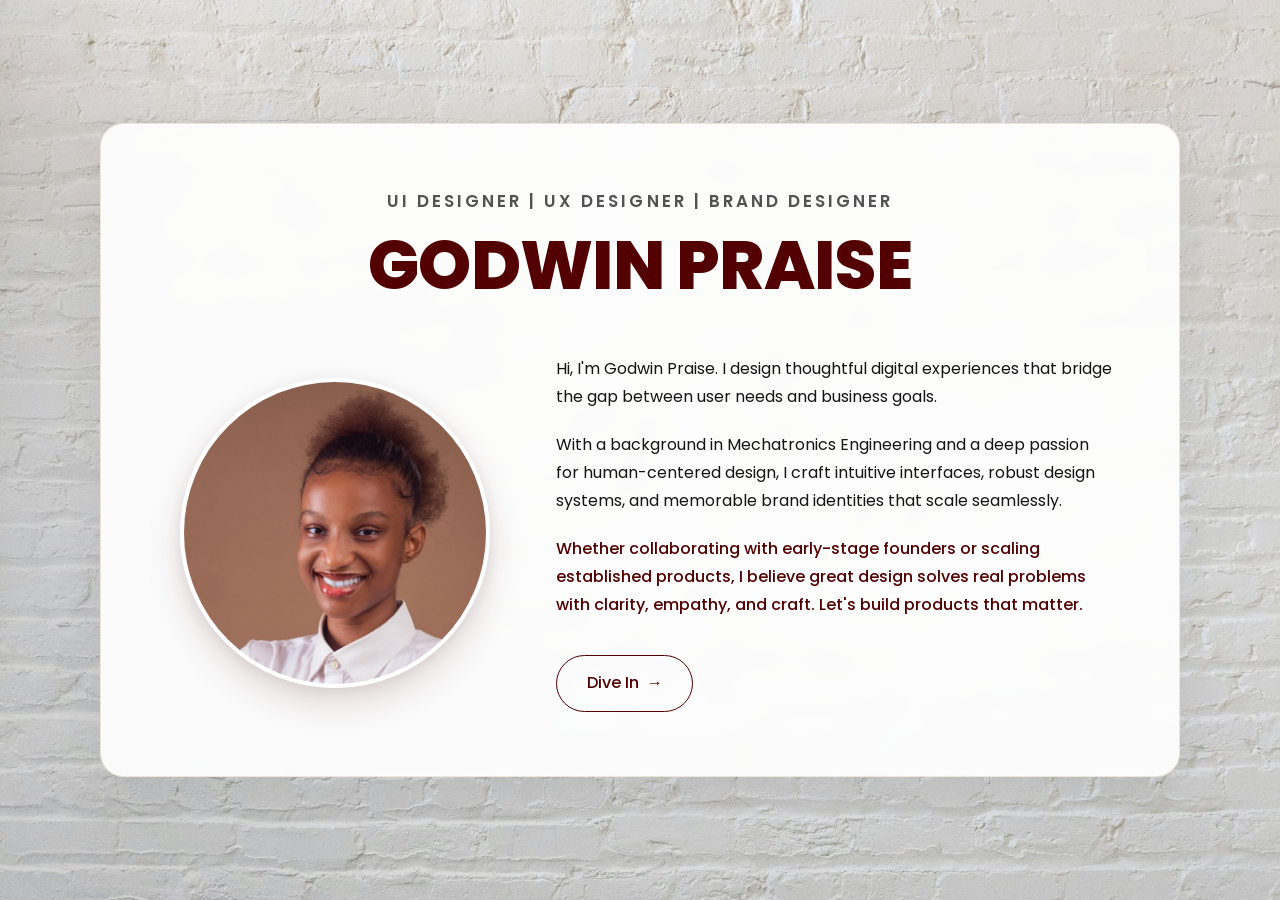
<file: index.html>
<!DOCTYPE html>
<html lang="en">
<head>
  <meta charset="UTF-8" />
  <meta name="viewport" content="width=device-width, initial-scale=1.0" />
  <title>Godwin Praise — UI, UX &amp; Brand Designer</title>
  <meta name="description" content="Portfolio of Godwin Praise, a UI, UX and brand designer creating clean, user-focused digital experiences that solve real user problems." />
  
  <!-- Favicon -->
  <link rel="icon" href="data:image/svg+xml,<svg xmlns=%22http://www.w3.org/2000/svg%22 viewBox=%220 0 100 100%22><rect width=%22100%22 height=%22100%22 rx=%2224%22 fill=%22%23520002%22/><text x=%2250%22 y=%2266%22 font-family=%22system-ui,sans-serif%22 font-weight=%22800%22 font-size=%2254%22 fill=%22%23FBF5E9%22 text-anchor=%22middle%22>P</text></svg>">
  
  <!-- Stylesheets -->
  <link rel="stylesheet" href="css/main.css?v=6" />
  <link rel="stylesheet" href="css/pages.css?v=6" />
</head>
<body class="welcome-body">

  <main class="welcome-card-wrapper" role="main">
    <header class="welcome-header">
      <p class="welcome-caption">UI DESIGNER | UX DESIGNER | BRAND DESIGNER</p>
      <h1 class="welcome-title">GODWIN PRAISE</h1>
    </header>

    <div class="welcome-content-grid">
      <!-- Portrait Photo with Offset Ring -->
      <div class="welcome-photo-container">
        <div class="welcome-photo-wrapper">
          <img 
            src="assets/images/godwin-praise-portrait.jpg" 
            alt="Godwin Praise smiling portrait" 
            class="welcome-photo-img" 
            width="310" 
            height="310"
            loading="eager"
            fetchpriority="high"
          />
        </div>
      </div>

      <!-- Intro Paragraphs & Action Button -->
      <div class="welcome-bio-column">
        <p>
          Hi, I'm Godwin Praise. I design thoughtful digital experiences that bridge the gap between user needs and business goals.
        </p>
        <p>
          With a background in Mechatronics Engineering and a deep passion for human-centered design, I craft intuitive interfaces, robust design systems, and memorable brand identities that scale seamlessly.
        </p>
        <p>
          Whether collaborating with early-stage founders or scaling established products, I believe great design solves real problems with clarity, empathy, and craft. Let's build products that matter.
        </p>
        <div class="welcome-btn-wrap">
          <a href="home.html" class="btn btn-outline" id="welcome-dive-in-btn">
            Dive In <span class="btn-arrow" aria-hidden="true">→</span>
          </a>
        </div>
      </div>
    </div>
  </main>

  <!-- Site Config & Interactive Script -->
  <script src="js/config.js"></script>
  <script src="js/main.js"></script>
</body>
</html>
</file>
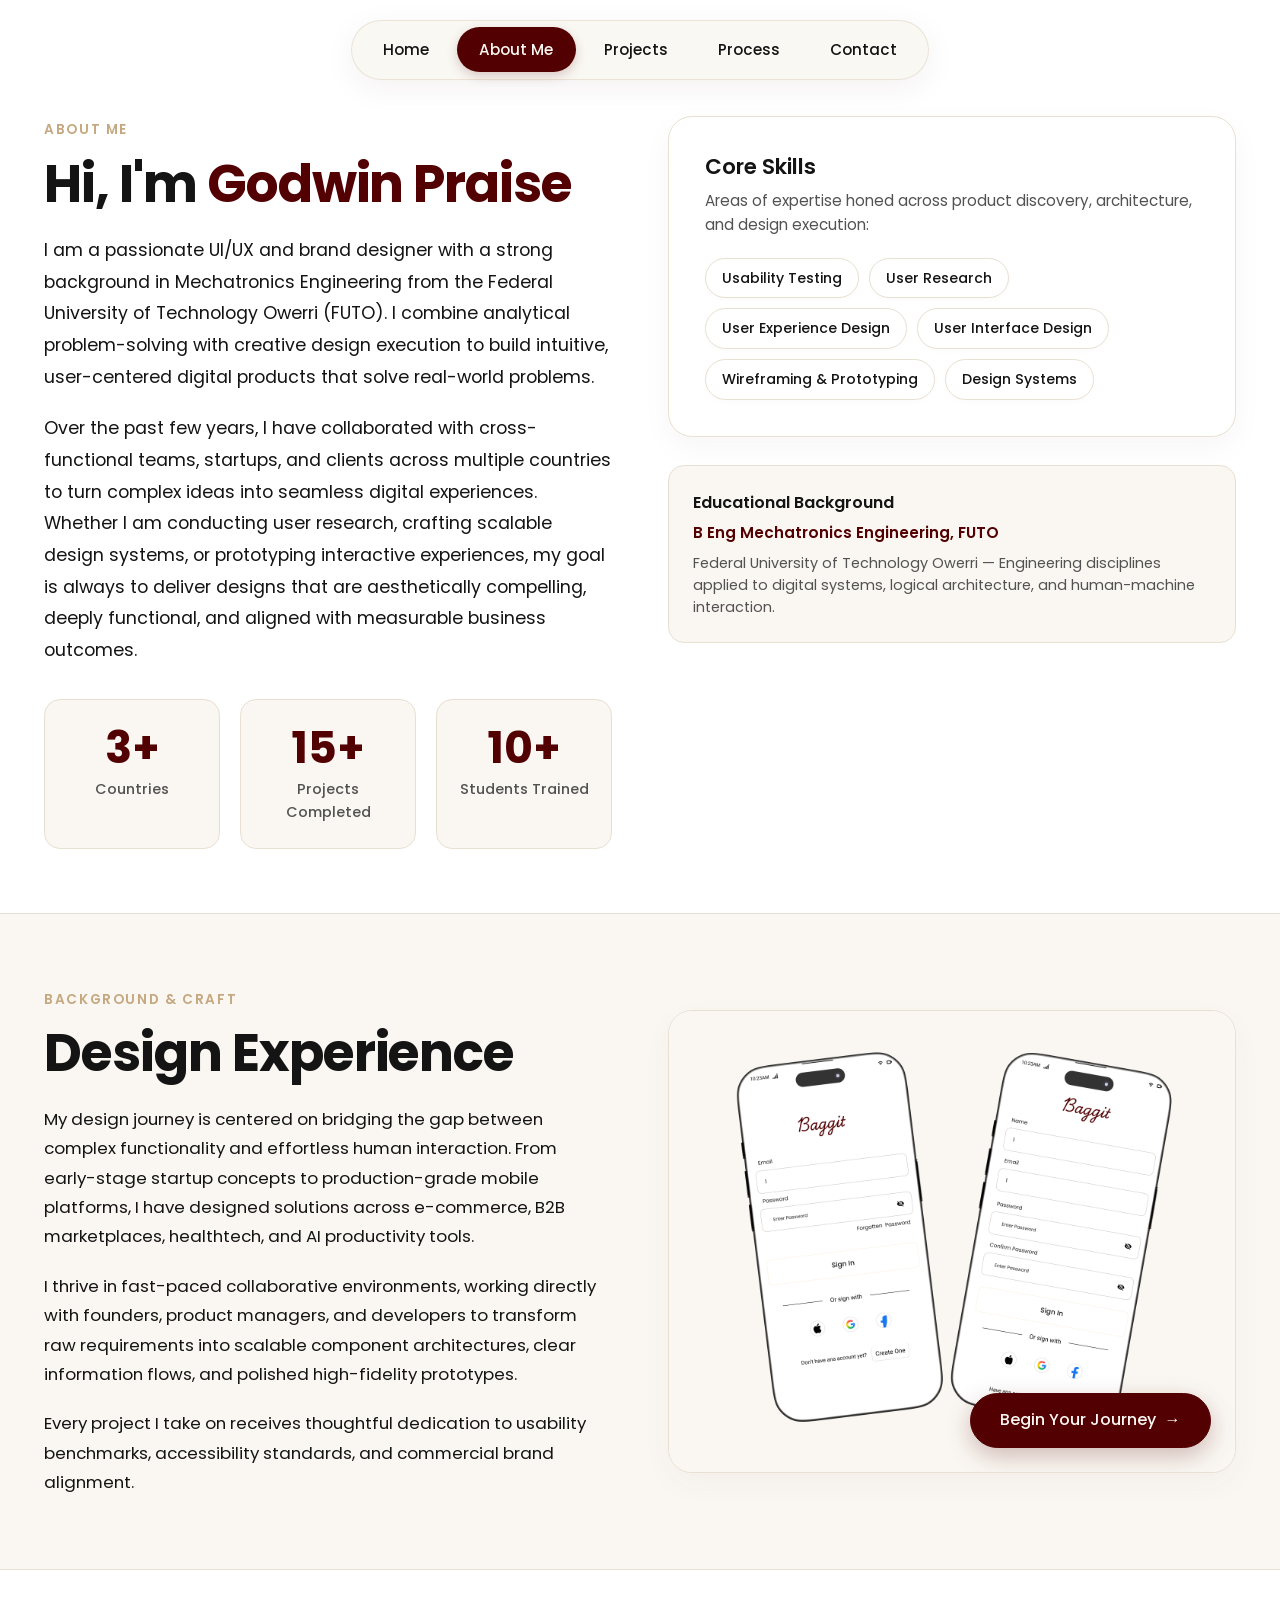
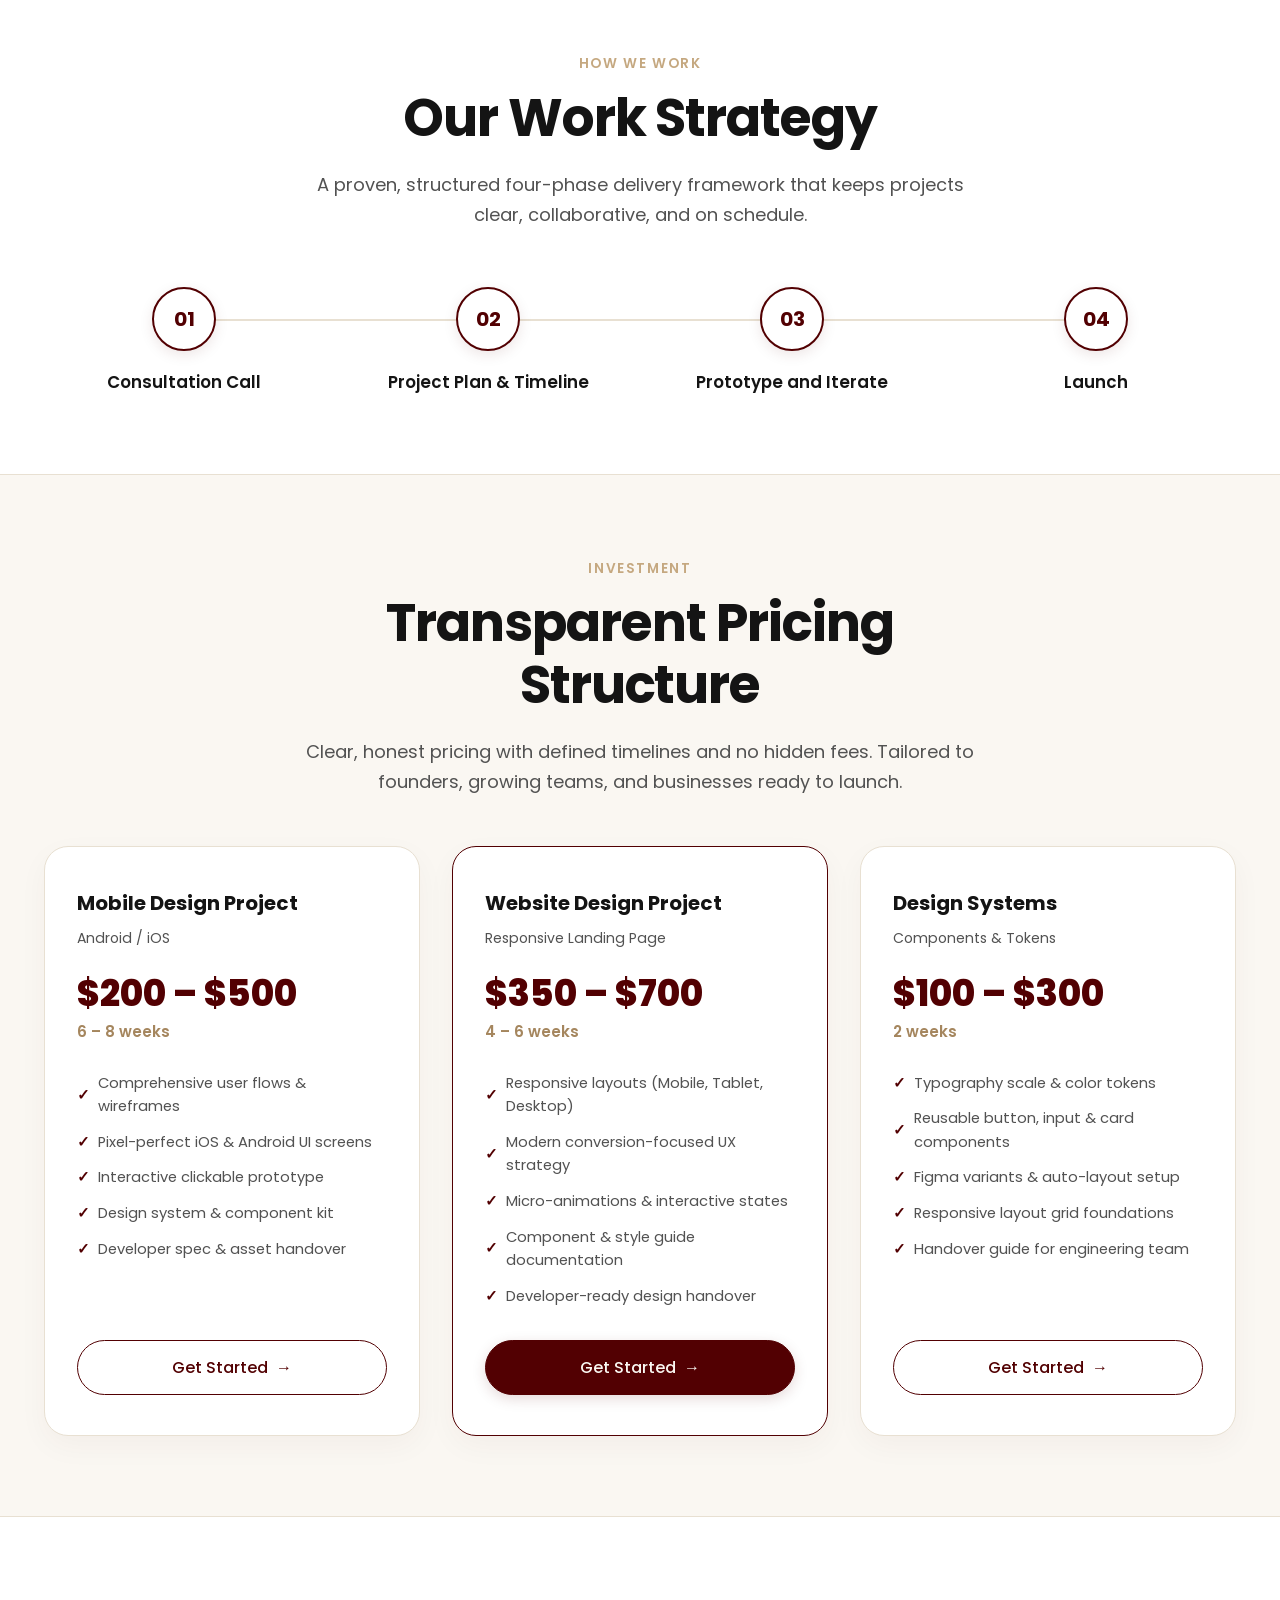
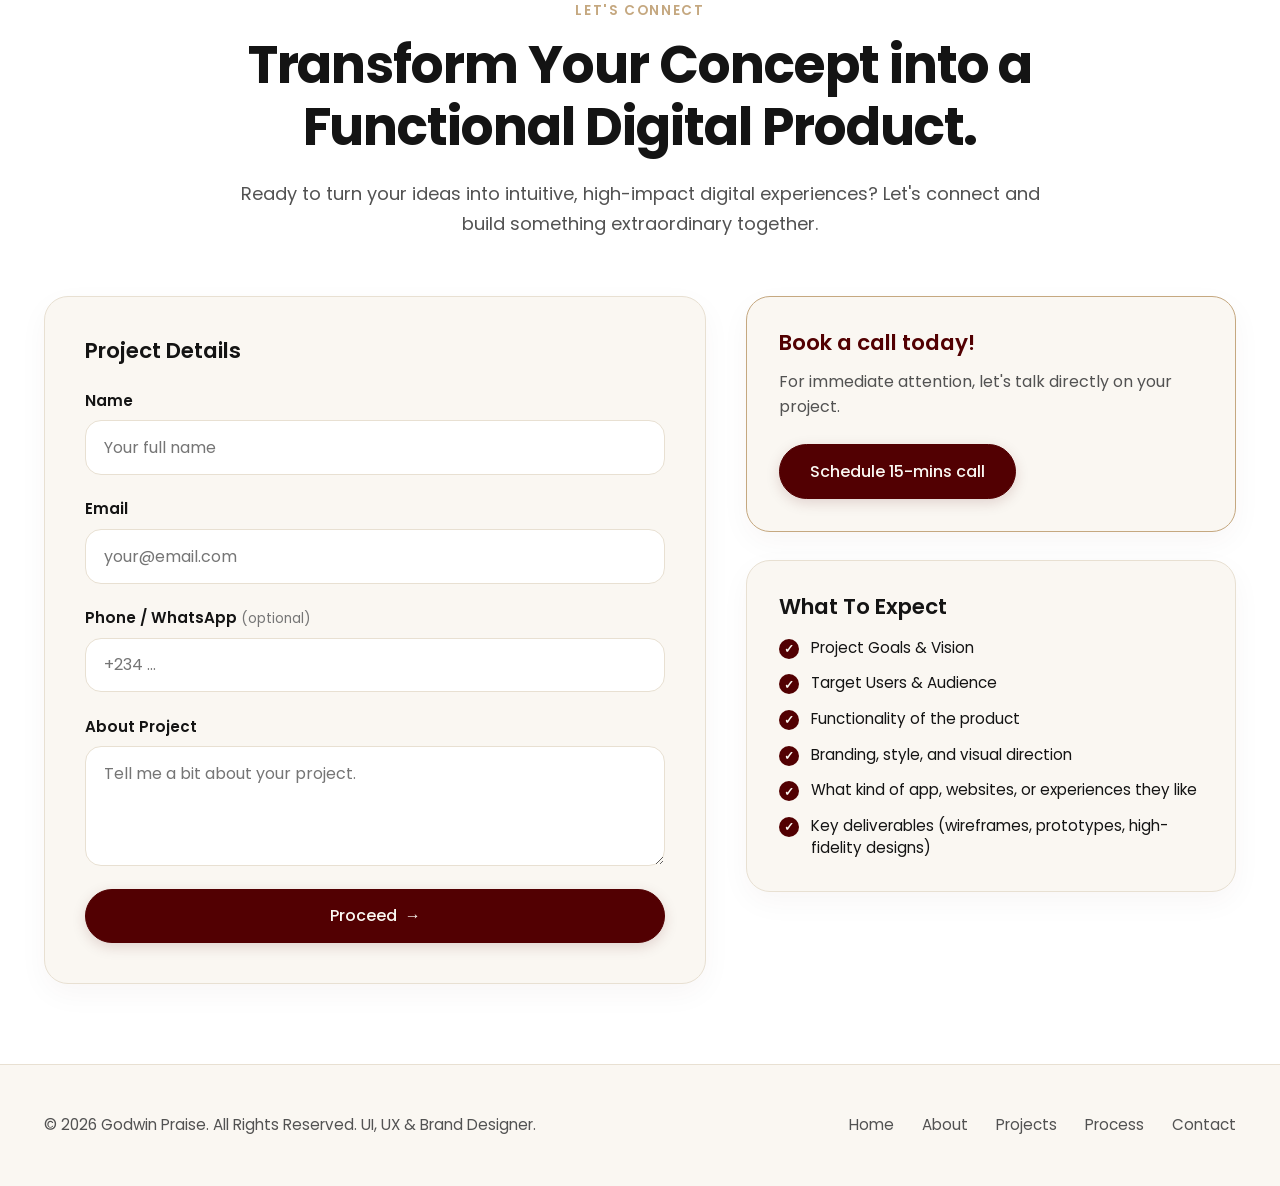
<file: about.html>
<!DOCTYPE html>
<html lang="en">
<head>
  <meta charset="UTF-8" />
  <meta name="viewport" content="width=device-width, initial-scale=1.0" />
  <title>About Me — Godwin Praise | UI, UX &amp; Brand Designer</title>
  <meta name="description" content="Learn more about Godwin Praise, a UI, UX and brand designer with an engineering background from FUTO dedicated to building intuitive, research-driven digital products." />
  
  <link rel="icon" href="data:image/svg+xml,<svg xmlns=%22http://www.w3.org/2000/svg%22 viewBox=%220 0 100 100%22><rect width=%22100%22 height=%22100%22 rx=%2224%22 fill=%22%23520002%22/><text x=%2250%22 y=%2266%22 font-family=%22system-ui,sans-serif%22 font-weight=%22800%22 font-size=%2254%22 fill=%22%23FBF5E9%22 text-anchor=%22middle%22>P</text></svg>">
  
  <link rel="stylesheet" href="css/main.css?v=6" />
  <link rel="stylesheet" href="css/pages.css?v=6" />
</head>
<body>

  <!-- Sticky Frosted-Glass Navigation -->
  <header class="header-nav">
    <nav class="nav-glass-bar" aria-label="Main Navigation">
      <a href="home.html" class="nav-link">Home</a>
      <a href="about.html" class="nav-link active" aria-current="page">About Me</a>
      <a href="projects.html" class="nav-link">Projects</a>
      <a href="process.html" class="nav-link">Process</a>
      <a href="contact.html" class="nav-link">Contact</a>
    </nav>

    <button class="nav-toggle-btn" aria-label="Toggle navigation menu" aria-expanded="false">
      <span class="nav-toggle-line"></span>
      <span class="nav-toggle-line"></span>
      <span class="nav-toggle-line"></span>
    </button>
  </header>

  <div class="mobile-nav-overlay" aria-hidden="true"></div>
  <div class="mobile-nav-panel" role="dialog" aria-modal="true" aria-label="Mobile Navigation">
    <a href="home.html" class="nav-link">Home</a>
    <a href="about.html" class="nav-link active" aria-current="page">About Me</a>
    <a href="projects.html" class="nav-link">Projects</a>
    <a href="process.html" class="nav-link">Process</a>
    <a href="contact.html" class="nav-link">Contact</a>
  </div>

  <main>
    <!-- 1. Intro, Stats, Skills & Education -->
    <section class="section about-hero-section" id="intro">
      <div class="container">
        <div class="about-intro-grid">
          <!-- Bio Column -->
          <div>
            <span class="badge-tan">About Me</span>
            <h1 class="heading-xl">
              Hi, I'm <span class="text-maroon">Godwin Praise</span>
            </h1>
            <div style="display: flex; flex-direction: column; gap: 1.25rem; font-size: 1.1rem; line-height: 1.8; color: var(--color-text-main);">
              <p>
                I am a passionate UI/UX and brand designer with a strong background in Mechatronics Engineering from the Federal University of Technology Owerri (FUTO). I combine analytical problem-solving with creative design execution to build intuitive, user-centered digital products that solve real-world problems.
              </p>
              <p>
                Over the past few years, I have collaborated with cross-functional teams, startups, and clients across multiple countries to turn complex ideas into seamless digital experiences. Whether I am conducting user research, crafting scalable design systems, or prototyping interactive experiences, my goal is always to deliver designs that are aesthetically compelling, deeply functional, and aligned with measurable business outcomes.
              </p>
            </div>

            <!-- Stats Cards Row (3 Cards: 3+ Countries, 15+ Projects, 10+ Students) -->
            <div class="stats-grid-row">
              <div class="stat-card">
                <div class="stat-number">3+</div>
                <div class="stat-label">Countries</div>
              </div>
              <div class="stat-card">
                <div class="stat-number">15+</div>
                <div class="stat-label">Projects Completed</div>
              </div>
              <div class="stat-card">
                <div class="stat-number">10+</div>
                <div class="stat-label">Students Trained</div>
              </div>
            </div>
          </div>

          <!-- Skills & Education Column -->
          <div>
            <div class="card" style="margin-bottom: 1.75rem;">
              <h2 class="heading-md" style="margin-bottom: 0.5rem;">Core Skills</h2>
              <p style="color: var(--color-text-muted); font-size: 0.95rem; margin-bottom: 1.25rem;">
                Areas of expertise honed across product discovery, architecture, and design execution:
              </p>
              <div class="skills-pills-wrap">
                <span class="skill-pill">Usability Testing</span>
                <span class="skill-pill">User Research</span>
                <span class="skill-pill">User Experience Design</span>
                <span class="skill-pill">User Interface Design</span>
                <span class="skill-pill">Wireframing &amp; Prototyping</span>
                <span class="skill-pill">Design Systems</span>
              </div>
            </div>

            <div class="education-card">
              <h2 class="education-title">Educational Background</h2>
              <p class="education-desc">B Eng Mechatronics Engineering, FUTO</p>
              <p style="font-size: 0.9rem; color: var(--color-text-muted); margin-top: 0.5rem; line-height: 1.5;">
                Federal University of Technology Owerri — Engineering disciplines applied to digital systems, logical architecture, and human-machine interaction.
              </p>
            </div>
          </div>
        </div>
      </div>
    </section>

    <!-- 2. Design Experience -->
    <section class="section design-experience-section" id="experience">
      <div class="container">
        <div class="experience-grid">
          <div>
            <span class="badge-tan">Background &amp; Craft</span>
            <h2 class="heading-xl">Design Experience</h2>
            <div style="display: flex; flex-direction: column; gap: 1.25rem; font-size: 1.05rem; line-height: 1.75; color: var(--color-text-main);">
              <p>
                My design journey is centered on bridging the gap between complex functionality and effortless human interaction. From early-stage startup concepts to production-grade mobile platforms, I have designed solutions across e-commerce, B2B marketplaces, healthtech, and AI productivity tools.
              </p>
              <p>
                I thrive in fast-paced collaborative environments, working directly with founders, product managers, and developers to transform raw requirements into scalable component architectures, clear information flows, and polished high-fidelity prototypes.
              </p>
              <p>
                Every project I take on receives thoughtful dedication to usability benchmarks, accessibility standards, and commercial brand alignment.
              </p>
            </div>
          </div>

          <div class="experience-media-wrap">
            <img 
              src="assets/images/baggit-auth.png" 
              alt="Baggit mobile application authentication interface" 
              class="experience-img"
              width="744"
              height="605"
              loading="lazy"
            />
            <a href="contact.html" class="btn btn-primary experience-overlay-btn" id="about-begin-journey-btn">
              Begin Your Journey <span class="btn-arrow" aria-hidden="true">→</span>
            </a>
          </div>
        </div>
      </div>
    </section>

    <!-- 3. Our Work Strategy (4 Numbered Circles Joined by a Line) -->
    <section class="section work-strategy-section" id="strategy">
      <div class="container" style="text-align: center;">
        <span class="badge-tan">How We Work</span>
        <h2 class="heading-xl">Our Work Strategy</h2>
        <p class="body-lead" style="max-width: 650px; margin: 0 auto;">
          A proven, structured four-phase delivery framework that keeps projects clear, collaborative, and on schedule.
        </p>

        <div class="strategy-steps-row">
          <div class="strategy-step-item">
            <div class="strategy-circle">01</div>
            <h3 class="strategy-step-title">Consultation Call</h3>
          </div>
          <div class="strategy-step-item">
            <div class="strategy-circle">02</div>
            <h3 class="strategy-step-title">Project Plan &amp; Timeline</h3>
          </div>
          <div class="strategy-step-item">
            <div class="strategy-circle">03</div>
            <h3 class="strategy-step-title">Prototype and Iterate</h3>
          </div>
          <div class="strategy-step-item">
            <div class="strategy-circle">04</div>
            <h3 class="strategy-step-title">Launch</h3>
          </div>
        </div>
      </div>
    </section>

    <!-- 4. Transparent Pricing Structure (Cream Background, 3 Equal Cards) -->
    <section class="section pricing-section" id="pricing">
      <div class="container">
        <div style="text-align: center; max-width: 720px; margin: 0 auto;">
          <span class="badge-tan">Investment</span>
          <h2 class="heading-xl">Transparent Pricing Structure</h2>
          <p class="body-lead">
            Clear, honest pricing with defined timelines and no hidden fees. Tailored to founders, growing teams, and businesses ready to launch.
          </p>
        </div>

        <div class="pricing-cards-grid">
          <!-- Card 1: Mobile Design Project -->
          <div class="pricing-card">
            <h3 class="pricing-tier-name">Mobile Design Project</h3>
            <p class="pricing-device-scope">Android / iOS</p>
            <div class="pricing-cost">$200 – $500</div>
            <div class="pricing-timeline">6 – 8 weeks</div>
            <ul class="pricing-features">
              <li>Comprehensive user flows &amp; wireframes</li>
              <li>Pixel-perfect iOS &amp; Android UI screens</li>
              <li>Interactive clickable prototype</li>
              <li>Design system &amp; component kit</li>
              <li>Developer spec &amp; asset handover</li>
            </ul>
            <a href="contact.html" class="btn btn-outline" id="pricing-mobile-btn">
              Get Started <span class="btn-arrow" aria-hidden="true">→</span>
            </a>
          </div>

          <!-- Card 2: Website Design Project -->
          <div class="pricing-card" style="border-color: var(--color-maroon);">
            <div style="display: flex; justify-content: space-between; align-items: baseline;">
              <h3 class="pricing-tier-name">Website Design Project</h3>
            </div>
            <p class="pricing-device-scope">Responsive Landing Page</p>
            <div class="pricing-cost">$350 – $700</div>
            <div class="pricing-timeline">4 – 6 weeks</div>
            <ul class="pricing-features">
              <li>Responsive layouts (Mobile, Tablet, Desktop)</li>
              <li>Modern conversion-focused UX strategy</li>
              <li>Micro-animations &amp; interactive states</li>
              <li>Component &amp; style guide documentation</li>
              <li>Developer-ready design handover</li>
            </ul>
            <a href="contact.html" class="btn btn-primary" id="pricing-website-btn">
              Get Started <span class="btn-arrow" aria-hidden="true">→</span>
            </a>
          </div>

          <!-- Card 3: Design Systems / Components -->
          <div class="pricing-card">
            <h3 class="pricing-tier-name">Design Systems</h3>
            <p class="pricing-device-scope">Components &amp; Tokens</p>
            <div class="pricing-cost">$100 – $300</div>
            <div class="pricing-timeline">2 weeks</div>
            <ul class="pricing-features">
              <li>Typography scale &amp; color tokens</li>
              <li>Reusable button, input &amp; card components</li>
              <li>Figma variants &amp; auto-layout setup</li>
              <li>Responsive layout grid foundations</li>
              <li>Handover guide for engineering team</li>
            </ul>
            <a href="contact.html" class="btn btn-outline" id="pricing-design-system-btn">
              Get Started <span class="btn-arrow" aria-hidden="true">→</span>
            </a>
          </div>
        </div>
      </div>
    </section>

    <!-- 5. Closing Contact Section (Reusable Component) -->
    <section class="section section-closing-contact" id="contact-section">
      <div class="container">
        <div class="closing-contact-header">
          <span class="badge-tan">Let's Connect</span>
          <h2 class="heading-xl">Transform Your Concept into a Functional Digital Product.</h2>
          <p class="body-lead">
            Ready to turn your ideas into intuitive, high-impact digital experiences? Let's connect and build something extraordinary together.
          </p>
        </div>

        <div class="closing-contact-grid">
          <div class="contact-form-card">
            <h3 class="heading-md" style="margin-bottom: 1.5rem;">Project Details</h3>
            <form 
              name="contact-about" 
              method="POST" 
              data-netlify="true" 
              netlify-honeypot="bot-field"
              class="contact-form"
              id="about-contact-form"
            >
              <input type="hidden" name="form-name" value="contact-about" />
              
              <p class="visually-hidden">
                <label>Don't fill this out if you're human: <input name="bot-field" /></label>
              </p>

              <div class="form-group">
                <label for="about-name" class="form-label">Name</label>
                <input type="text" id="about-name" name="name" class="form-control" placeholder="Your full name" required />
                <span class="form-error" aria-live="polite"></span>
              </div>

              <div class="form-group">
                <label for="about-email" class="form-label">Email</label>
                <input type="email" id="about-email" name="email" class="form-control" placeholder="your@email.com" required />
                <span class="form-error" aria-live="polite"></span>
              </div>

              <div class="form-group">
                <label for="about-phone" class="form-label">Phone / WhatsApp <span class="optional">(optional)</span></label>
                <input type="tel" id="about-phone" name="phone" class="form-control" placeholder="+234 ..." />
              </div>

              <div class="form-group">
                <label for="about-message" class="form-label">About Project</label>
                <textarea id="about-message" name="message" class="form-control" placeholder="Tell me a bit about your project." required></textarea>
                <span class="form-error" aria-live="polite"></span>
              </div>

              <button type="submit" class="btn btn-primary" style="width: 100%;" id="about-form-submit-btn">
                Proceed <span class="btn-arrow" aria-hidden="true">→</span>
              </button>
            </form>
          </div>

          <div class="contact-sidebar">
            <div class="sidebar-card book-call-card">
              <h3 class="heading-md" style="color: var(--color-maroon);">Book a call today!</h3>
              <p style="color: var(--color-text-muted); margin-bottom: 1.5rem; line-height: 1.6;">
                For immediate attention, let's talk directly on your project.
              </p>
              <a 
                href="https://cal.com/praise-godwin-6lfzkq/15min" 
                target="_blank" 
                rel="noopener noreferrer" 
                class="btn btn-primary"
                data-config-booking
                id="about-book-call-btn"
              >
                Schedule 15-mins call
              </a>
            </div>

            <div class="sidebar-card">
              <h3 class="heading-md" style="margin-bottom: 0.5rem;">What To Expect</h3>
              <ul class="what-to-expect-list">
                <li class="what-to-expect-item">
                  <span class="check-dot">✓</span>
                  <span>Project Goals &amp; Vision</span>
                </li>
                <li class="what-to-expect-item">
                  <span class="check-dot">✓</span>
                  <span>Target Users &amp; Audience</span>
                </li>
                <li class="what-to-expect-item">
                  <span class="check-dot">✓</span>
                  <span>Functionality of the product</span>
                </li>
                <li class="what-to-expect-item">
                  <span class="check-dot">✓</span>
                  <span>Branding, style, and visual direction</span>
                </li>
                <li class="what-to-expect-item">
                  <span class="check-dot">✓</span>
                  <span>What kind of app, websites, or experiences they like</span>
                </li>
                <li class="what-to-expect-item">
                  <span class="check-dot">✓</span>
                  <span>Key deliverables (wireframes, prototypes, high-fidelity designs)</span>
                </li>
              </ul>
            </div>
          </div>
        </div>
      </div>
    </section>
  </main>

  <footer class="site-footer">
    <div class="container footer-content">
      <p>© 2026 Godwin Praise. All Rights Reserved. UI, UX &amp; Brand Designer.</p>
      <div class="footer-links">
        <a href="home.html" class="footer-link">Home</a>
        <a href="about.html" class="footer-link">About</a>
        <a href="projects.html" class="footer-link">Projects</a>
        <a href="process.html" class="footer-link">Process</a>
        <a href="contact.html" class="footer-link">Contact</a>
      </div>
    </div>
  </footer>

  <script src="js/config.js"></script>
  <script src="js/main.js"></script>
</body>
</html>
</file>
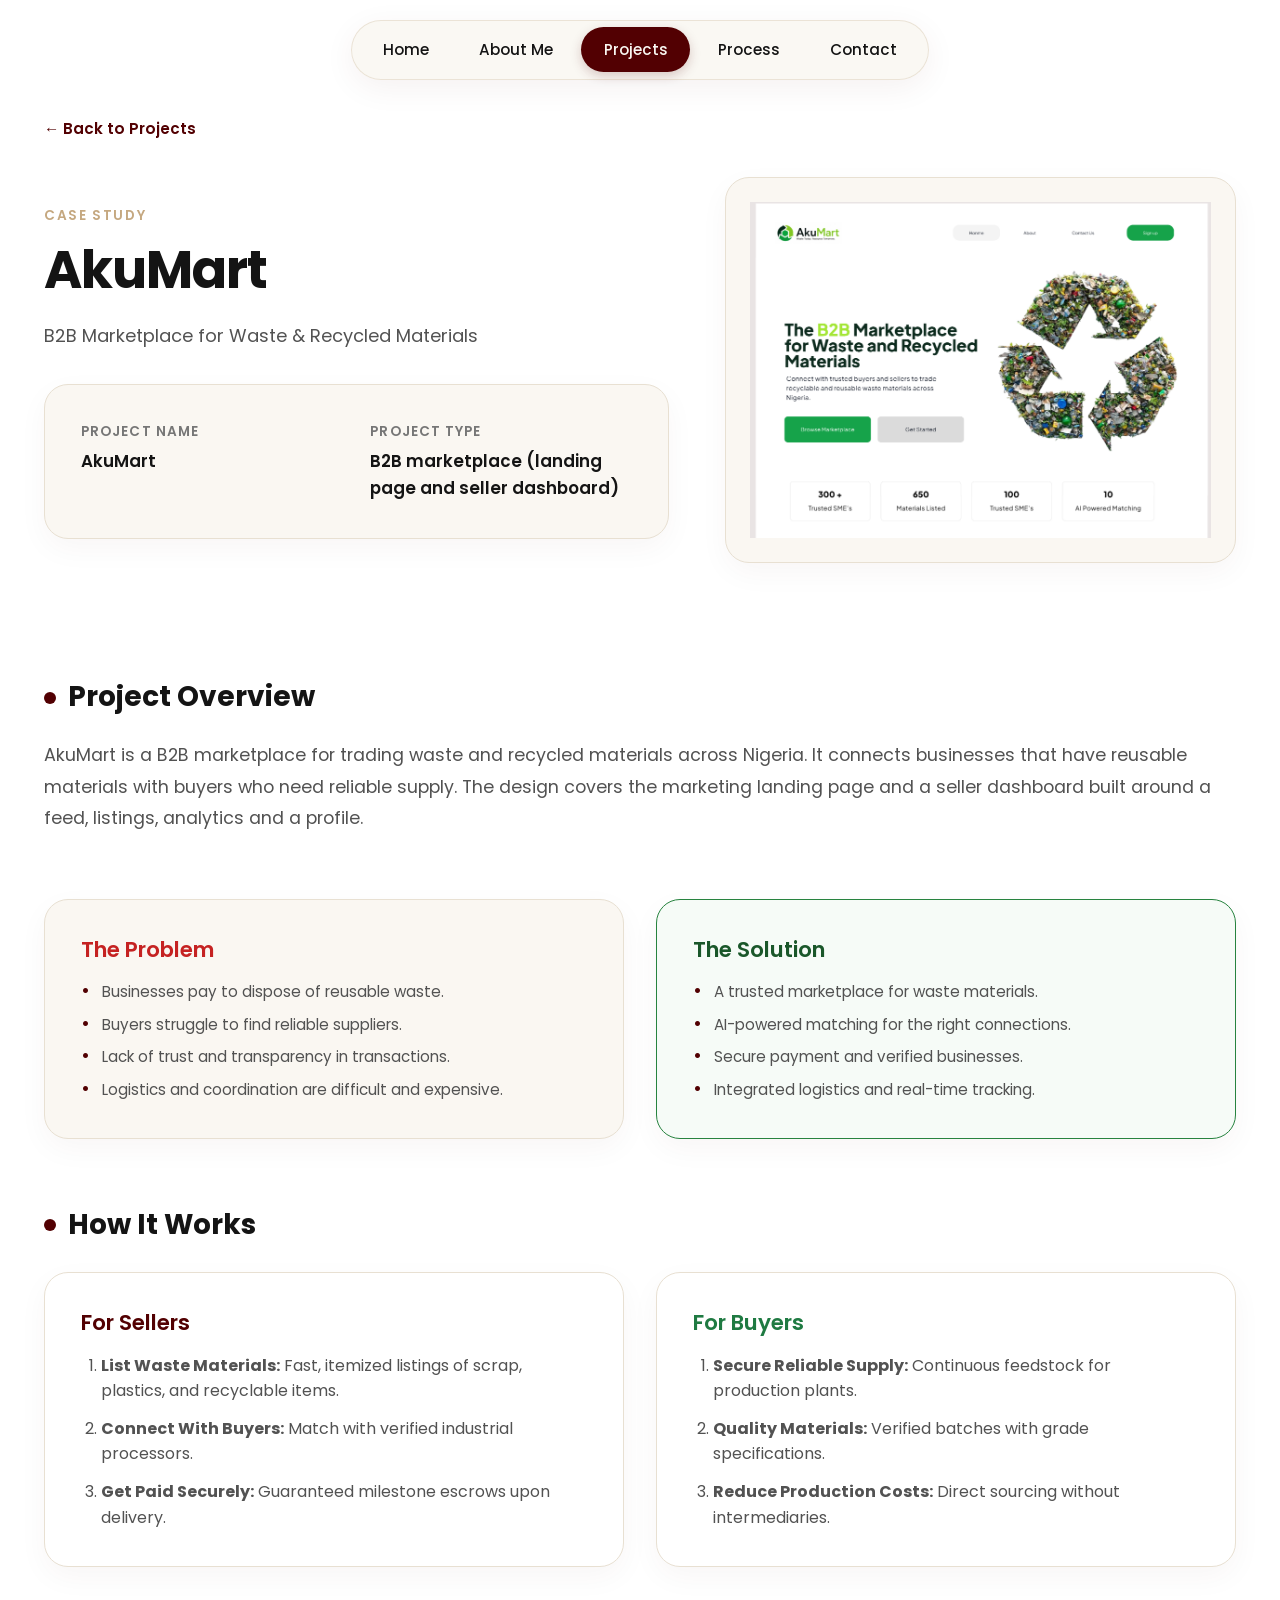
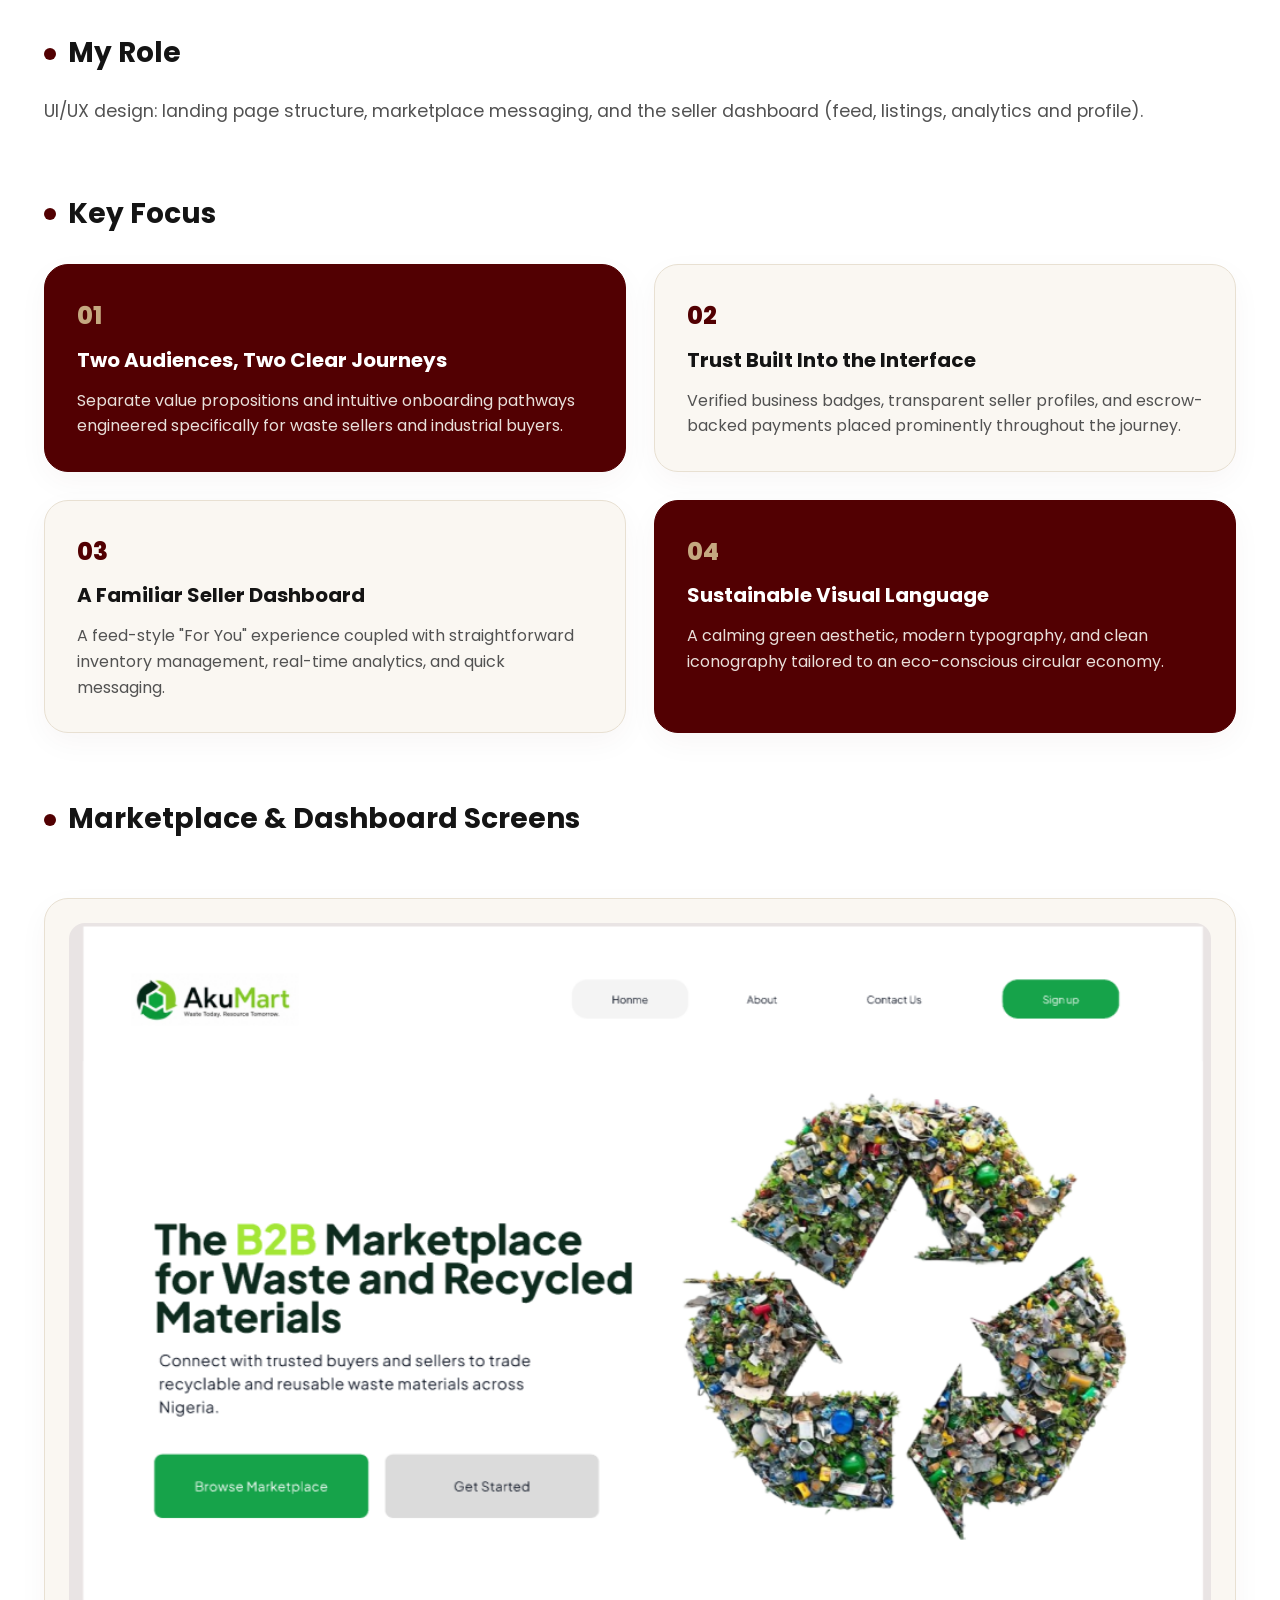
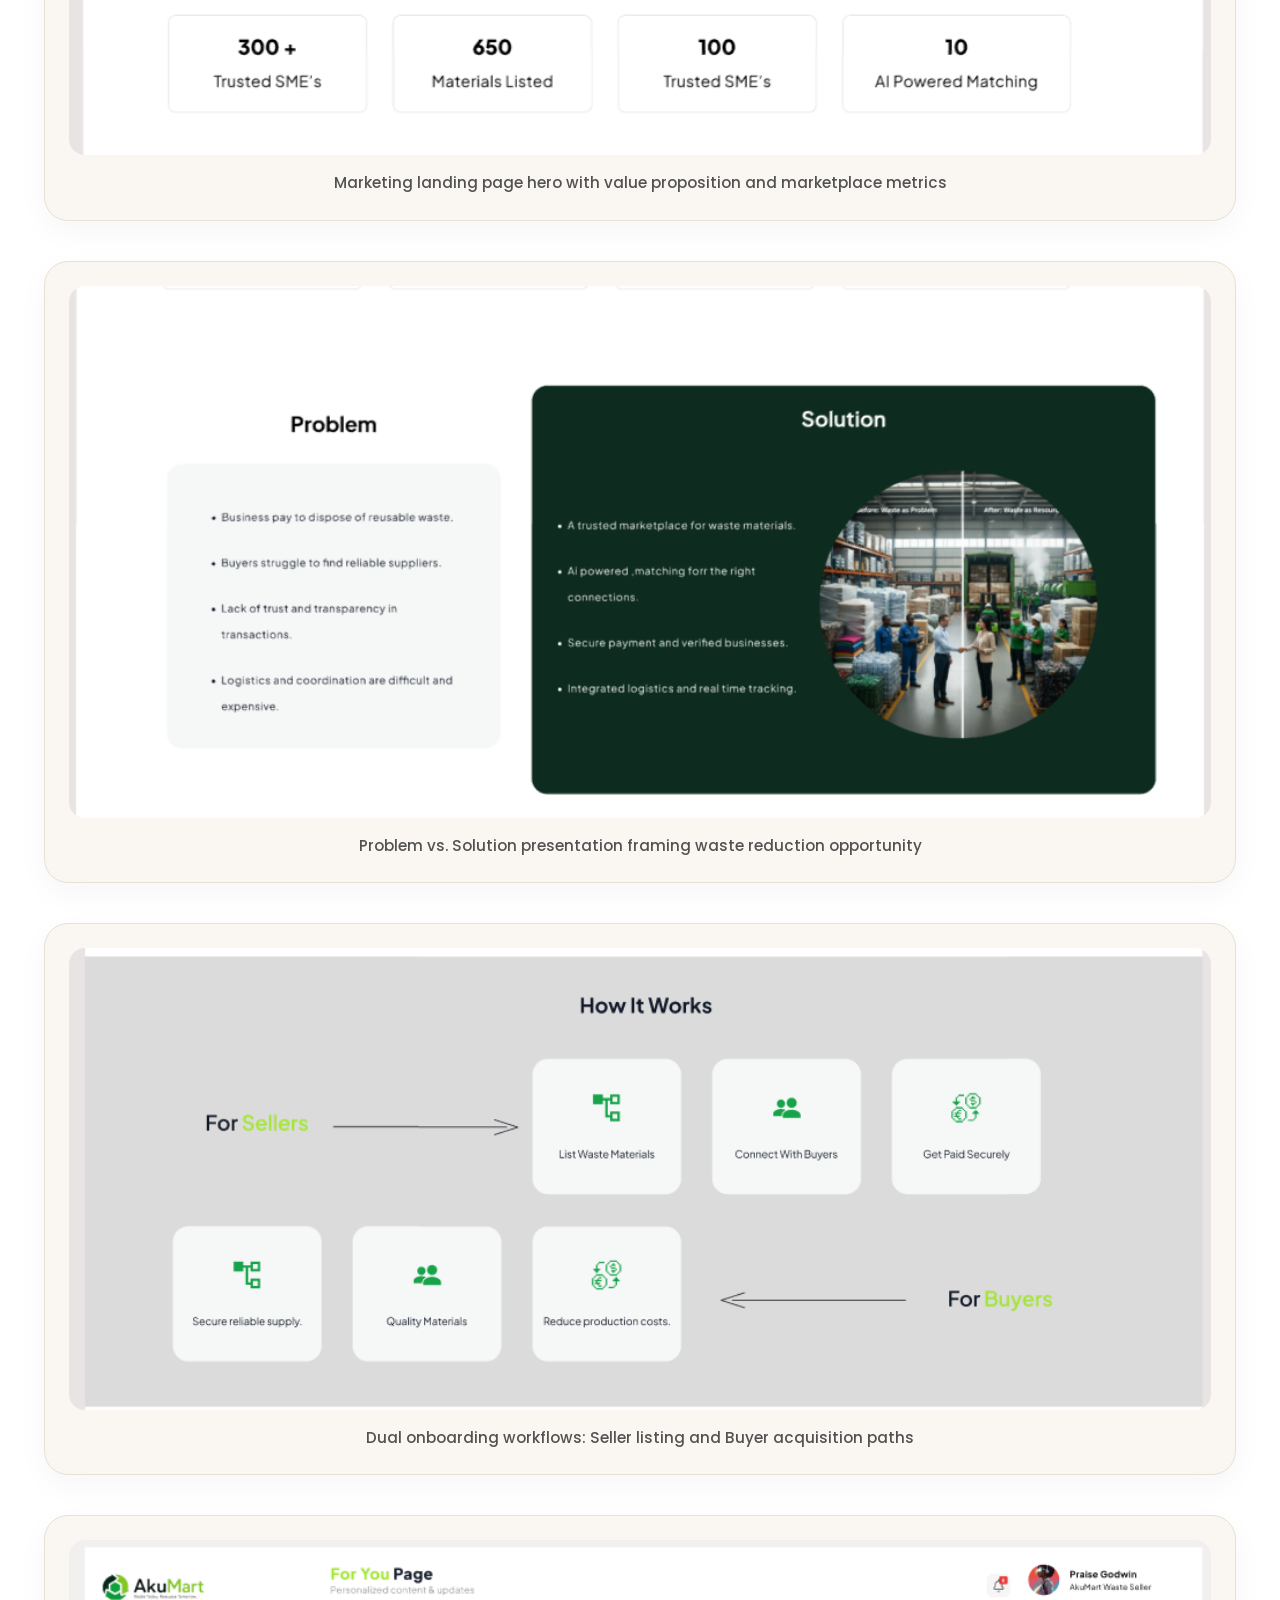
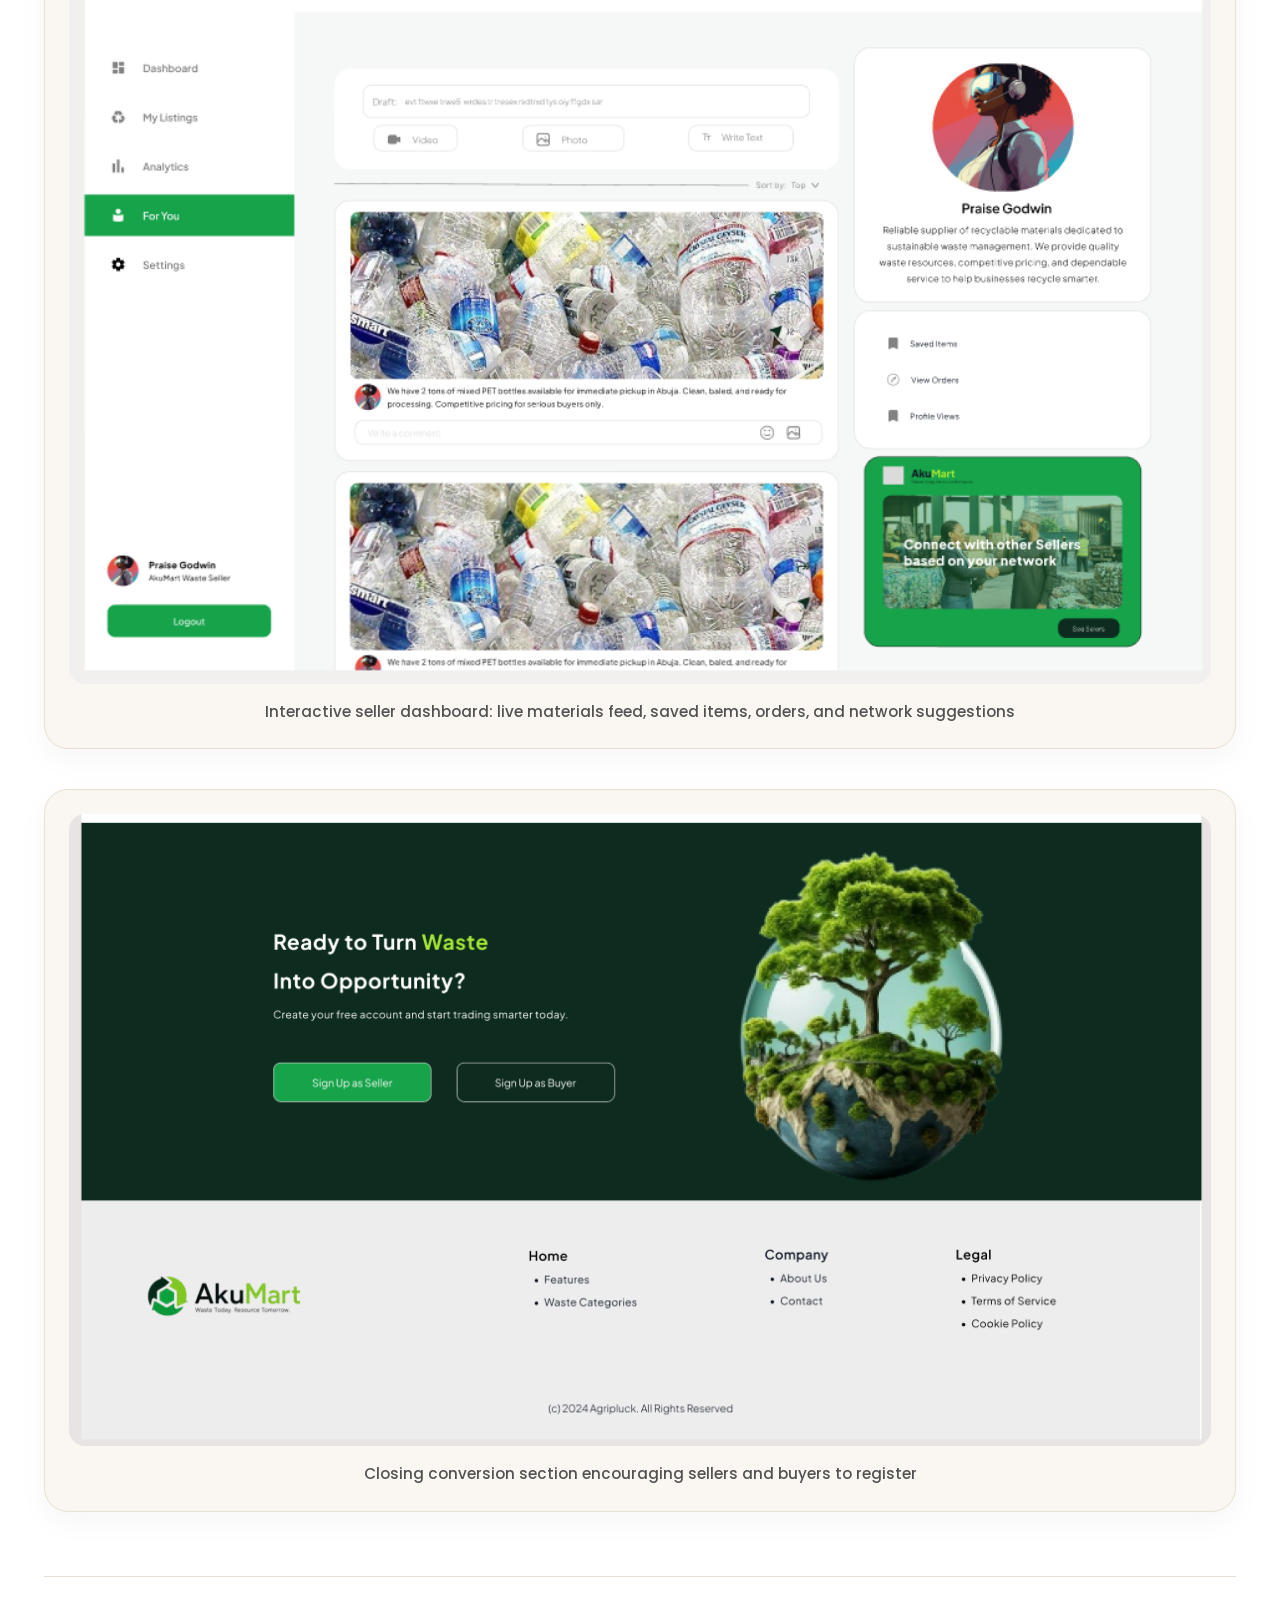
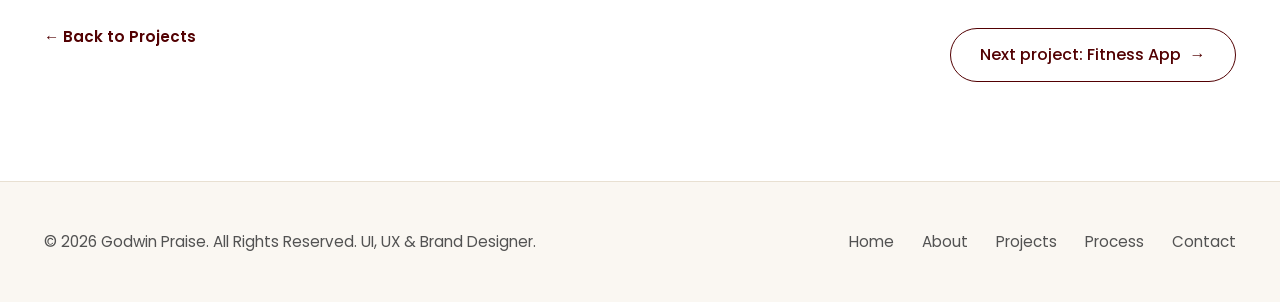
<file: akumart.html>
<!DOCTYPE html>
<html lang="en">
<head>
  <meta charset="UTF-8" />
  <meta name="viewport" content="width=device-width, initial-scale=1.0" />
  <title>AkuMart Case Study — Godwin Praise | UI, UX &amp; Brand Designer</title>
  <meta name="description" content="Case study of AkuMart B2B marketplace for waste and recycled materials designed by Godwin Praise. Connecting businesses and buyers with transparency and smart matching." />
  
  <link rel="icon" href="data:image/svg+xml,<svg xmlns=%22http://www.w3.org/2000/svg%22 viewBox=%220 0 100 100%22><rect width=%22100%22 height=%22100%22 rx=%2224%22 fill=%22%23520002%22/><text x=%2250%22 y=%2266%22 font-family=%22system-ui,sans-serif%22 font-weight=%22800%22 font-size=%2254%22 fill=%22%23FBF5E9%22 text-anchor=%22middle%22>P</text></svg>">
  
  <link rel="stylesheet" href="css/main.css?v=6" />
  <link rel="stylesheet" href="css/pages.css?v=6" />
</head>
<body>

  <!-- Sticky Frosted-Glass Navigation -->
  <header class="header-nav">
    <nav class="nav-glass-bar" aria-label="Main Navigation">
      <a href="home.html" class="nav-link">Home</a>
      <a href="about.html" class="nav-link">About Me</a>
      <a href="projects.html" class="nav-link active">Projects</a>
      <a href="process.html" class="nav-link">Process</a>
      <a href="contact.html" class="nav-link">Contact</a>
    </nav>

    <button class="nav-toggle-btn" aria-label="Toggle navigation menu" aria-expanded="false">
      <span class="nav-toggle-line"></span>
      <span class="nav-toggle-line"></span>
      <span class="nav-toggle-line"></span>
    </button>
  </header>

  <div class="mobile-nav-overlay" aria-hidden="true"></div>
  <div class="mobile-nav-panel" role="dialog" aria-modal="true" aria-label="Mobile Navigation">
    <a href="home.html" class="nav-link">Home</a>
    <a href="about.html" class="nav-link">About Me</a>
    <a href="projects.html" class="nav-link active">Projects</a>
    <a href="process.html" class="nav-link">Process</a>
    <a href="contact.html" class="nav-link">Contact</a>
  </div>

  <main>
    <article class="case-study-article">
      <!-- Top Hero Section -->
      <section class="case-study-hero">
        <div class="container">
          <a href="projects.html" class="case-study-back-link" id="back-to-projects-link">
            ← Back to Projects
          </a>

          <div class="case-study-hero-grid">
            <div>
              <span class="badge-tan">Case Study</span>
              <h1 class="heading-xl">AkuMart</h1>
              <p class="body-lead" style="margin-bottom: 2rem;">
                B2B Marketplace for Waste &amp; Recycled Materials
              </p>

              <!-- Project Details Summary Card -->
              <div class="project-details-card" style="margin-bottom: 0;">
                <div class="project-details-grid">
                  <div>
                    <div class="detail-row-label">Project Name</div>
                    <div class="detail-row-value">AkuMart</div>
                  </div>
                  <div>
                    <div class="detail-row-label">Project Type</div>
                    <div class="detail-row-value">B2B marketplace (landing page and seller dashboard)</div>
                  </div>
                </div>
              </div>
            </div>

            <div class="case-study-hero-img-wrap">
              <img 
                src="assets/images/akumart-landing-hero.png" 
                alt="AkuMart B2B marketplace landing hero interface" 
                class="case-study-hero-img"
                width="496"
                height="361"
                loading="eager"
              />
            </div>
          </div>
        </div>
      </section>

      <!-- Case Study Body Sections -->
      <section class="case-study-body-section">
        <div class="container">
          <!-- Project Overview -->
          <div class="case-block">
            <h2 class="case-block-heading">Project Overview</h2>
            <p class="case-text">
              AkuMart is a B2B marketplace for trading waste and recycled materials across Nigeria. It connects businesses that have reusable materials with buyers who need reliable supply. The design covers the marketing landing page and a seller dashboard built around a feed, listings, analytics and a profile.
            </p>
          </div>

          <!-- Problem & Solution Comparison Cards -->
          <div class="case-block">
            <div style="display: grid; grid-template-columns: repeat(auto-fit, minmax(300px, 1fr)); gap: 2rem;">
              <!-- Problem Card -->
              <div class="card card-cream">
                <h3 class="heading-md" style="color: var(--color-error); margin-bottom: 1rem;">The Problem</h3>
                <ul class="step-bullets-list">
                  <li>Businesses pay to dispose of reusable waste.</li>
                  <li>Buyers struggle to find reliable suppliers.</li>
                  <li>Lack of trust and transparency in transactions.</li>
                  <li>Logistics and coordination are difficult and expensive.</li>
                </ul>
              </div>

              <!-- Solution Card -->
              <div class="card" style="border-color: #27833f; background-color: #f6fbf7;">
                <h3 class="heading-md" style="color: #1a572a; margin-bottom: 1rem;">The Solution</h3>
                <ul class="step-bullets-list">
                  <li>A trusted marketplace for waste materials.</li>
                  <li>AI-powered matching for the right connections.</li>
                  <li>Secure payment and verified businesses.</li>
                  <li>Integrated logistics and real-time tracking.</li>
                </ul>
              </div>
            </div>
          </div>

          <!-- How It Works Section -->
          <div class="case-block">
            <h2 class="case-block-heading">How It Works</h2>
            <div style="display: grid; grid-template-columns: repeat(auto-fit, minmax(280px, 1fr)); gap: 2rem; margin-top: 1.5rem;">
              <div class="card">
                <h3 class="heading-md text-maroon">For Sellers</h3>
                <ol style="padding-left: 1.25rem; display: flex; flex-direction: column; gap: 0.75rem; margin-top: 1rem; color: var(--color-text-muted);">
                  <li><strong>List Waste Materials:</strong> Fast, itemized listings of scrap, plastics, and recyclable items.</li>
                  <li><strong>Connect With Buyers:</strong> Match with verified industrial processors.</li>
                  <li><strong>Get Paid Securely:</strong> Guaranteed milestone escrows upon delivery.</li>
                </ol>
              </div>

              <div class="card">
                <h3 class="heading-md" style="color: #1f7a42;">For Buyers</h3>
                <ol style="padding-left: 1.25rem; display: flex; flex-direction: column; gap: 0.75rem; margin-top: 1rem; color: var(--color-text-muted);">
                  <li><strong>Secure Reliable Supply:</strong> Continuous feedstock for production plants.</li>
                  <li><strong>Quality Materials:</strong> Verified batches with grade specifications.</li>
                  <li><strong>Reduce Production Costs:</strong> Direct sourcing without intermediaries.</li>
                </ol>
              </div>
            </div>
          </div>

          <!-- My Role -->
          <div class="case-block">
            <h2 class="case-block-heading">My Role</h2>
            <p class="case-text">
              UI/UX design: landing page structure, marketplace messaging, and the seller dashboard (feed, listings, analytics and profile).
            </p>
          </div>

          <!-- Key Focus (2x2 Grid: 1 & 4 Maroon, 2 & 3 Cream) -->
          <div class="case-block">
            <h2 class="case-block-heading">Key Focus</h2>
            <div class="key-focus-grid">
              <!-- 1: Maroon -->
              <div class="key-focus-card">
                <div class="key-focus-num">01</div>
                <h3 class="key-focus-title">Two Audiences, Two Clear Journeys</h3>
                <p class="key-focus-text">
                  Separate value propositions and intuitive onboarding pathways engineered specifically for waste sellers and industrial buyers.
                </p>
              </div>

              <!-- 2: Cream -->
              <div class="key-focus-card">
                <div class="key-focus-num">02</div>
                <h3 class="key-focus-title">Trust Built Into the Interface</h3>
                <p class="key-focus-text">
                  Verified business badges, transparent seller profiles, and escrow-backed payments placed prominently throughout the journey.
                </p>
              </div>

              <!-- 3: Cream -->
              <div class="key-focus-card">
                <div class="key-focus-num">03</div>
                <h3 class="key-focus-title">A Familiar Seller Dashboard</h3>
                <p class="key-focus-text">
                  A feed-style "For You" experience coupled with straightforward inventory management, real-time analytics, and quick messaging.
                </p>
              </div>

              <!-- 4: Maroon -->
              <div class="key-focus-card">
                <div class="key-focus-num">04</div>
                <h3 class="key-focus-title">Sustainable Visual Language</h3>
                <p class="key-focus-text">
                  A calming green aesthetic, modern typography, and clean iconography tailored to an eco-conscious circular economy.
                </p>
              </div>
            </div>
          </div>

          <!-- Gallery of Screens -->
          <div class="case-block">
            <h2 class="case-block-heading">Marketplace &amp; Dashboard Screens</h2>
            <div class="case-screens-gallery">
              <!-- 1. Landing Hero -->
              <div class="gallery-screen-wrap">
                <img 
                  src="assets/images/akumart-landing-hero.png" 
                  alt="AkuMart marketplace landing page hero with key value statistics" 
                  class="gallery-screen-img"
                  width="992"
                  height="723"
                  loading="lazy"
                />
                <p class="gallery-screen-caption">Marketing landing page hero with value proposition and marketplace metrics</p>
              </div>

              <!-- 2. Problem and Solutions -->
              <div class="gallery-screen-wrap">
                <img 
                  src="assets/images/akumart-problem-solutions.png" 
                  alt="AkuMart problem and solution overview" 
                  class="gallery-screen-img"
                  width="985"
                  height="459"
                  loading="lazy"
                />
                <p class="gallery-screen-caption">Problem vs. Solution presentation framing waste reduction opportunity</p>
              </div>

              <!-- 3. How It Works -->
              <div class="gallery-screen-wrap">
                <img 
                  src="assets/images/akumart-how-it-works.png" 
                  alt="AkuMart How it works steps for sellers and buyers" 
                  class="gallery-screen-img"
                  width="994"
                  height="402"
                  loading="lazy"
                />
                <p class="gallery-screen-caption">Dual onboarding workflows: Seller listing and Buyer acquisition paths</p>
              </div>

              <!-- 4. For You Dashboard -->
              <div class="gallery-screen-wrap">
                <img 
                  src="assets/images/akumart-for-you.png" 
                  alt="AkuMart seller feed and For You dashboard interface" 
                  class="gallery-screen-img"
                  width="917"
                  height="597"
                  loading="lazy"
                />
                <p class="gallery-screen-caption">Interactive seller dashboard: live materials feed, saved items, orders, and network suggestions</p>
              </div>

              <!-- 5. Closing Call to Action -->
              <div class="gallery-screen-wrap">
                <img 
                  src="assets/images/akumart-cta.png" 
                  alt="AkuMart closing call to action and footer section" 
                  class="gallery-screen-img"
                  width="1152"
                  height="638"
                  loading="lazy"
                />
                <p class="gallery-screen-caption">Closing conversion section encouraging sellers and buyers to register</p>
              </div>
            </div>
          </div>

          <!-- Next Project Navigation -->
          <div class="case-study-nav-bottom">
            <a href="projects.html" class="case-study-back-link">
              ← Back to Projects
            </a>
            <a href="fitness.html" class="btn btn-outline" id="next-project-fitness-btn">
              Next project: Fitness App <span class="btn-arrow" aria-hidden="true">→</span>
            </a>
          </div>
        </div>
      </section>
    </article>
  </main>

  <footer class="site-footer">
    <div class="container footer-content">
      <p>© 2026 Godwin Praise. All Rights Reserved. UI, UX &amp; Brand Designer.</p>
      <div class="footer-links">
        <a href="home.html" class="footer-link">Home</a>
        <a href="about.html" class="footer-link">About</a>
        <a href="projects.html" class="footer-link">Projects</a>
        <a href="process.html" class="footer-link">Process</a>
        <a href="contact.html" class="footer-link">Contact</a>
      </div>
    </div>
  </footer>

  <script src="js/config.js"></script>
  <script src="js/main.js"></script>
</body>
</html>
</file>
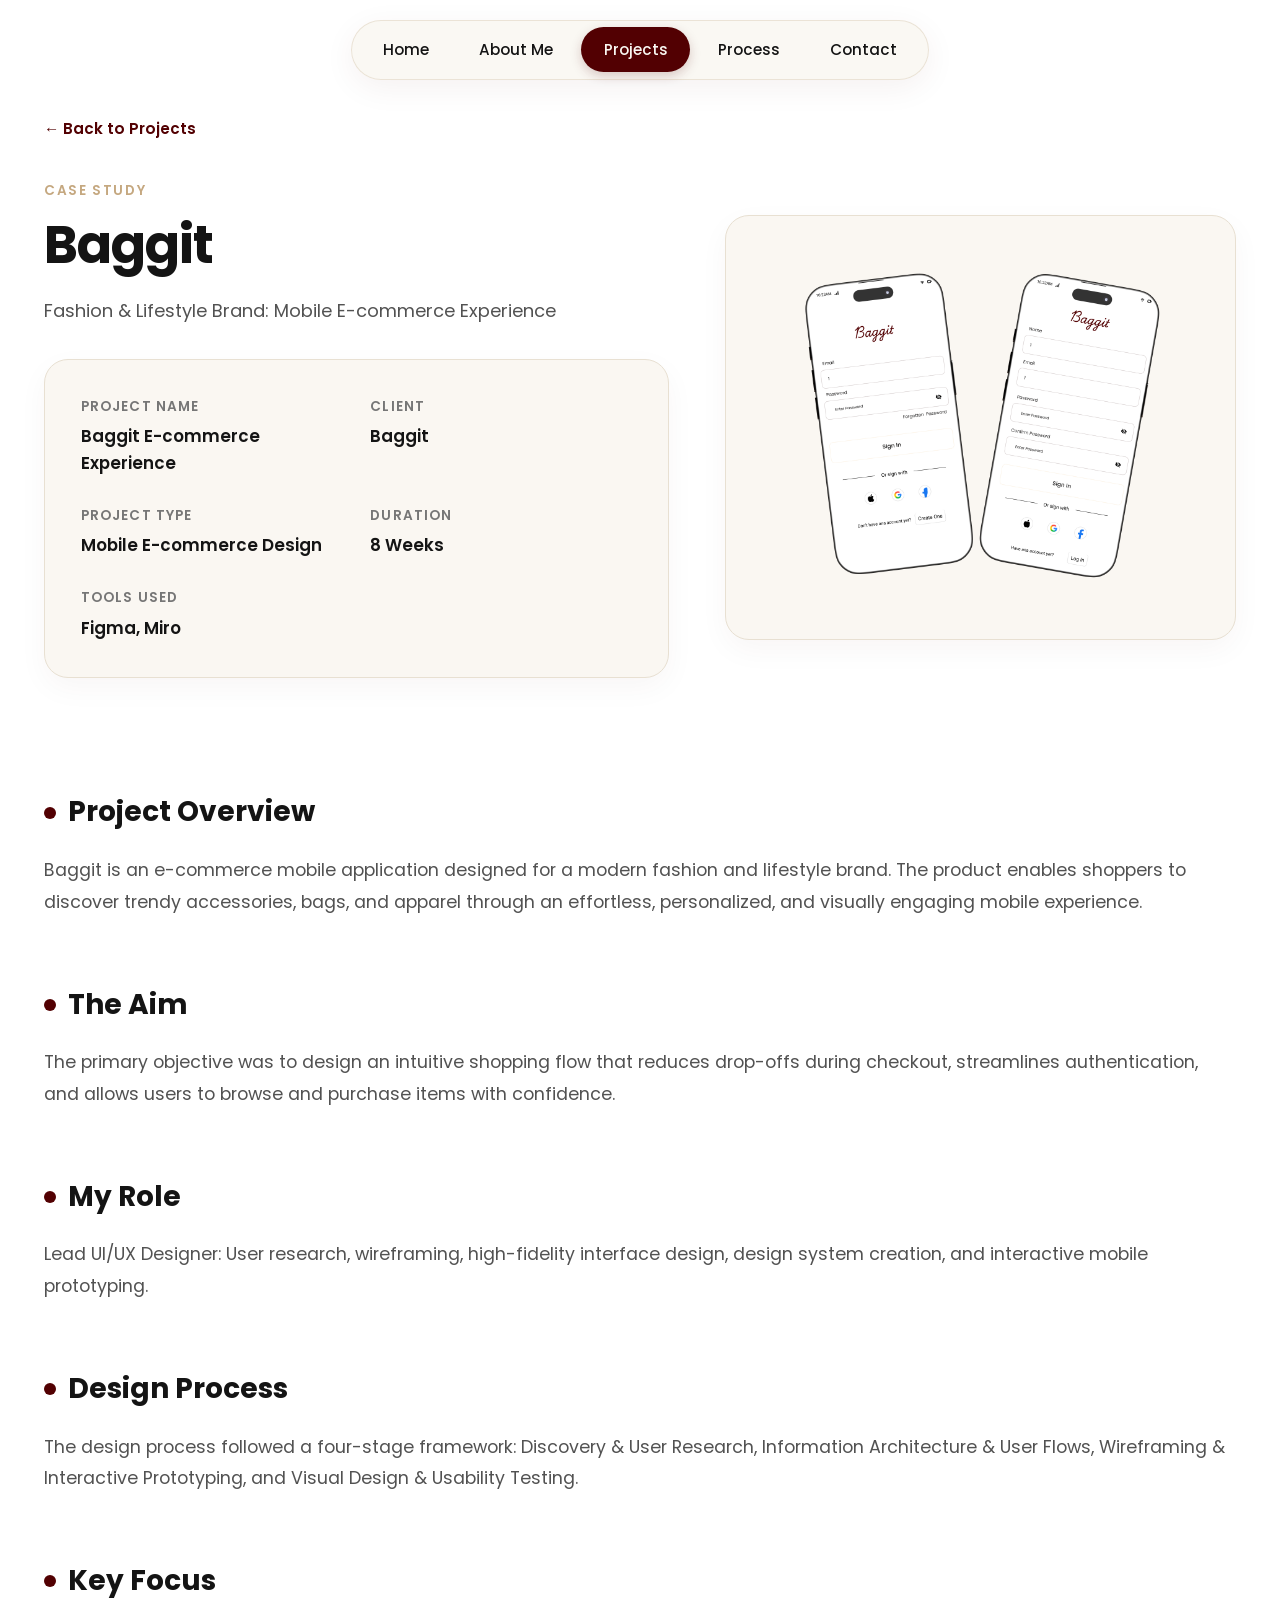
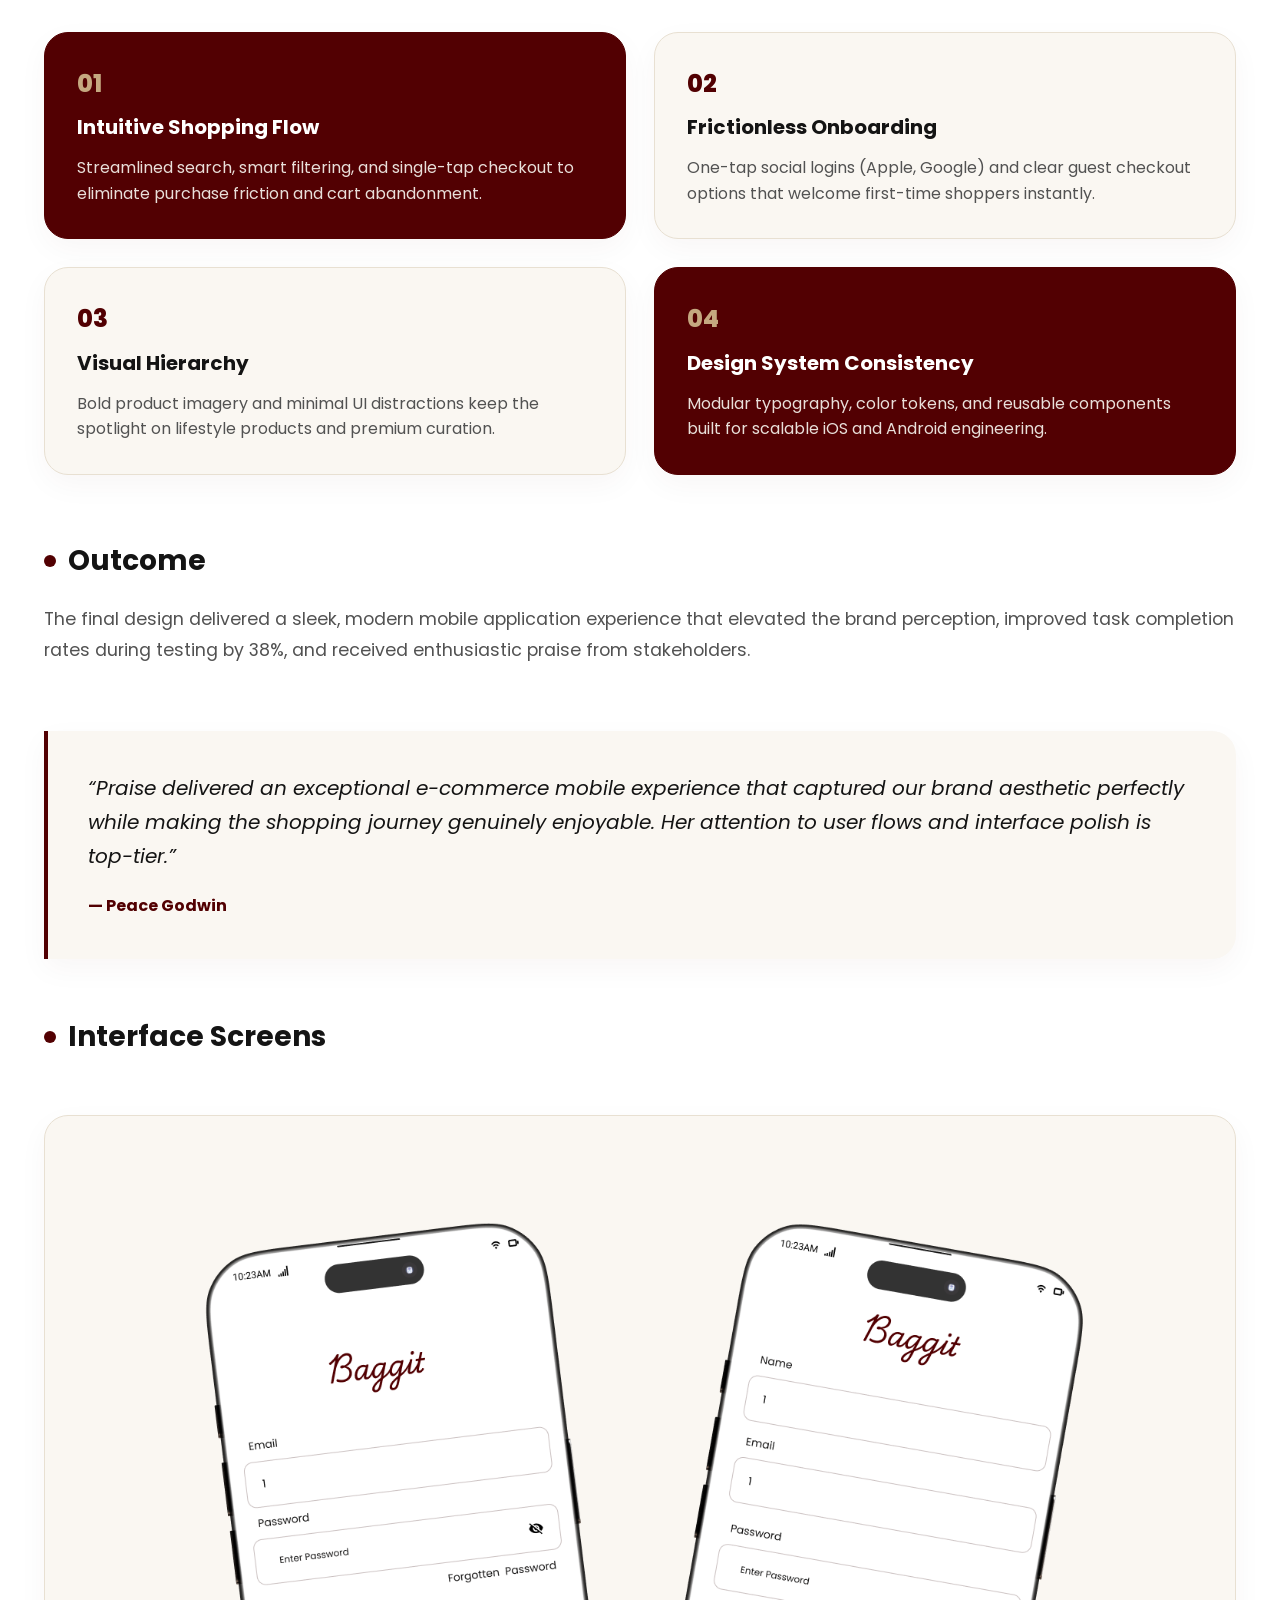
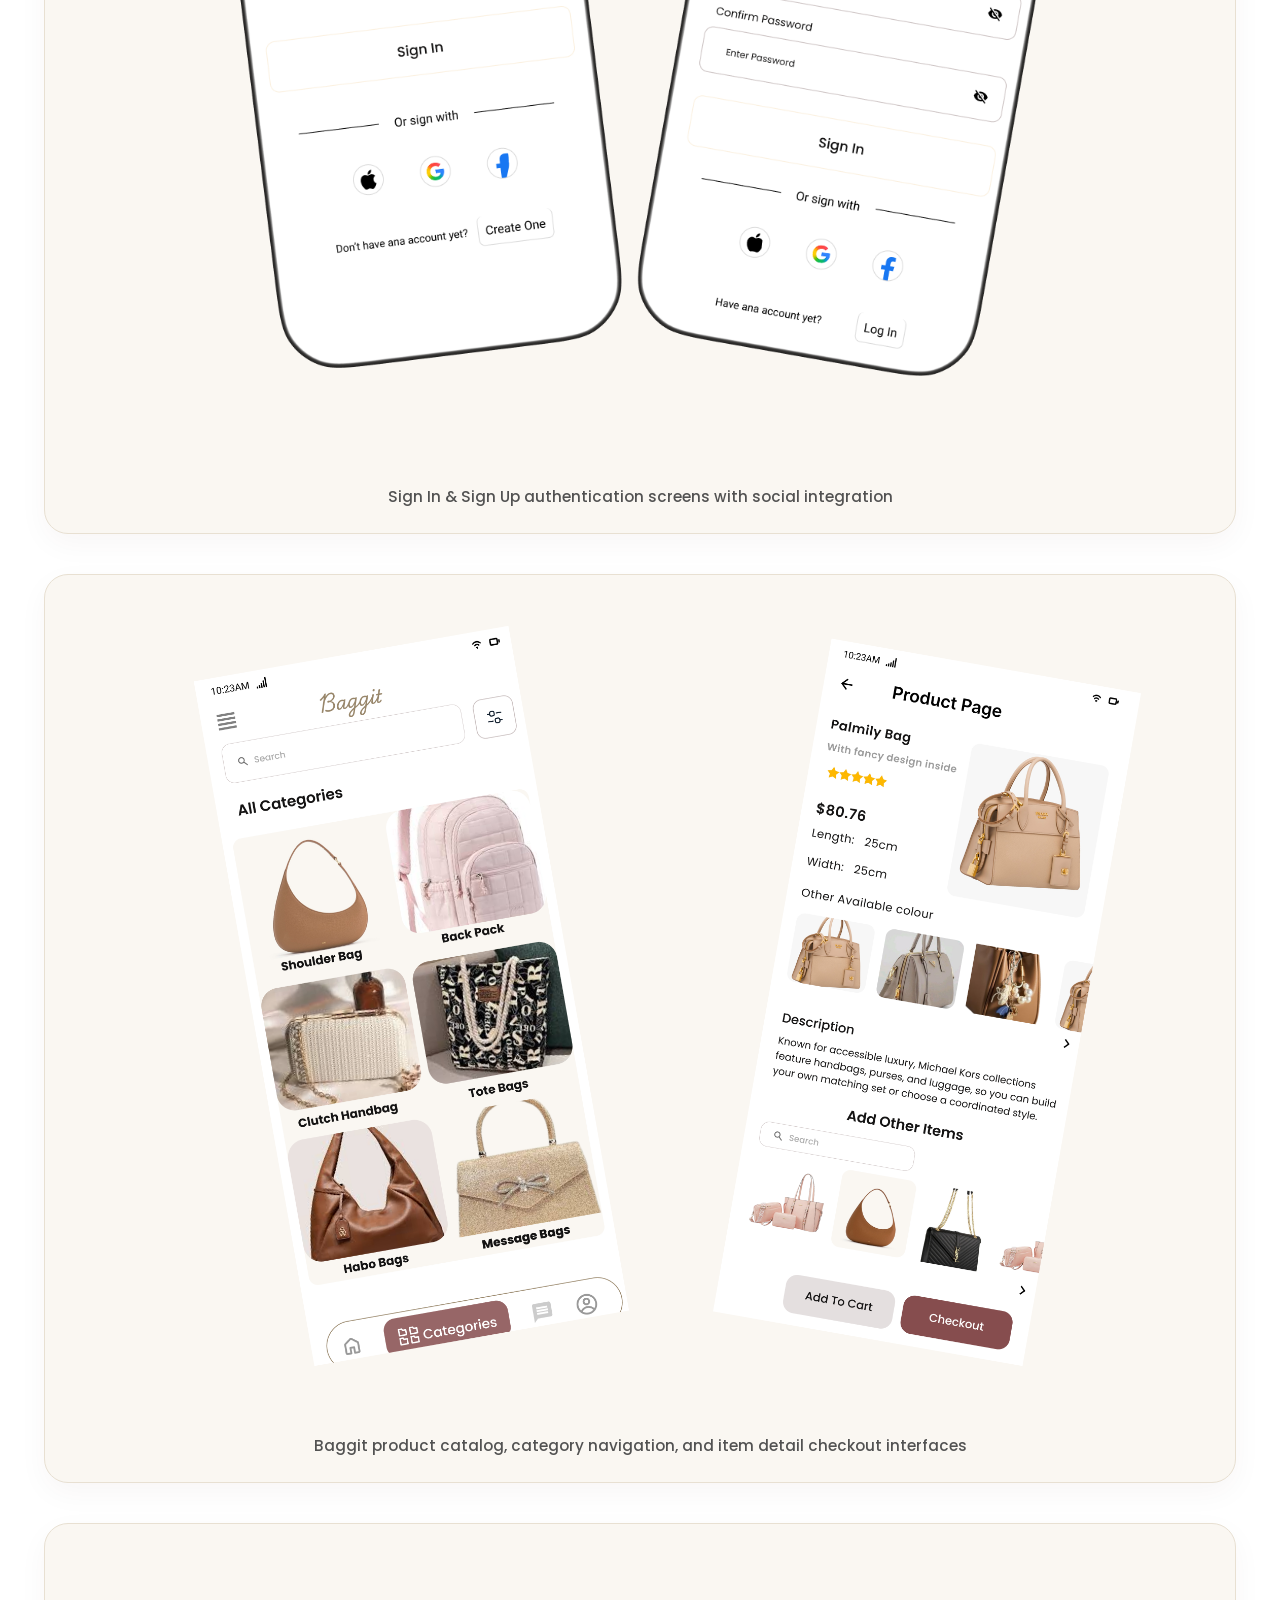
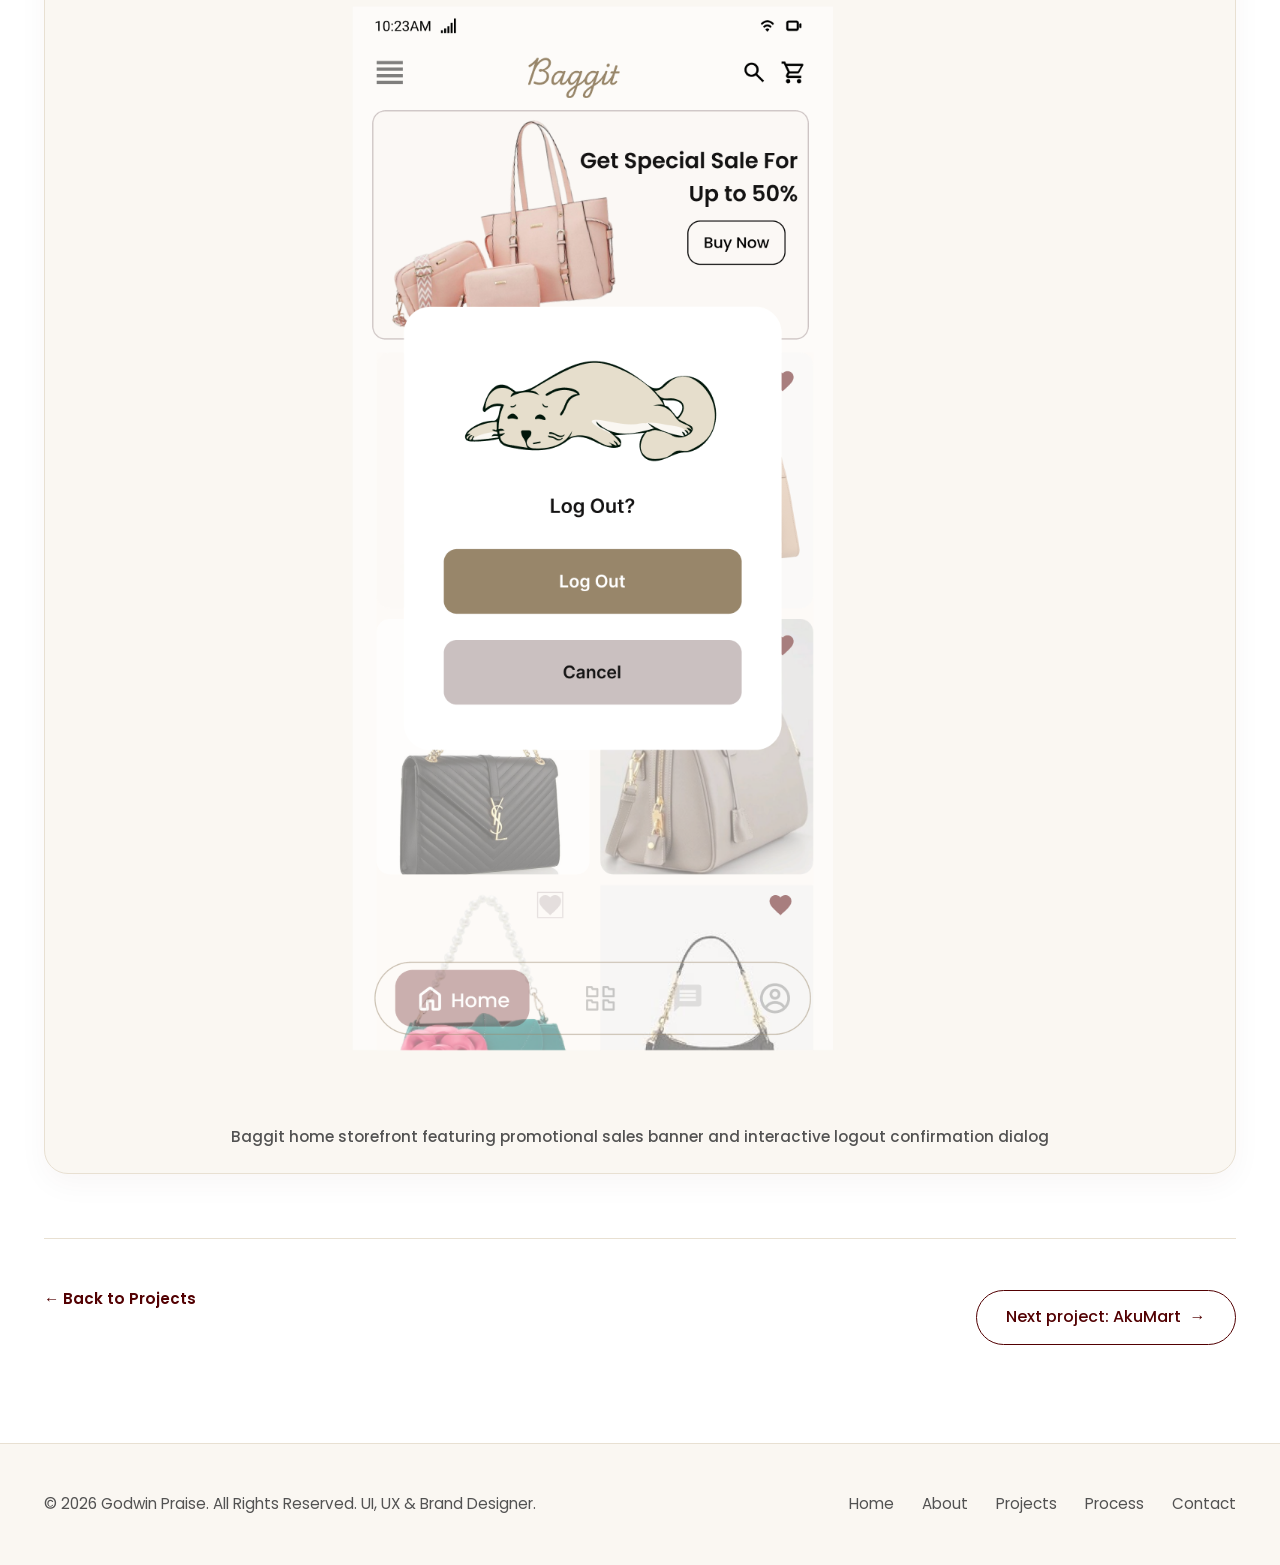
<file: baggit.html>
<!DOCTYPE html>
<html lang="en">
<head>
  <meta charset="UTF-8" />
  <meta name="viewport" content="width=device-width, initial-scale=1.0" />
  <title>Baggit Case Study — Godwin Praise | UI, UX &amp; Brand Designer</title>
  <meta name="description" content="Case study of Baggit mobile e-commerce experience designed by Godwin Praise. Streamlined shopping flow, intuitive authentication, and lifestyle brand aesthetics." />
  
  <link rel="icon" href="data:image/svg+xml,<svg xmlns=%22http://www.w3.org/2000/svg%22 viewBox=%220 0 100 100%22><rect width=%22100%22 height=%22100%22 rx=%2224%22 fill=%22%23520002%22/><text x=%2250%22 y=%2266%22 font-family=%22system-ui,sans-serif%22 font-weight=%22800%22 font-size=%2254%22 fill=%22%23FBF5E9%22 text-anchor=%22middle%22>P</text></svg>">
  
  <link rel="stylesheet" href="css/main.css?v=6" />
  <link rel="stylesheet" href="css/pages.css?v=6" />
</head>
<body>

  <!-- Sticky Frosted-Glass Navigation -->
  <header class="header-nav">
    <nav class="nav-glass-bar" aria-label="Main Navigation">
      <a href="home.html" class="nav-link">Home</a>
      <a href="about.html" class="nav-link">About Me</a>
      <a href="projects.html" class="nav-link active">Projects</a>
      <a href="process.html" class="nav-link">Process</a>
      <a href="contact.html" class="nav-link">Contact</a>
    </nav>

    <button class="nav-toggle-btn" aria-label="Toggle navigation menu" aria-expanded="false">
      <span class="nav-toggle-line"></span>
      <span class="nav-toggle-line"></span>
      <span class="nav-toggle-line"></span>
    </button>
  </header>

  <div class="mobile-nav-overlay" aria-hidden="true"></div>
  <div class="mobile-nav-panel" role="dialog" aria-modal="true" aria-label="Mobile Navigation">
    <a href="home.html" class="nav-link">Home</a>
    <a href="about.html" class="nav-link">About Me</a>
    <a href="projects.html" class="nav-link active">Projects</a>
    <a href="process.html" class="nav-link">Process</a>
    <a href="contact.html" class="nav-link">Contact</a>
  </div>

  <main>
    <article class="case-study-article">
      <!-- Top Hero Section -->
      <section class="case-study-hero">
        <div class="container">
          <a href="projects.html" class="case-study-back-link" id="back-to-projects-link">
            ← Back to Projects
          </a>

          <div class="case-study-hero-grid">
            <div>
              <span class="badge-tan">Case Study</span>
              <h1 class="heading-xl">Baggit</h1>
              <p class="body-lead" style="margin-bottom: 2rem;">
                Fashion &amp; Lifestyle Brand: Mobile E-commerce Experience
              </p>

              <!-- Project Details Summary Card -->
              <div class="project-details-card" style="margin-bottom: 0;">
                <div class="project-details-grid">
                  <div>
                    <div class="detail-row-label">Project Name</div>
                    <div class="detail-row-value">Baggit E-commerce Experience</div>
                  </div>
                  <div>
                    <div class="detail-row-label">Client</div>
                    <div class="detail-row-value">Baggit</div>
                  </div>
                  <div>
                    <div class="detail-row-label">Project Type</div>
                    <div class="detail-row-value">Mobile E-commerce Design</div>
                  </div>
                  <div>
                    <div class="detail-row-label">Duration</div>
                    <div class="detail-row-value">8 Weeks</div>
                  </div>
                  <div>
                    <div class="detail-row-label">Tools Used</div>
                    <div class="detail-row-value">Figma, Miro</div>
                  </div>
                </div>
              </div>
            </div>

            <div class="case-study-hero-img-wrap">
              <img 
                src="assets/images/baggit-auth.png" 
                alt="Baggit mobile application sign-in and account creation screens" 
                class="case-study-hero-img"
                width="744"
                height="605"
                loading="eager"
              />
            </div>
          </div>
        </div>
      </section>

      <!-- Case Study Body Sections -->
      <section class="case-study-body-section">
        <div class="container">
          <!-- Project Overview -->
          <div class="case-block">
            <h2 class="case-block-heading">Project Overview</h2>
            <p class="case-text">
              Baggit is an e-commerce mobile application designed for a modern fashion and lifestyle brand. The product enables shoppers to discover trendy accessories, bags, and apparel through an effortless, personalized, and visually engaging mobile experience.
            </p>
          </div>

          <!-- Aim -->
          <div class="case-block">
            <h2 class="case-block-heading">The Aim</h2>
            <p class="case-text">
              The primary objective was to design an intuitive shopping flow that reduces drop-offs during checkout, streamlines authentication, and allows users to browse and purchase items with confidence.
            </p>
          </div>

          <!-- My Role -->
          <div class="case-block">
            <h2 class="case-block-heading">My Role</h2>
            <p class="case-text">
              Lead UI/UX Designer: User research, wireframing, high-fidelity interface design, design system creation, and interactive mobile prototyping.
            </p>
          </div>

          <!-- Design Process -->
          <div class="case-block">
            <h2 class="case-block-heading">Design Process</h2>
            <p class="case-text">
              The design process followed a four-stage framework: Discovery &amp; User Research, Information Architecture &amp; User Flows, Wireframing &amp; Interactive Prototyping, and Visual Design &amp; Usability Testing.
            </p>
          </div>

          <!-- Key Focus (2x2 Grid: 1 & 4 Maroon, 2 & 3 Cream) -->
          <div class="case-block">
            <h2 class="case-block-heading">Key Focus</h2>
            <div class="key-focus-grid">
              <!-- 1: Maroon -->
              <div class="key-focus-card">
                <div class="key-focus-num">01</div>
                <h3 class="key-focus-title">Intuitive Shopping Flow</h3>
                <p class="key-focus-text">
                  Streamlined search, smart filtering, and single-tap checkout to eliminate purchase friction and cart abandonment.
                </p>
              </div>

              <!-- 2: Cream -->
              <div class="key-focus-card">
                <div class="key-focus-num">02</div>
                <h3 class="key-focus-title">Frictionless Onboarding</h3>
                <p class="key-focus-text">
                  One-tap social logins (Apple, Google) and clear guest checkout options that welcome first-time shoppers instantly.
                </p>
              </div>

              <!-- 3: Cream -->
              <div class="key-focus-card">
                <div class="key-focus-num">03</div>
                <h3 class="key-focus-title">Visual Hierarchy</h3>
                <p class="key-focus-text">
                  Bold product imagery and minimal UI distractions keep the spotlight on lifestyle products and premium curation.
                </p>
              </div>

              <!-- 4: Maroon -->
              <div class="key-focus-card">
                <div class="key-focus-num">04</div>
                <h3 class="key-focus-title">Design System Consistency</h3>
                <p class="key-focus-text">
                  Modular typography, color tokens, and reusable components built for scalable iOS and Android engineering.
                </p>
              </div>
            </div>
          </div>

          <!-- Outcome -->
          <div class="case-block">
            <h2 class="case-block-heading">Outcome</h2>
            <p class="case-text">
              The final design delivered a sleek, modern mobile application experience that elevated the brand perception, improved task completion rates during testing by 38%, and received enthusiastic praise from stakeholders.
            </p>
          </div>

          <!-- Testimonial Quote Block -->
          <!-- NOTE FOR CLIENT: Please confirm whether this is a real client quote before public release. -->
          <div class="testimonial-quote-block">
            <blockquote class="testimonial-quote-text">
              “Praise delivered an exceptional e-commerce mobile experience that captured our brand aesthetic perfectly while making the shopping journey genuinely enjoyable. Her attention to user flows and interface polish is top-tier.”
            </blockquote>
            <p class="testimonial-author">— Peace Godwin</p>
          </div>

          <!-- Screen Showcase Gallery -->
          <div class="case-block">
            <h2 class="case-block-heading">Interface Screens</h2>
            <div class="case-screens-gallery">
              <div class="gallery-screen-wrap">
                <img 
                  src="assets/images/baggit-auth.png" 
                  alt="Baggit mobile application sign-in and sign-up interfaces" 
                  class="gallery-screen-img"
                  width="1488"
                  height="1210"
                  loading="lazy"
                />
                <p class="gallery-screen-caption">Sign In &amp; Sign Up authentication screens with social integration</p>
              </div>

              <div class="gallery-screen-wrap">
                <img 
                  src="assets/images/baggit-products.png" 
                  alt="Baggit mobile categories and product detail screens with luxury bags" 
                  class="gallery-screen-img"
                  width="2252"
                  height="1614"
                  loading="lazy"
                />
                <p class="gallery-screen-caption">Baggit product catalog, category navigation, and item detail checkout interfaces</p>
              </div>

              <div class="gallery-screen-wrap">
                <img 
                  src="assets/images/baggit-home.png" 
                  alt="Baggit mobile home storefront with special sale promotion and logout confirmation modal" 
                  class="gallery-screen-img"
                  width="1522"
                  height="1547"
                  loading="lazy"
                />
                <p class="gallery-screen-caption">Baggit home storefront featuring promotional sales banner and interactive logout confirmation dialog</p>
              </div>
            </div>
          </div>

          <!-- Next Project Navigation -->
          <div class="case-study-nav-bottom">
            <a href="projects.html" class="case-study-back-link">
              ← Back to Projects
            </a>
            <a href="akumart.html" class="btn btn-outline" id="next-project-akumart-btn">
              Next project: AkuMart <span class="btn-arrow" aria-hidden="true">→</span>
            </a>
          </div>
        </div>
      </section>
    </article>
  </main>

  <footer class="site-footer">
    <div class="container footer-content">
      <p>© 2026 Godwin Praise. All Rights Reserved. UI, UX &amp; Brand Designer.</p>
      <div class="footer-links">
        <a href="home.html" class="footer-link">Home</a>
        <a href="about.html" class="footer-link">About</a>
        <a href="projects.html" class="footer-link">Projects</a>
        <a href="process.html" class="footer-link">Process</a>
        <a href="contact.html" class="footer-link">Contact</a>
      </div>
    </div>
  </footer>

  <script src="js/config.js"></script>
  <script src="js/main.js"></script>
</body>
</html>
</file>
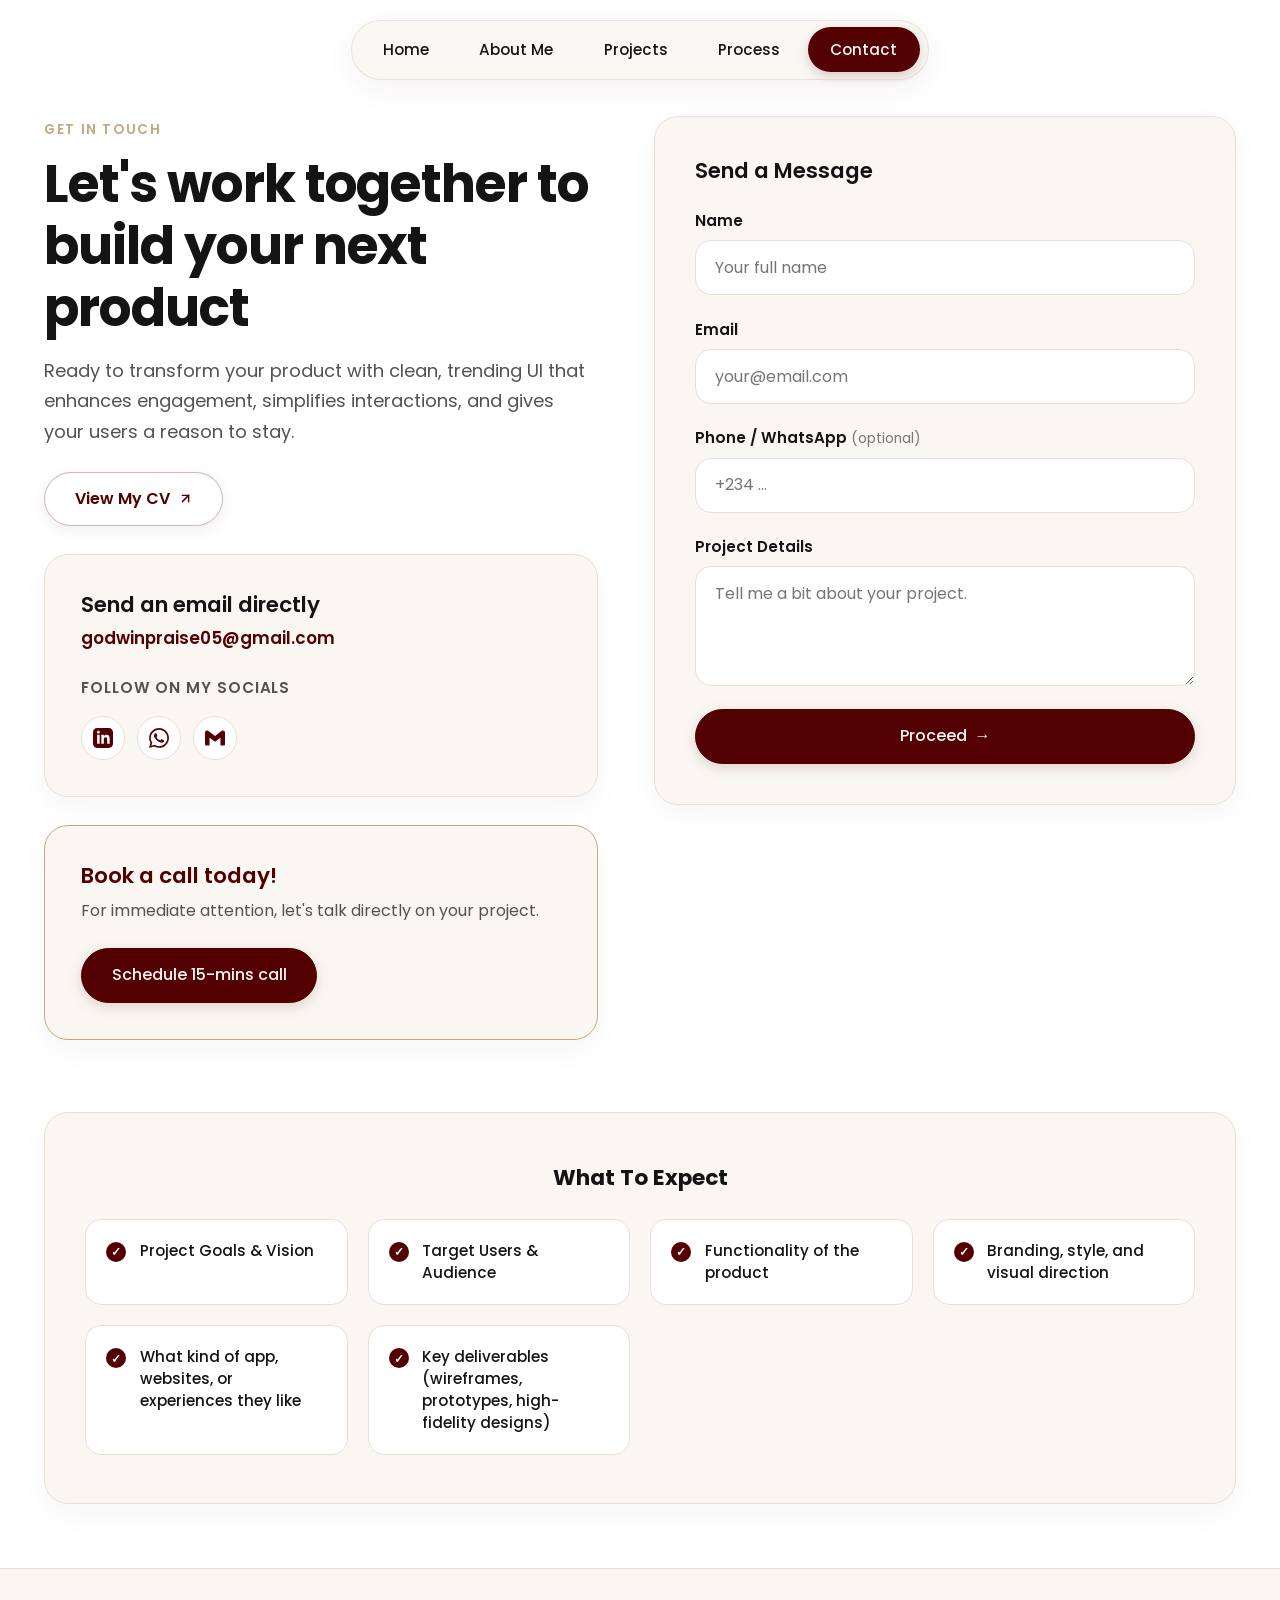
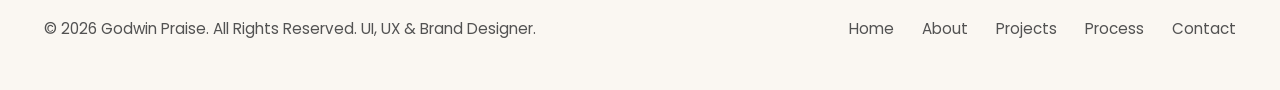
<file: contact.html>
<!DOCTYPE html>
<html lang="en">
<head>
  <meta charset="UTF-8" />
  <meta name="viewport" content="width=device-width, initial-scale=1.0" />
  <title>Contact — Godwin Praise | UI, UX &amp; Brand Designer</title>
  <meta name="description" content="Get in touch with Godwin Praise. Let's work together to build your next product with clean, user-focused UI/UX design." />
  
  <link rel="icon" href="data:image/svg+xml,<svg xmlns=%22http://www.w3.org/2000/svg%22 viewBox=%220 0 100 100%22><rect width=%22100%22 height=%22100%22 rx=%2224%22 fill=%22%23520002%22/><text x=%2250%22 y=%2266%22 font-family=%22system-ui,sans-serif%22 font-weight=%22800%22 font-size=%2254%22 fill=%22%23FBF5E9%22 text-anchor=%22middle%22>P</text></svg>">
  
  <link rel="stylesheet" href="css/main.css?v=6" />
  <link rel="stylesheet" href="css/pages.css?v=6" />
</head>
<body>

  <!-- Sticky Frosted-Glass Navigation -->
  <header class="header-nav">
    <nav class="nav-glass-bar" aria-label="Main Navigation">
      <a href="home.html" class="nav-link">Home</a>
      <a href="about.html" class="nav-link">About Me</a>
      <a href="projects.html" class="nav-link">Projects</a>
      <a href="process.html" class="nav-link">Process</a>
      <a href="contact.html" class="nav-link active" aria-current="page">Contact</a>
    </nav>

    <button class="nav-toggle-btn" aria-label="Toggle navigation menu" aria-expanded="false">
      <span class="nav-toggle-line"></span>
      <span class="nav-toggle-line"></span>
      <span class="nav-toggle-line"></span>
    </button>
  </header>

  <div class="mobile-nav-overlay" aria-hidden="true"></div>
  <div class="mobile-nav-panel" role="dialog" aria-modal="true" aria-label="Mobile Navigation">
    <a href="home.html" class="nav-link">Home</a>
    <a href="about.html" class="nav-link">About Me</a>
    <a href="projects.html" class="nav-link">Projects</a>
    <a href="process.html" class="nav-link">Process</a>
    <a href="contact.html" class="nav-link active" aria-current="page">Contact</a>
  </div>

  <main>
    <section class="section contact-page-hero">
      <div class="container">
        <div class="contact-page-grid">
          <!-- Left Column: Headline, Email, Socials, Booking Card -->
          <div style="display: flex; flex-direction: column; gap: 1.75rem;">
            <div>
              <span class="badge-tan">Get In Touch</span>
              <h1 class="heading-xl" style="margin-bottom: 1rem;">
                Let's work together to build your next product
              </h1>
              <p class="body-lead" style="line-height: 1.7;">
                Ready to transform your product with clean, trending UI that enhances engagement, simplifies interactions, and gives your users a reason to stay.
              </p>
              <div style="margin-top: 1.5rem;">
                <a 
                  href="https://docs.google.com/document/d/placeholder" 
                  target="_blank" 
                  rel="noopener noreferrer" 
                  class="btn btn-white contact-cv-btn" 
                  data-config-cv 
                  id="contact-view-cv-btn"
                >
                  View My CV <svg class="btn-arrow" width="15" height="15" viewBox="0 0 24 24" fill="none" stroke="currentColor" stroke-width="2.3" stroke-linecap="round" stroke-linejoin="round" aria-hidden="true"><line x1="7" y1="17" x2="17" y2="7"></line><polyline points="7 7 17 7 17 17"></polyline></svg>
                </a>
              </div>
            </div>

            <!-- Email & Socials Card -->
            <div class="card card-cream">
              <h2 class="heading-md" style="margin-bottom: 0.35rem;">Send an email directly</h2>
              <p style="font-size: 1.05rem; font-weight: 600; margin-bottom: 1.5rem;">
                <a href="mailto:godwinpraise05@gmail.com" class="text-maroon" data-config-email="link" id="contact-email-link">
                  godwinpraise05@gmail.com
                </a>
              </p>

              <h3 style="font-size: 0.95rem; font-weight: 600; color: var(--color-text-muted); text-transform: uppercase; letter-spacing: 0.06em;">
                Follow on my socials
              </h3>
              <div class="social-links-list">
                <!-- LinkedIn -->
                <a 
                  href="https://ng.linkedin.com/in/praise-godwin-6896ba287" 
                  target="_blank" 
                  rel="noopener noreferrer" 
                  class="social-pill-btn" 
                  title="LinkedIn"
                  data-config-social="linkedin"
                  aria-label="LinkedIn Profile (Godwin Praise)"
                >
                  <svg width="20" height="20" viewBox="0 0 24 24" fill="currentColor">
                    <path d="M19 0h-14c-2.761 0-5 2.239-5 5v14c0 2.761 2.239 5 5 5h14c2.762 0 5-2.239 5-5v-14c0-2.761-2.238-5-5-5zm-11 19h-3v-11h3v11zm-1.5-12.268c-.966 0-1.75-.79-1.75-1.764s.784-1.764 1.75-1.764 1.75.79 1.75 1.764-.783 1.764-1.75 1.764zm13.5 12.268h-3v-5.604c0-3.368-4-3.113-4 0v5.604h-3v-11h3v1.765c1.396-2.586 7-2.777 7 2.476v6.759z"/>
                  </svg>
                </a>

                <!-- WhatsApp -->
                <a 
                  href="https://wa.me/2348145778443" 
                  target="_blank" 
                  rel="noopener noreferrer" 
                  class="social-pill-btn" 
                  title="Chat on WhatsApp (+234 814 577 8443)"
                  data-config-social="whatsapp"
                  aria-label="Chat on WhatsApp (+234 814 577 8443)"
                >
                  <svg width="20" height="20" viewBox="0 0 24 24" fill="currentColor">
                    <path d="M.057 24l1.687-6.163c-1.041-1.804-1.588-3.849-1.587-5.946.003-6.556 5.338-11.891 11.893-11.891 3.181.001 6.167 1.24 8.413 3.488 2.245 2.248 3.481 5.236 3.48 8.414-.003 6.557-5.338 11.892-11.893 11.892-1.99-.001-3.951-.5-5.688-1.448l-6.305 1.654zm6.597-3.807c1.676.995 3.276 1.591 5.392 1.592 5.448 0 9.886-4.434 9.889-9.885.002-5.462-4.415-9.89-9.881-9.892-5.452 0-9.887 4.434-9.889 9.884-.001 2.225.651 3.891 1.746 5.634l-.999 3.648 3.742-.981zm11.387-5.464c-.074-.124-.272-.198-.57-.347-.297-.149-1.758-.868-2.031-.967-.272-.099-.47-.149-.669.149-.198.297-.768.967-.941 1.165-.173.198-.347.223-.644.074-.297-.149-1.255-.462-2.39-1.475-.883-.788-1.48-1.761-1.653-2.059-.173-.297-.018-.458.13-.606.134-.133.297-.347.446-.521.151-.172.2-.296.3-.495.099-.198.05-.372-.025-.521-.075-.148-.669-1.611-.916-2.206-.242-.579-.487-.501-.669-.51l-.57-.01c-.198 0-.52.074-.792.372s-1.04 1.016-1.04 2.479 1.065 2.876 1.213 3.074c.149.198 2.095 3.2 5.076 4.487.709.306 1.263.489 1.694.626.712.226 1.36.194 1.872.118.571-.085 1.758-.719 2.006-1.413.248-.695.248-1.29.173-1.414z"/>
                  </svg>
                </a>

                <!-- Gmail -->
                <a 
                  href="mailto:godwinpraise05@gmail.com" 
                  class="social-pill-btn" 
                  title="Send Email via Gmail"
                  data-config-social="gmail"
                  aria-label="Send Email (godwinpraise05@gmail.com)"
                >
                  <svg width="20" height="20" viewBox="0 0 24 24" fill="currentColor">
                    <path d="M24 5.457v13.909c0 .904-.732 1.636-1.636 1.636h-3.819V11.73L12 16.64l-6.545-4.91v9.273H1.636A1.636 1.636 0 0 1 0 19.366V5.457c0-2.023 2.309-3.178 3.927-1.964L5.455 4.64 12 9.548l6.545-4.91 1.528-1.145C21.69 2.28 24 3.434 24 5.457z"/>
                  </svg>
                </a>
              </div>
            </div>

            <!-- Booking Card -->
            <div class="card book-call-card">
              <h2 class="heading-md" style="color: var(--color-maroon); margin-bottom: 0.5rem;">Book a call today!</h2>
              <p style="color: var(--color-text-muted); margin-bottom: 1.5rem; line-height: 1.6;">
                For immediate attention, let's talk directly on your project.
              </p>
              <a 
                href="https://cal.com/praise-godwin-6lfzkq/15min" 
                target="_blank" 
                rel="noopener noreferrer" 
                class="btn btn-primary"
                data-config-booking
                id="contact-book-call-btn"
              >
                Schedule 15-mins call
              </a>
            </div>
          </div>

          <!-- Right Column: Netlify Contact Form Card -->
          <div class="contact-form-card">
            <h2 class="heading-md" style="margin-bottom: 1.5rem;">Send a Message</h2>
            <form 
              name="contact" 
              method="POST" 
              data-netlify="true" 
              netlify-honeypot="bot-field"
              class="contact-form"
              id="contact-page-form"
            >
              <input type="hidden" name="form-name" value="contact" />
              
              <!-- Anti-spam honeypot -->
              <p class="visually-hidden">
                <label>Don't fill this out if you're human: <input name="bot-field" /></label>
              </p>

              <div class="form-group">
                <label for="contact-name" class="form-label">Name</label>
                <input type="text" id="contact-name" name="name" class="form-control" placeholder="Your full name" required />
                <span class="form-error" aria-live="polite"></span>
              </div>

              <div class="form-group">
                <label for="contact-email" class="form-label">Email</label>
                <input type="email" id="contact-email" name="email" class="form-control" placeholder="your@email.com" required />
                <span class="form-error" aria-live="polite"></span>
              </div>

              <div class="form-group">
                <label for="contact-phone" class="form-label">Phone / WhatsApp <span class="optional">(optional)</span></label>
                <input type="tel" id="contact-phone" name="phone" class="form-control" placeholder="+234 ..." />
              </div>

              <div class="form-group">
                <label for="contact-message" class="form-label">Project Details</label>
                <textarea id="contact-message" name="message" class="form-control" placeholder="Tell me a bit about your project." required></textarea>
                <span class="form-error" aria-live="polite"></span>
              </div>

              <button type="submit" class="btn btn-primary" style="width: 100%;" id="contact-form-proceed-btn">
                Proceed <span class="btn-arrow" aria-hidden="true">→</span>
              </button>
            </form>
          </div>
        </div>

        <!-- Full-Width "What To Expect" Strip -->
        <div class="what-to-expect-strip">
          <h2 class="expect-strip-title">What To Expect</h2>
          <div class="expect-items-grid">
            <div class="expect-item-card">
              <span class="check-dot">✓</span>
              <span>Project Goals &amp; Vision</span>
            </div>
            <div class="expect-item-card">
              <span class="check-dot">✓</span>
              <span>Target Users &amp; Audience</span>
            </div>
            <div class="expect-item-card">
              <span class="check-dot">✓</span>
              <span>Functionality of the product</span>
            </div>
            <div class="expect-item-card">
              <span class="check-dot">✓</span>
              <span>Branding, style, and visual direction</span>
            </div>
            <div class="expect-item-card">
              <span class="check-dot">✓</span>
              <span>What kind of app, websites, or experiences they like</span>
            </div>
            <div class="expect-item-card">
              <span class="check-dot">✓</span>
              <span>Key deliverables (wireframes, prototypes, high-fidelity designs)</span>
            </div>
          </div>
        </div>
      </div>
    </section>
  </main>

  <footer class="site-footer">
    <div class="container footer-content">
      <p>© 2026 Godwin Praise. All Rights Reserved. UI, UX &amp; Brand Designer.</p>
      <div class="footer-links">
        <a href="home.html" class="footer-link">Home</a>
        <a href="about.html" class="footer-link">About</a>
        <a href="projects.html" class="footer-link">Projects</a>
        <a href="process.html" class="footer-link">Process</a>
        <a href="contact.html" class="footer-link">Contact</a>
      </div>
    </div>
  </footer>

  <script src="js/config.js"></script>
  <script src="js/main.js"></script>
</body>
</html>
</file>
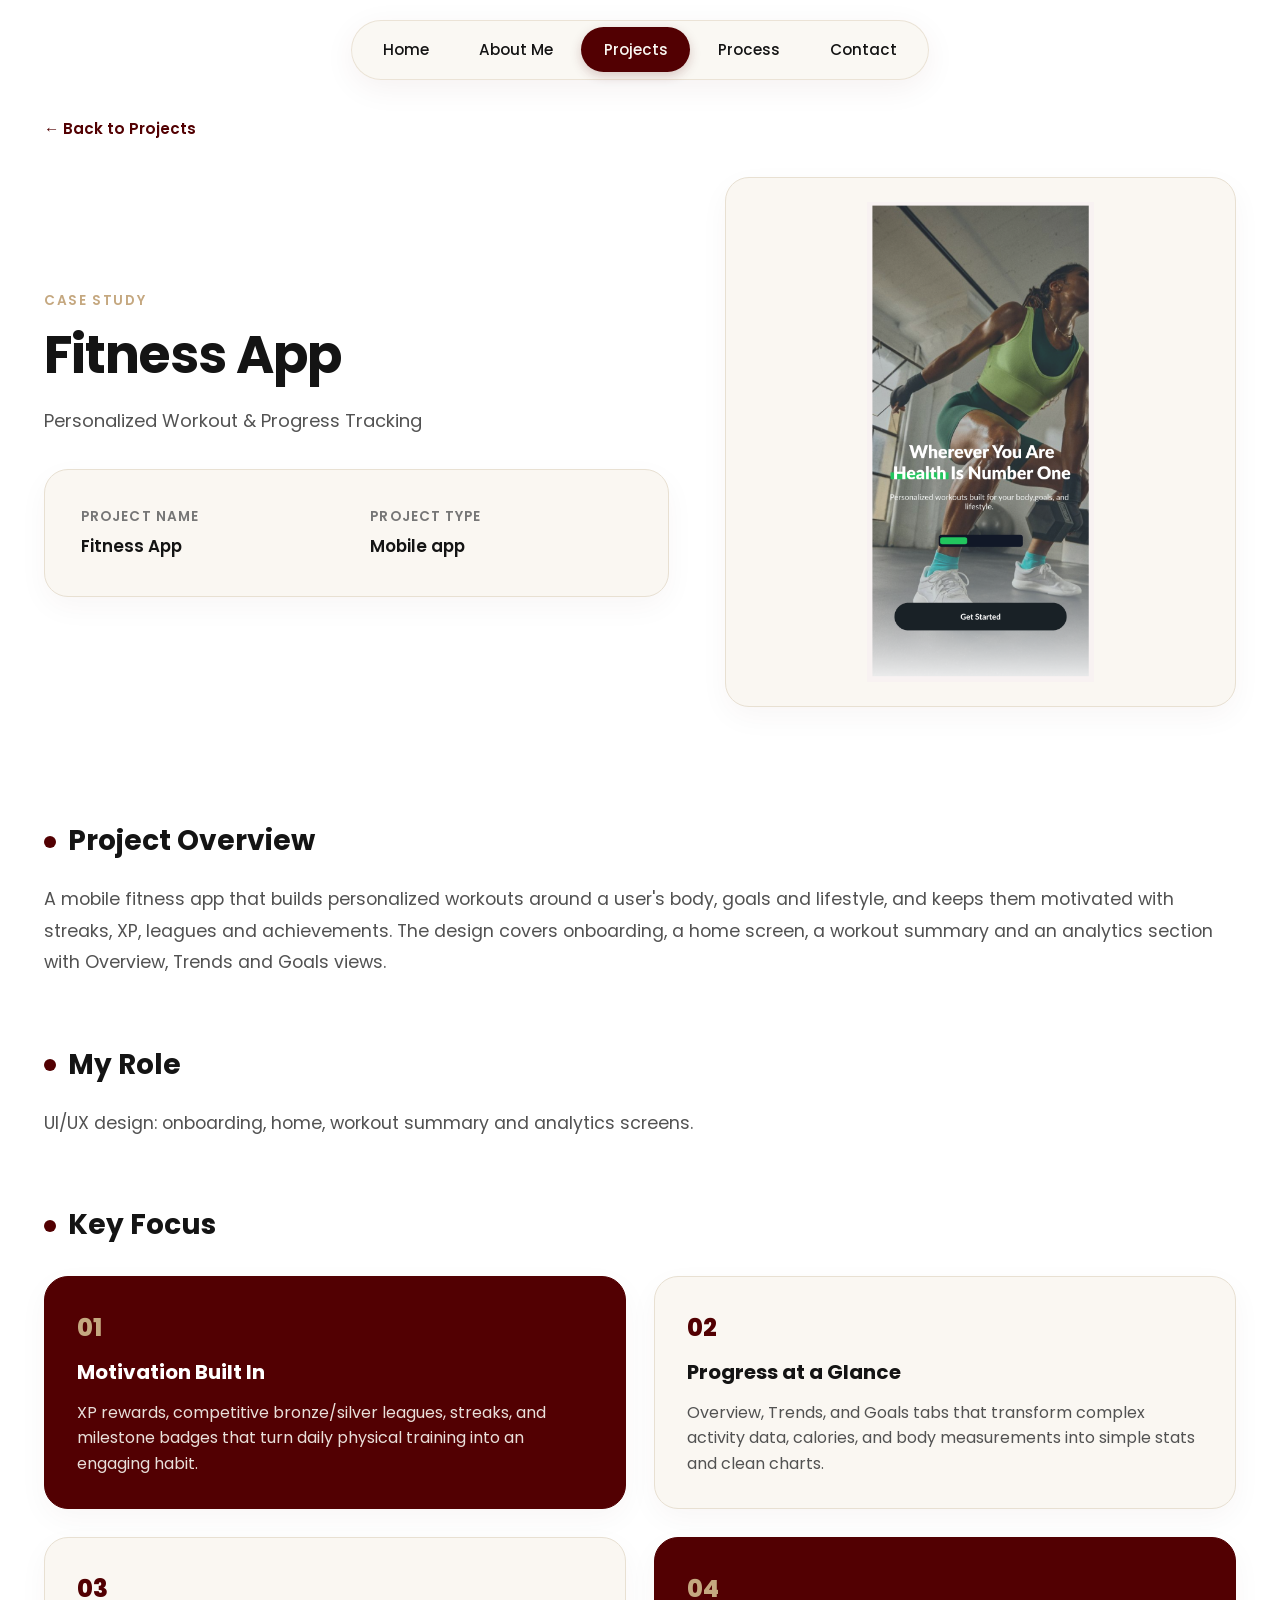
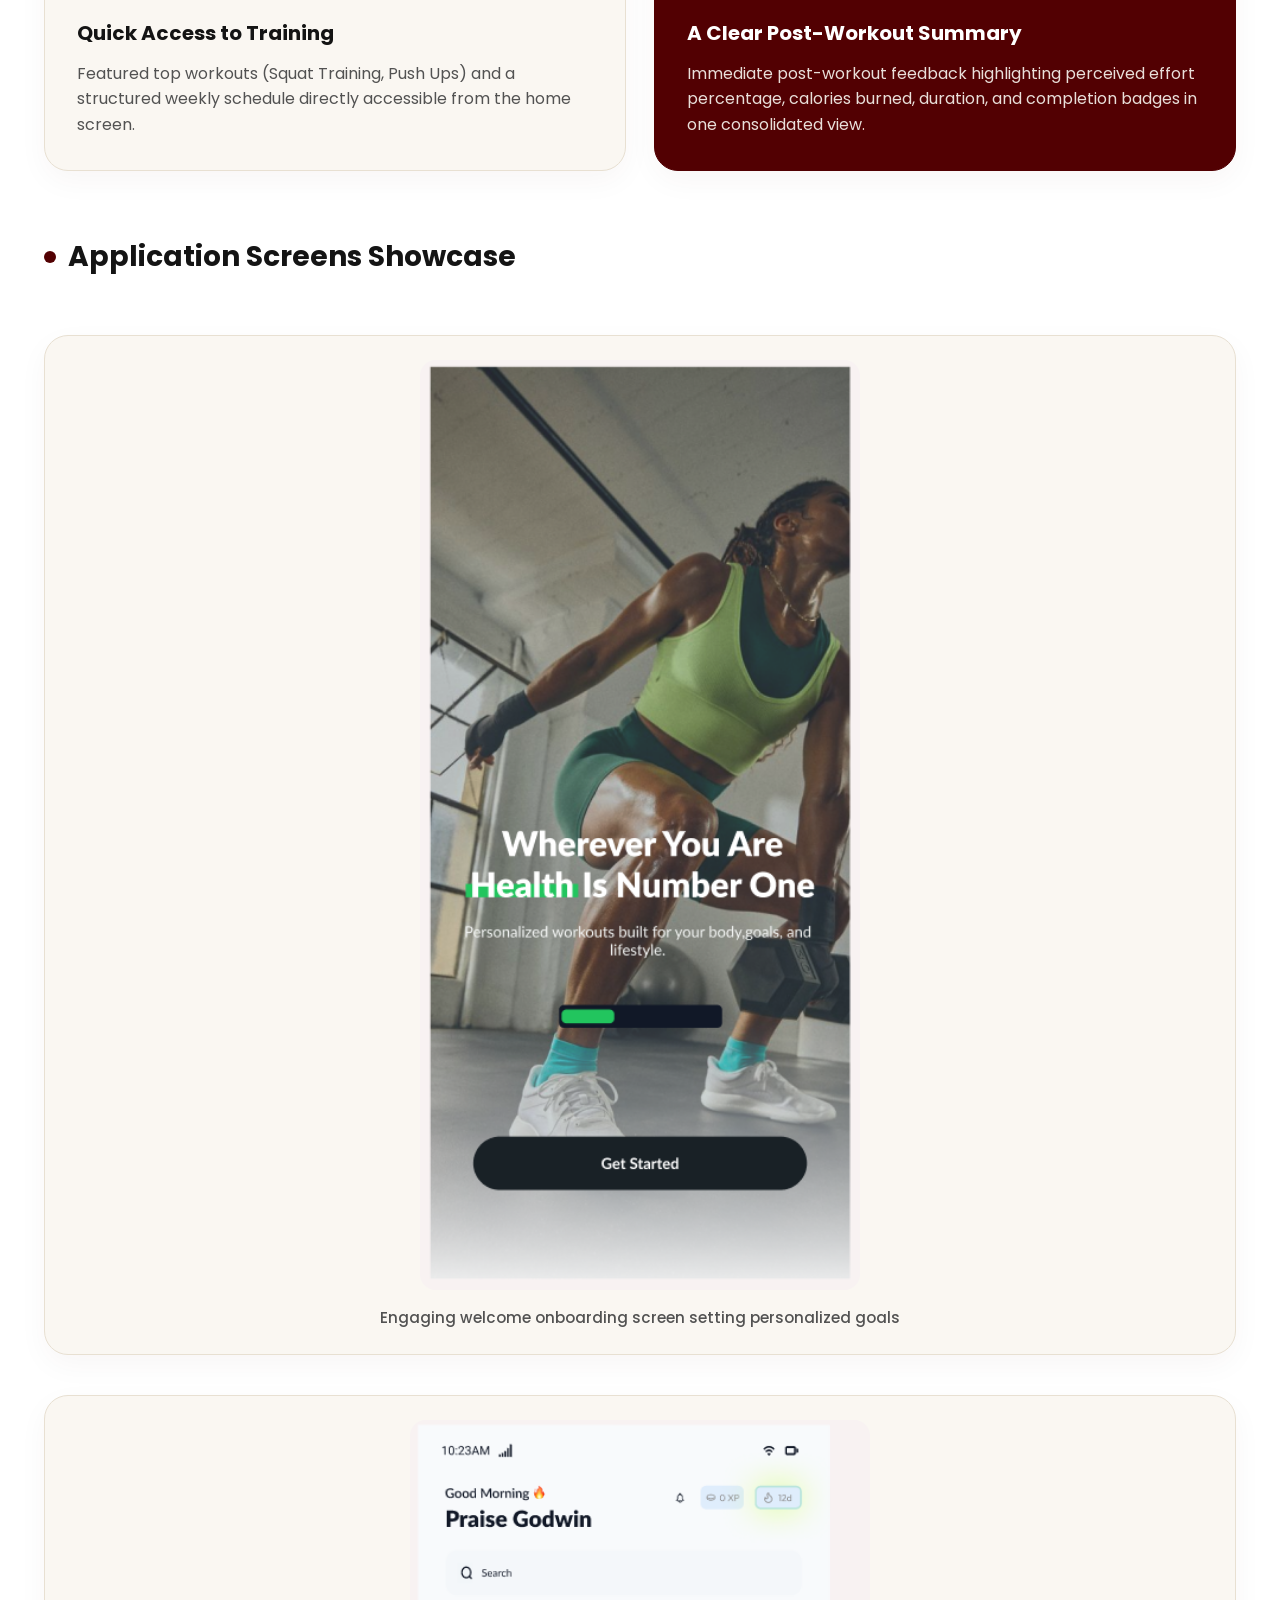
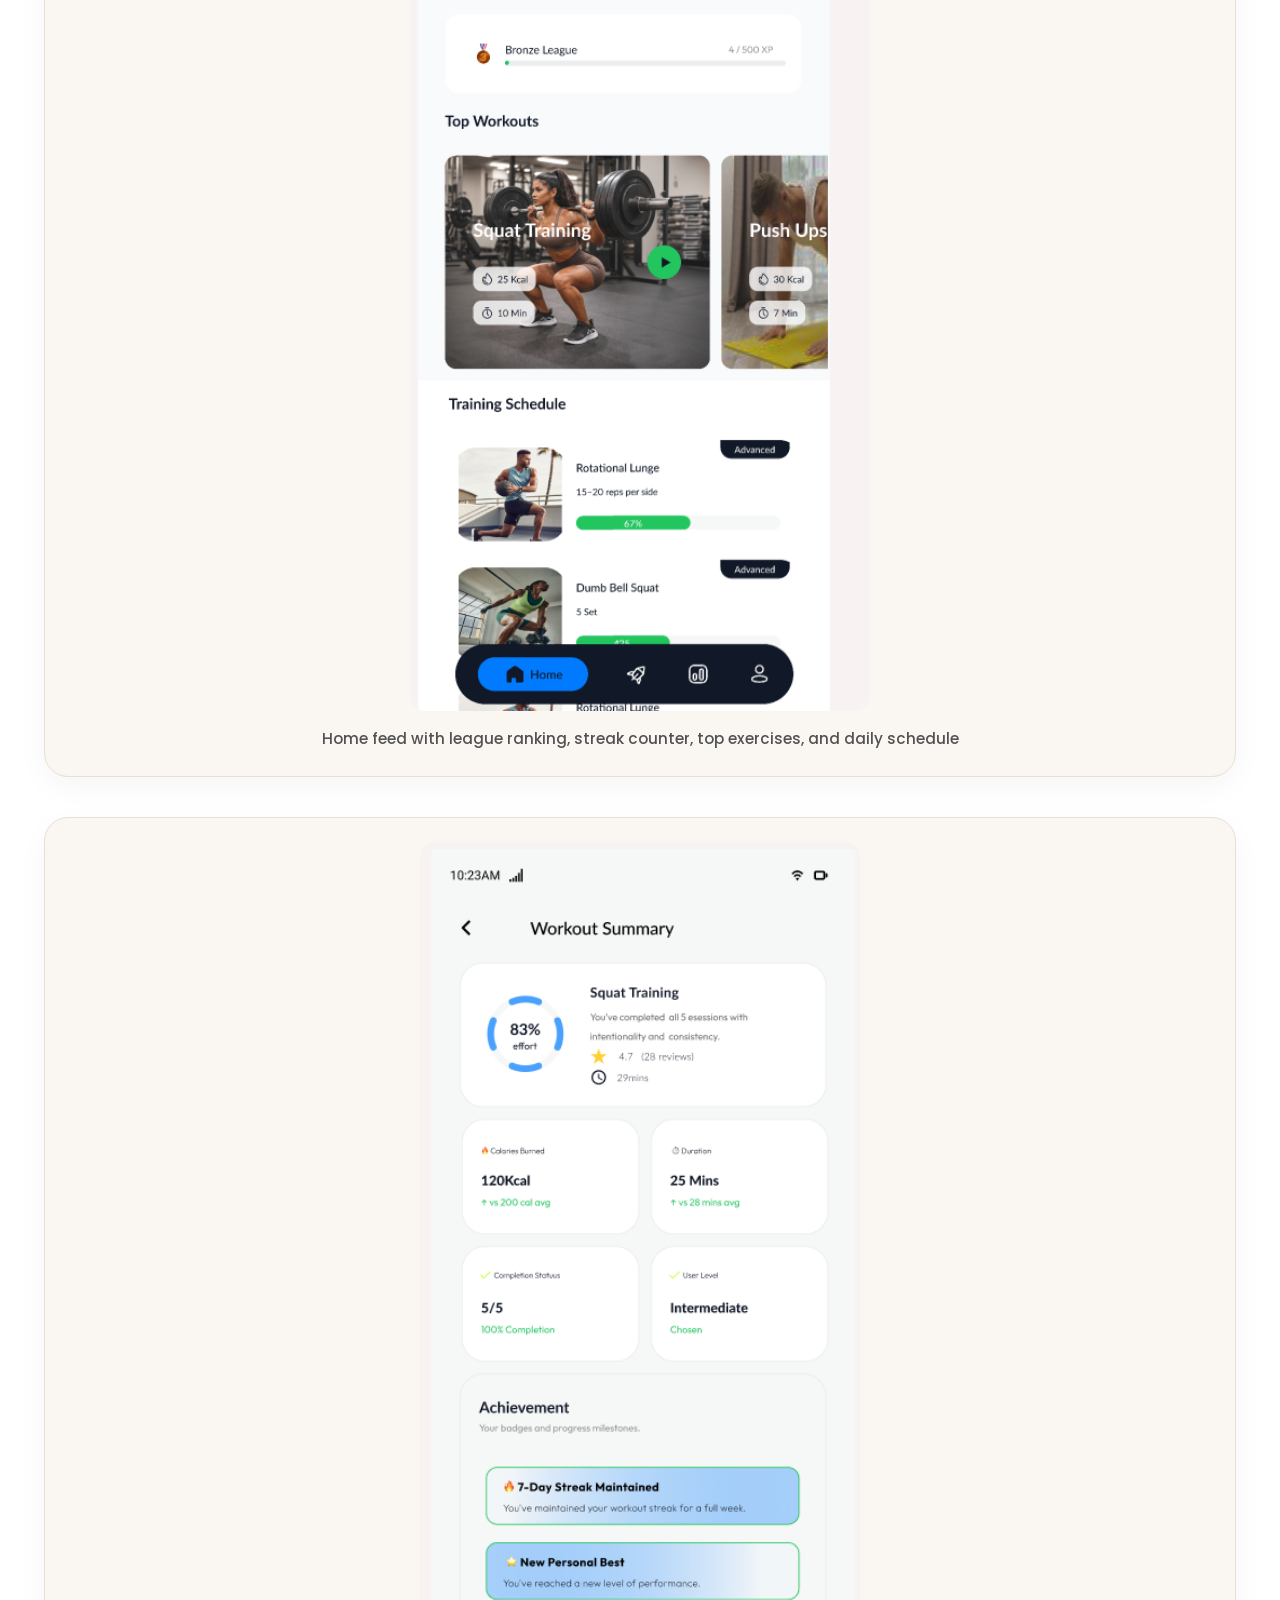
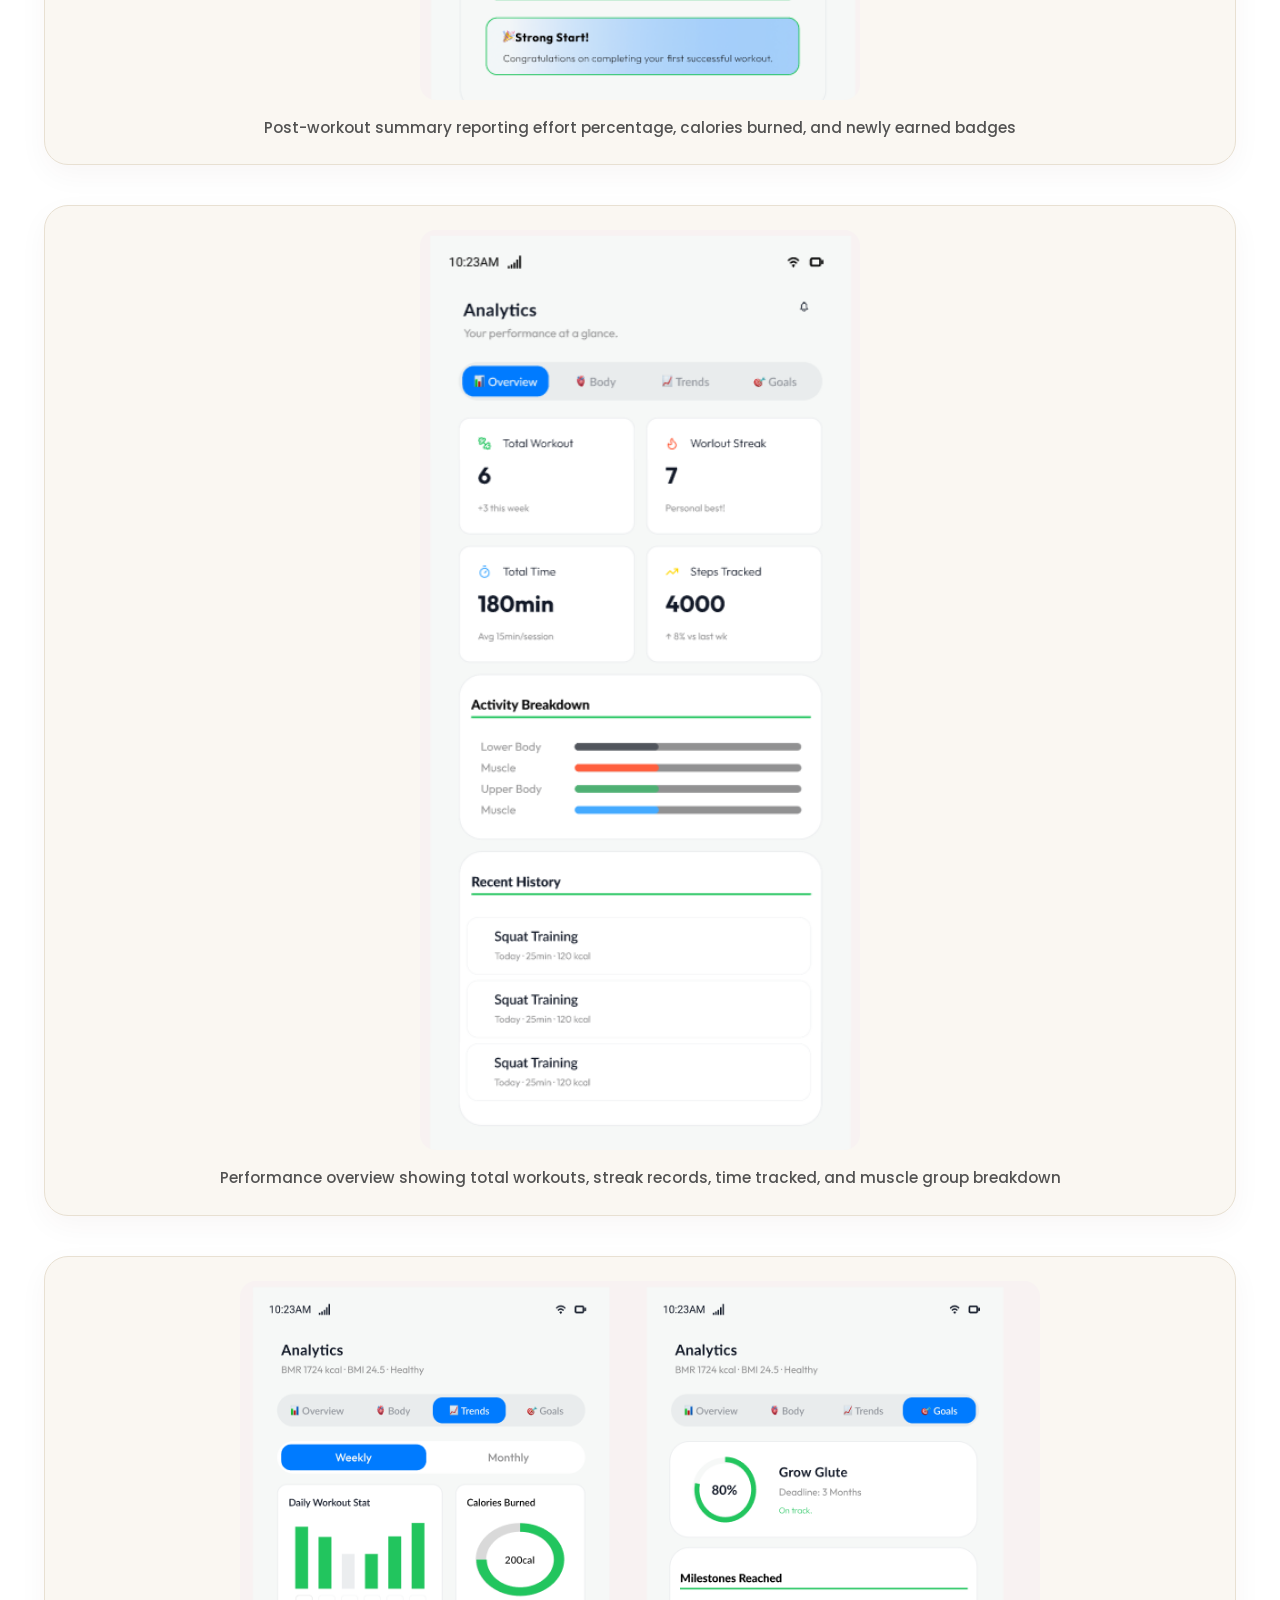
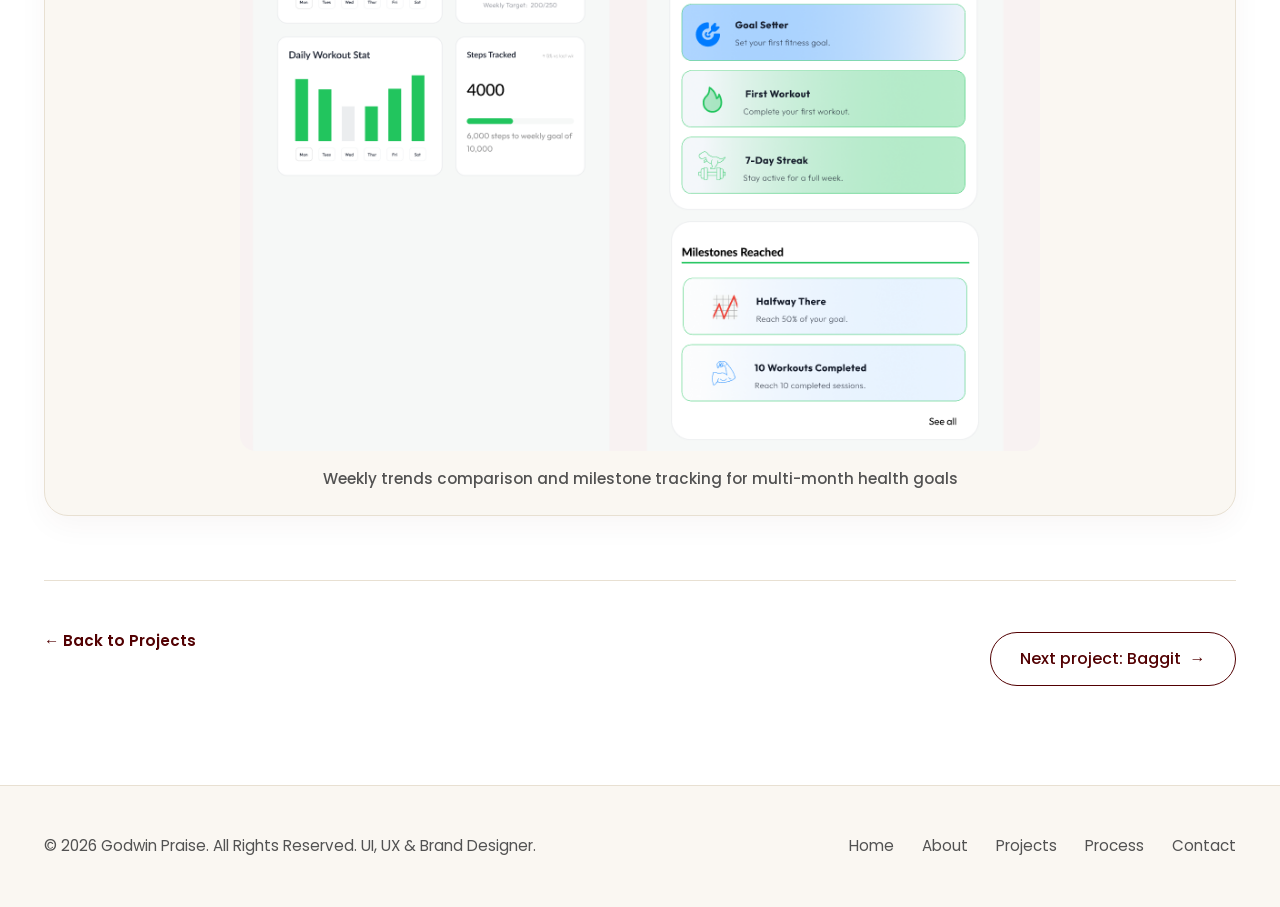
<file: fitness.html>
<!DOCTYPE html>
<html lang="en">
<head>
  <meta charset="UTF-8" />
  <meta name="viewport" content="width=device-width, initial-scale=1.0" />
  <title>Fitness App Case Study — Godwin Praise | UI, UX &amp; Brand Designer</title>
  <meta name="description" content="Case study of a personalized mobile fitness and workout tracking app designed by Godwin Praise. Gamified streaks, intuitive training logs, and actionable body analytics." />
  
  <link rel="icon" href="data:image/svg+xml,<svg xmlns=%22http://www.w3.org/2000/svg%22 viewBox=%220 0 100 100%22><rect width=%22100%22 height=%22100%22 rx=%2224%22 fill=%22%23520002%22/><text x=%2250%22 y=%2266%22 font-family=%22system-ui,sans-serif%22 font-weight=%22800%22 font-size=%2254%22 fill=%22%23FBF5E9%22 text-anchor=%22middle%22>P</text></svg>">
  
  <link rel="stylesheet" href="css/main.css?v=6" />
  <link rel="stylesheet" href="css/pages.css?v=6" />
</head>
<body>

  <!-- Sticky Frosted-Glass Navigation -->
  <header class="header-nav">
    <nav class="nav-glass-bar" aria-label="Main Navigation">
      <a href="home.html" class="nav-link">Home</a>
      <a href="about.html" class="nav-link">About Me</a>
      <a href="projects.html" class="nav-link active">Projects</a>
      <a href="process.html" class="nav-link">Process</a>
      <a href="contact.html" class="nav-link">Contact</a>
    </nav>

    <button class="nav-toggle-btn" aria-label="Toggle navigation menu" aria-expanded="false">
      <span class="nav-toggle-line"></span>
      <span class="nav-toggle-line"></span>
      <span class="nav-toggle-line"></span>
    </button>
  </header>

  <div class="mobile-nav-overlay" aria-hidden="true"></div>
  <div class="mobile-nav-panel" role="dialog" aria-modal="true" aria-label="Mobile Navigation">
    <a href="home.html" class="nav-link">Home</a>
    <a href="about.html" class="nav-link">About Me</a>
    <a href="projects.html" class="nav-link active">Projects</a>
    <a href="process.html" class="nav-link">Process</a>
    <a href="contact.html" class="nav-link">Contact</a>
  </div>

  <main>
    <article class="case-study-article">
      <!-- Top Hero Section -->
      <section class="case-study-hero">
        <div class="container">
          <a href="projects.html" class="case-study-back-link" id="back-to-projects-link">
            ← Back to Projects
          </a>

          <div class="case-study-hero-grid">
            <div>
              <span class="badge-tan">Case Study</span>
              <h1 class="heading-xl">Fitness App</h1>
              <p class="body-lead" style="margin-bottom: 2rem;">
                Personalized Workout &amp; Progress Tracking
              </p>

              <!-- Project Details Summary Card -->
              <div class="project-details-card" style="margin-bottom: 0;">
                <div class="project-details-grid">
                  <div>
                    <div class="detail-row-label">Project Name</div>
                    <div class="detail-row-value">Fitness App</div>
                  </div>
                  <div>
                    <div class="detail-row-label">Project Type</div>
                    <div class="detail-row-value">Mobile app</div>
                  </div>
                </div>
              </div>
            </div>

            <div class="case-study-hero-img-wrap">
              <img 
                src="assets/images/fitness-onboarding.png" 
                alt="Fitness App onboarding screen: Wherever You Are Health Is Number One" 
                class="case-study-hero-img"
                width="371"
                height="784"
                loading="eager"
              />
            </div>
          </div>
        </div>
      </section>

      <!-- Case Study Body Sections -->
      <section class="case-study-body-section">
        <div class="container">
          <!-- Project Overview -->
          <div class="case-block">
            <h2 class="case-block-heading">Project Overview</h2>
            <p class="case-text">
              A mobile fitness app that builds personalized workouts around a user's body, goals and lifestyle, and keeps them motivated with streaks, XP, leagues and achievements. The design covers onboarding, a home screen, a workout summary and an analytics section with Overview, Trends and Goals views.
            </p>
          </div>

          <!-- My Role -->
          <div class="case-block">
            <h2 class="case-block-heading">My Role</h2>
            <p class="case-text">
              UI/UX design: onboarding, home, workout summary and analytics screens.
            </p>
          </div>

          <!-- Key Focus (2x2 Grid: 1 & 4 Maroon, 2 & 3 Cream) -->
          <div class="case-block">
            <h2 class="case-block-heading">Key Focus</h2>
            <div class="key-focus-grid">
              <!-- 1: Maroon -->
              <div class="key-focus-card">
                <div class="key-focus-num">01</div>
                <h3 class="key-focus-title">Motivation Built In</h3>
                <p class="key-focus-text">
                  XP rewards, competitive bronze/silver leagues, streaks, and milestone badges that turn daily physical training into an engaging habit.
                </p>
              </div>

              <!-- 2: Cream -->
              <div class="key-focus-card">
                <div class="key-focus-num">02</div>
                <h3 class="key-focus-title">Progress at a Glance</h3>
                <p class="key-focus-text">
                  Overview, Trends, and Goals tabs that transform complex activity data, calories, and body measurements into simple stats and clean charts.
                </p>
              </div>

              <!-- 3: Cream -->
              <div class="key-focus-card">
                <div class="key-focus-num">03</div>
                <h3 class="key-focus-title">Quick Access to Training</h3>
                <p class="key-focus-text">
                  Featured top workouts (Squat Training, Push Ups) and a structured weekly schedule directly accessible from the home screen.
                </p>
              </div>

              <!-- 4: Maroon -->
              <div class="key-focus-card">
                <div class="key-focus-num">04</div>
                <h3 class="key-focus-title">A Clear Post-Workout Summary</h3>
                <p class="key-focus-text">
                  Immediate post-workout feedback highlighting perceived effort percentage, calories burned, duration, and completion badges in one consolidated view.
                </p>
              </div>
            </div>
          </div>

          <!-- Gallery of Screens -->
          <div class="case-block">
            <h2 class="case-block-heading">Application Screens Showcase</h2>
            <div class="case-screens-gallery">
              <!-- 1. Onboarding -->
              <div class="gallery-screen-wrap">
                <img 
                  src="assets/images/fitness-onboarding.png" 
                  alt="Fitness App welcome onboarding screen" 
                  class="gallery-screen-img"
                  style="max-width: 440px; margin: 0 auto;"
                  width="371"
                  height="784"
                  loading="lazy"
                />
                <p class="gallery-screen-caption">Engaging welcome onboarding screen setting personalized goals</p>
              </div>

              <!-- 2. Home Dashboard -->
              <div class="gallery-screen-wrap">
                <img 
                  src="assets/images/fitness-home.png" 
                  alt="Fitness App daily home dashboard with top workouts and training schedule" 
                  class="gallery-screen-img"
                  style="max-width: 460px; margin: 0 auto;"
                  width="426"
                  height="825"
                  loading="lazy"
                />
                <p class="gallery-screen-caption">Home feed with league ranking, streak counter, top exercises, and daily schedule</p>
              </div>

              <!-- 3. Workout Summary -->
              <div class="gallery-screen-wrap">
                <img 
                  src="assets/images/fitness-workout-summary.png" 
                  alt="Fitness App post-workout summary with effort dial and achievements" 
                  class="gallery-screen-img"
                  style="max-width: 440px; margin: 0 auto;"
                  width="390"
                  height="761"
                  loading="lazy"
                />
                <p class="gallery-screen-caption">Post-workout summary reporting effort percentage, calories burned, and newly earned badges</p>
              </div>

              <!-- 4. Analytics Overview -->
              <div class="gallery-screen-wrap">
                <img 
                  src="assets/images/fitness-analytics-overview.png" 
                  alt="Fitness App analytics overview dashboard with muscle activity breakdown" 
                  class="gallery-screen-img"
                  style="max-width: 440px; margin: 0 auto;"
                  width="387"
                  height="809"
                  loading="lazy"
                />
                <p class="gallery-screen-caption">Performance overview showing total workouts, streak records, time tracked, and muscle group breakdown</p>
              </div>

              <!-- 5. Trends & Goals -->
              <div class="gallery-screen-wrap">
                <img 
                  src="assets/images/fitness_analytics.png" 
                  alt="Fitness App weekly trends and long-term goal milestone trackers" 
                  class="gallery-screen-img"
                  style="max-width: 800px; margin: 0 auto;"
                  width="880"
                  height="847"
                  loading="lazy"
                />
                <p class="gallery-screen-caption">Weekly trends comparison and milestone tracking for multi-month health goals</p>
              </div>
            </div>
          </div>

          <!-- Next Project Navigation (Cycles back to Baggit) -->
          <div class="case-study-nav-bottom">
            <a href="projects.html" class="case-study-back-link">
              ← Back to Projects
            </a>
            <a href="baggit.html" class="btn btn-outline" id="next-project-baggit-btn">
              Next project: Baggit <span class="btn-arrow" aria-hidden="true">→</span>
            </a>
          </div>
        </div>
      </section>
    </article>
  </main>

  <footer class="site-footer">
    <div class="container footer-content">
      <p>© 2026 Godwin Praise. All Rights Reserved. UI, UX &amp; Brand Designer.</p>
      <div class="footer-links">
        <a href="home.html" class="footer-link">Home</a>
        <a href="about.html" class="footer-link">About</a>
        <a href="projects.html" class="footer-link">Projects</a>
        <a href="process.html" class="footer-link">Process</a>
        <a href="contact.html" class="footer-link">Contact</a>
      </div>
    </div>
  </footer>

  <script src="js/config.js"></script>
  <script src="js/main.js"></script>
</body>
</html>
</file>
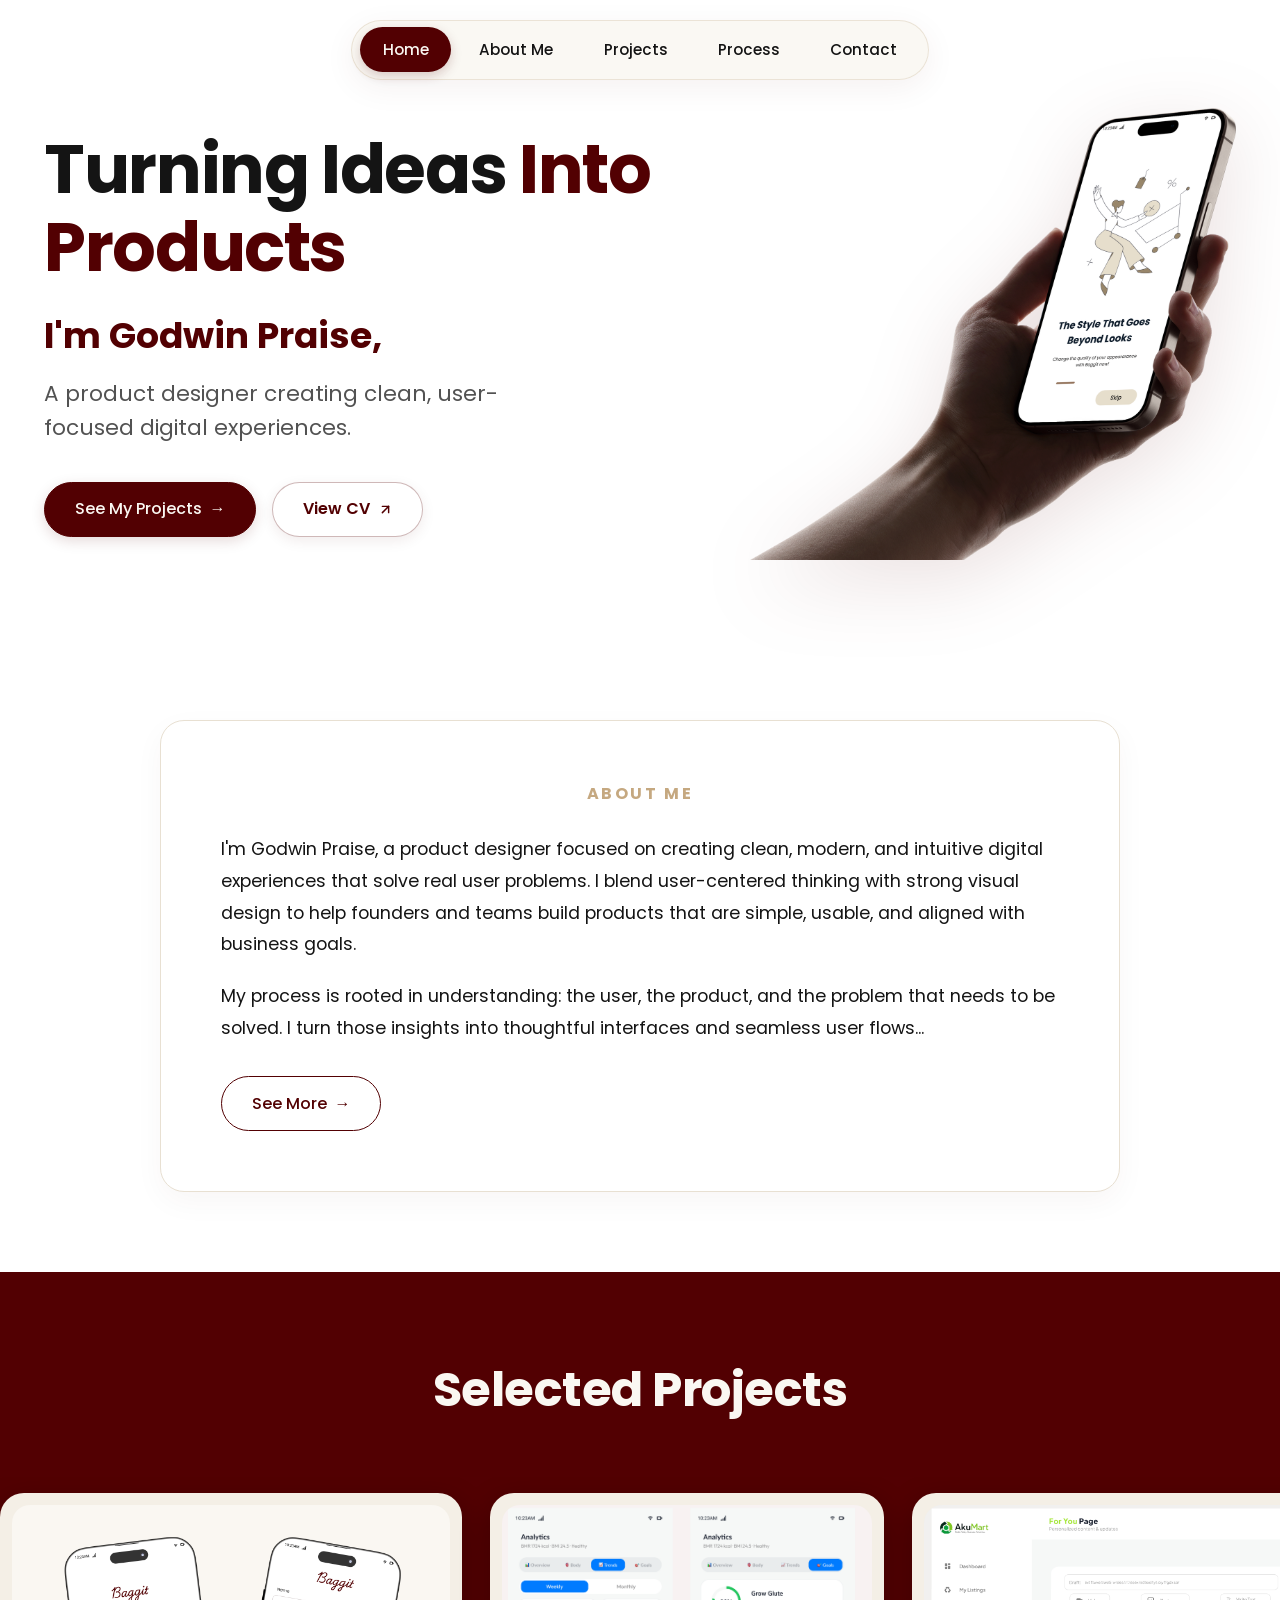
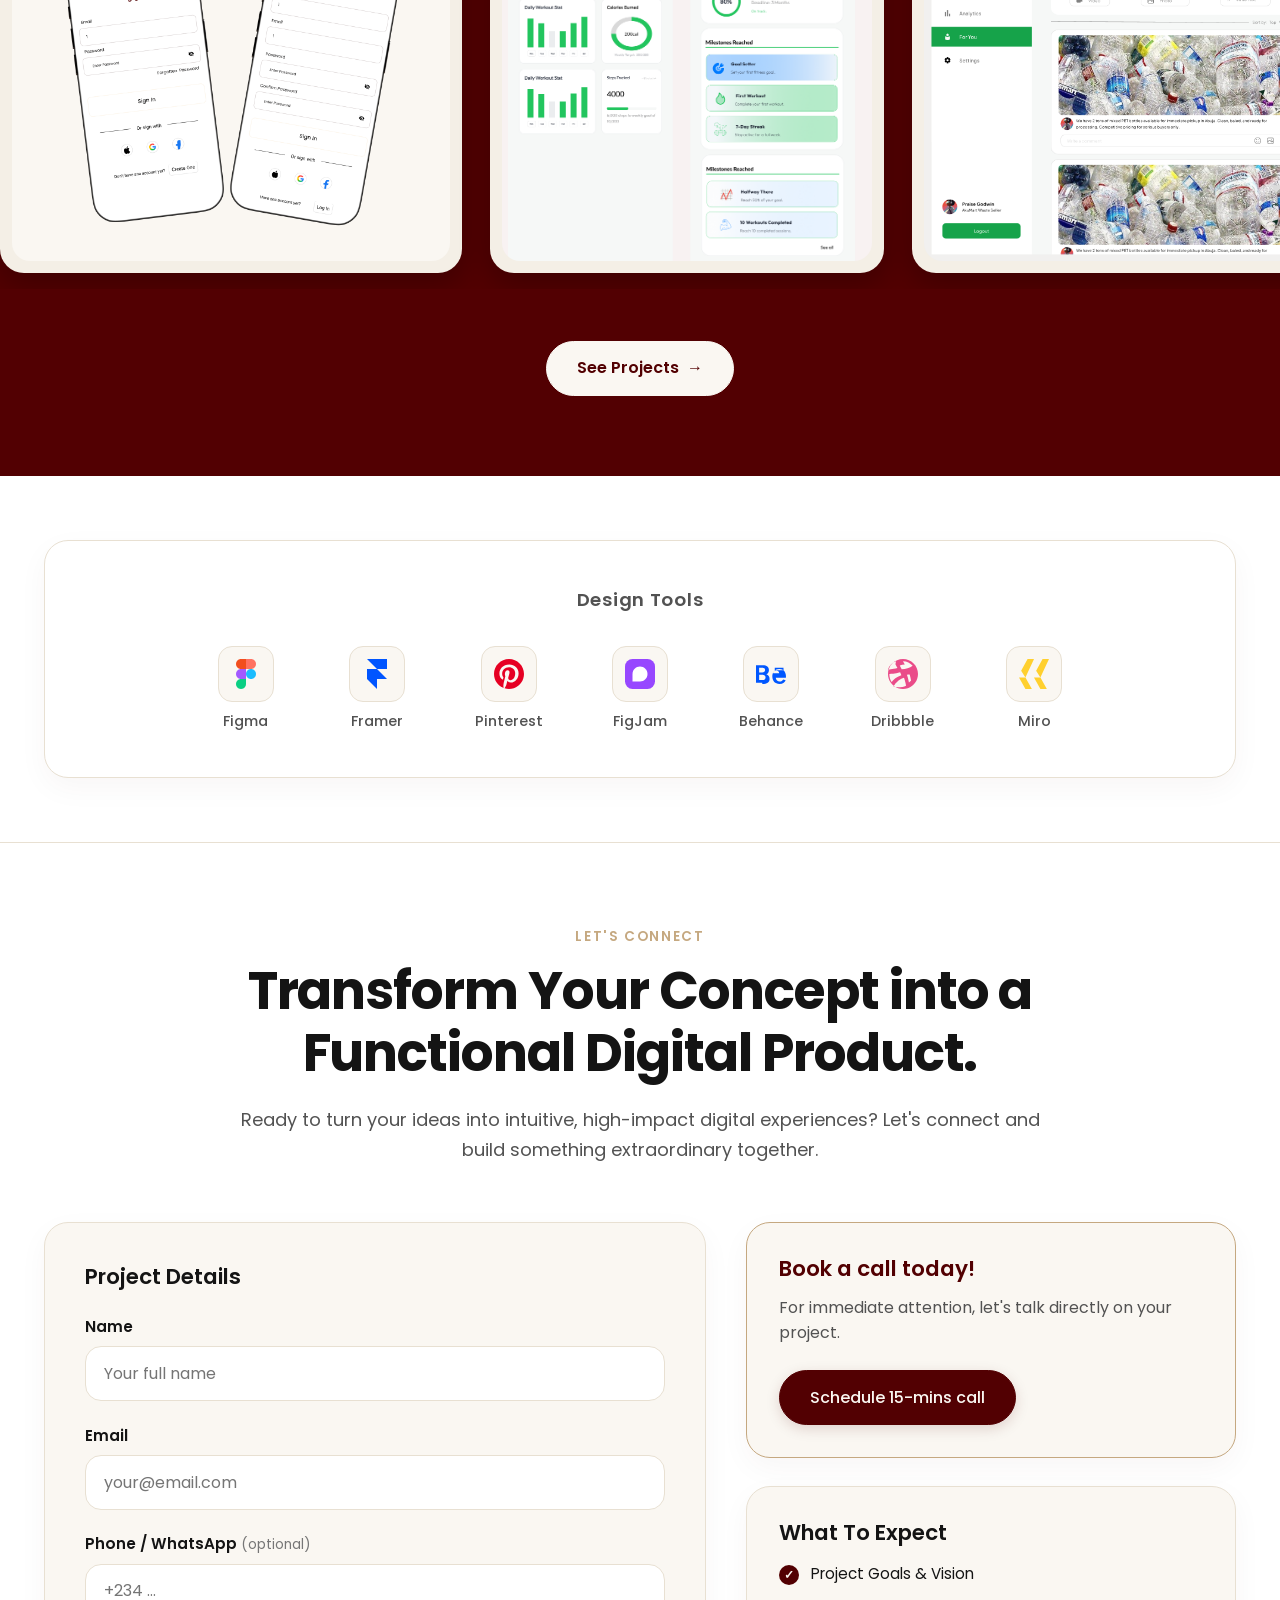
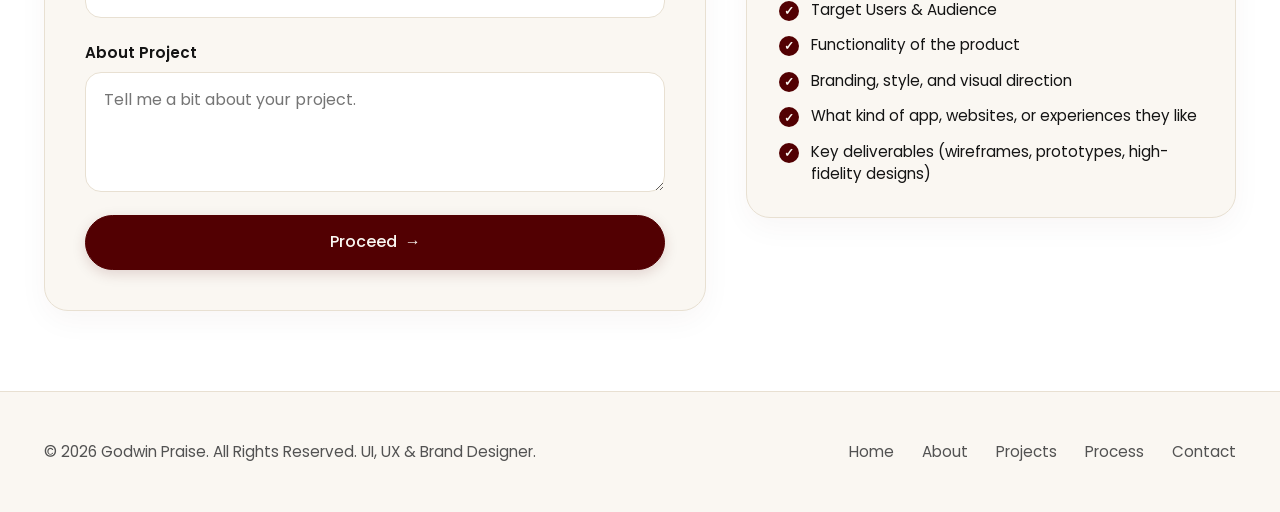
<file: home.html>
<!DOCTYPE html>
<html lang="en">
<head>
  <meta charset="UTF-8" />
  <meta name="viewport" content="width=device-width, initial-scale=1.0" />
  <title>Home — Godwin Praise | UI, UX &amp; Brand Designer</title>
  <meta name="description" content="Turning ideas into products. Godwin Praise is a UI, UX and brand designer creating clean, user-focused digital experiences." />
  
  <link rel="icon" href="data:image/svg+xml,<svg xmlns=%22http://www.w3.org/2000/svg%22 viewBox=%220 0 100 100%22><rect width=%22100%22 height=%22100%22 rx=%2224%22 fill=%22%23520002%22/><text x=%2250%22 y=%2266%22 font-family=%22system-ui,sans-serif%22 font-weight=%22800%22 font-size=%2254%22 fill=%22%23FBF5E9%22 text-anchor=%22middle%22>P</text></svg>">
  
  <link rel="stylesheet" href="css/main.css?v=6" />
  <link rel="stylesheet" href="css/pages.css?v=6" />
</head>
<body>

  <!-- Sticky Frosted-Glass Navigation -->
  <header class="header-nav">
    <nav class="nav-glass-bar" aria-label="Main Navigation">
      <a href="home.html" class="nav-link active" aria-current="page">Home</a>
      <a href="about.html" class="nav-link">About Me</a>
      <a href="projects.html" class="nav-link">Projects</a>
      <a href="process.html" class="nav-link">Process</a>
      <a href="contact.html" class="nav-link">Contact</a>
    </nav>

    <!-- Mobile Hamburger Toggle -->
    <button class="nav-toggle-btn" aria-label="Toggle navigation menu" aria-expanded="false">
      <span class="nav-toggle-line"></span>
      <span class="nav-toggle-line"></span>
      <span class="nav-toggle-line"></span>
    </button>
  </header>

  <!-- Mobile Drawer Panel -->
  <div class="mobile-nav-overlay" aria-hidden="true"></div>
  <div class="mobile-nav-panel" role="dialog" aria-modal="true" aria-label="Mobile Navigation">
    <a href="home.html" class="nav-link active" aria-current="page">Home</a>
    <a href="about.html" class="nav-link">About Me</a>
    <a href="projects.html" class="nav-link">Projects</a>
    <a href="process.html" class="nav-link">Process</a>
    <a href="contact.html" class="nav-link">Contact</a>
  </div>

  <main>
    <!-- 1. Hero Section -->
    <section class="section hero-section" id="hero">
      <div class="container hero-grid">
        <div class="hero-text-col">
          <h1 class="hero-headline">
            Turning Ideas <span class="text-maroon">Into Products</span>
          </h1>
          <p class="hero-intro-name">I'm Godwin Praise,</p>
          <p class="hero-tagline">
            A product designer creating clean, user-focused digital experiences.
          </p>
          <div class="hero-actions-row">
            <a href="projects.html" class="btn btn-primary" id="hero-see-projects-btn">
              See My Projects <span class="btn-arrow" aria-hidden="true">→</span>
            </a>
            <a 
              href="https://docs.google.com/document/d/placeholder" 
              target="_blank" 
              rel="noopener noreferrer" 
              class="btn btn-white hero-cv-btn" 
              data-config-cv 
              id="hero-view-cv-btn"
            >
              View CV <svg class="btn-arrow" width="15" height="15" viewBox="0 0 24 24" fill="none" stroke="currentColor" stroke-width="2.3" stroke-linecap="round" stroke-linejoin="round" aria-hidden="true"><line x1="7" y1="17" x2="17" y2="7"></line><polyline points="7 7 17 7 17 17"></polyline></svg>
            </a>
          </div>
        </div>
        <div class="hero-phone-col">
          <img 
            src="assets/images/hero-phone.png" 
            alt="Hand holding smartphone showcasing Baggit mobile application design" 
            class="hero-phone-img" 
            width="600" 
            height="557"
            loading="eager"
            fetchpriority="high"
          />
        </div>
      </div>
    </section>

    <!-- 2. About Me Section (Shortened) -->
    <section class="section home-about-section" id="about-summary">
      <div class="container">
        <div class="home-about-card">
          <h2 class="home-about-heading">ABOUT ME</h2>
          <div class="home-about-paragraphs">
            <p>
              I'm Godwin Praise, a product designer focused on creating clean, modern, and intuitive digital experiences that solve real user problems. I blend user-centered thinking with strong visual design to help founders and teams build products that are simple, usable, and aligned with business goals.
            </p>
            <p>
              My process is rooted in understanding: the user, the product, and the problem that needs to be solved. I turn those insights into thoughtful interfaces and seamless user flows...
            </p>
          </div>
          <div class="home-about-action">
            <a href="about.html" class="btn btn-outline home-about-btn" id="home-about-see-more">
              See More <span class="btn-arrow" aria-hidden="true">&rarr;</span>
            </a>
          </div>
        </div>
      </div>
    </section>

    <!-- 3. Selected Projects Slideshow -->
    <section class="selected-projects-marquee-section" id="selected-projects">
      <div class="marquee-header">
        <h2 class="marquee-heading">Selected Projects</h2>
      </div>

      <div class="marquee-container" aria-label="Selected Projects Carousel">
        <div class="marquee-track">
          <!-- Slide Set 1 -->
          <div class="marquee-slide">
            <img src="assets/images/baggit-auth.png" alt="Baggit sign-in and sign-up mobile screens" class="marquee-slide-img" width="467" height="380" loading="lazy" />
          </div>
          <div class="marquee-slide">
            <img src="assets/images/fitness_analytics.png" alt="Fitness App analytics and goals screen" class="marquee-slide-img" width="395" height="380" loading="lazy" />
          </div>
          <div class="marquee-slide">
            <img src="assets/images/akumart-for-you.png" alt="AkuMart For You dashboard page" class="marquee-slide-img" width="584" height="380" loading="lazy" />
          </div>
          <div class="marquee-slide">
            <img src="assets/images/yinyin-fantasy.png" alt="Yinyin Fantasy sticker and packaging design" class="marquee-slide-img" width="460" height="380" loading="lazy" />
          </div>
          <div class="marquee-slide">
            <img src="assets/images/novatech-login.png" alt="Nova Tech automation login screen" class="marquee-slide-img" width="803" height="380" loading="lazy" />
          </div>
          <div class="marquee-slide">
            <img src="assets/images/web-app-design.png" alt="Automation workflow platform web app design" class="marquee-slide-img" width="508" height="446" loading="lazy" />
          </div>

          <!-- Slide Set 2 (Duplicate for seamless continuous loop) -->
          <div class="marquee-slide" aria-hidden="true">
            <img src="assets/images/baggit-auth.png" alt="" class="marquee-slide-img" width="467" height="380" loading="lazy" />
          </div>
          <div class="marquee-slide" aria-hidden="true">
            <img src="assets/images/fitness_analytics.png" alt="" class="marquee-slide-img" width="395" height="380" loading="lazy" />
          </div>
          <div class="marquee-slide" aria-hidden="true">
            <img src="assets/images/akumart-for-you.png" alt="" class="marquee-slide-img" width="584" height="380" loading="lazy" />
          </div>
          <div class="marquee-slide" aria-hidden="true">
            <img src="assets/images/yinyin-fantasy.png" alt="" class="marquee-slide-img" width="460" height="380" loading="lazy" />
          </div>
          <div class="marquee-slide" aria-hidden="true">
            <img src="assets/images/novatech-login.png" alt="" class="marquee-slide-img" width="803" height="380" loading="lazy" />
          </div>
          <div class="marquee-slide" aria-hidden="true">
            <img src="assets/images/web-app-design.png" alt="" class="marquee-slide-img" width="508" height="446" loading="lazy" />
          </div>
        </div>
      </div>

      <div class="marquee-footer-btn">
        <a href="projects.html" class="btn btn-cream" id="marquee-see-projects-btn">
          See Projects <span class="btn-arrow" aria-hidden="true">→</span>
        </a>
      </div>
    </section>

    <!-- 4. Design Tools Strip (Single Line, No Duplicates) -->
    <section class="section design-tools-section" id="tools">
      <div class="container">
        <div class="design-tools-card">
          <h2 class="design-tools-title">Design Tools</h2>
          <div class="design-tools-row">
            <!-- Figma -->
            <div class="tool-item">
              <div class="tool-icon-wrap" title="Figma">
                <svg viewBox="0 0 38 57" fill="none" xmlns="http://www.w3.org/2000/svg">
                  <path d="M19 28.5C19 23.2533 23.2533 19 28.5 19C33.7467 19 38 23.2533 38 28.5C38 33.7467 33.7467 38 28.5 38C23.2533 38 19 33.7467 19 28.5Z" fill="#1ABCFE"/>
                  <path d="M0 47.5C0 42.2533 4.25329 38 9.5 38H19V47.5C19 52.7467 14.7467 57 9.5 57C4.25329 57 0 52.7467 0 47.5Z" fill="#0ACF83"/>
                  <path d="M19 0V19H28.5C33.7467 19 38 14.7467 38 9.5C38 4.25329 33.7467 0 28.5 0H19Z" fill="#FF7262"/>
                  <path d="M0 9.5C0 14.7467 4.25329 19 9.5 19H19V0H9.5C4.25329 0 0 4.25329 0 9.5Z" fill="#F24E1E"/>
                  <path d="M0 28.5C0 33.7467 4.25329 38 9.5 38H19V19H9.5C4.25329 19 0 23.2533 0 28.5Z" fill="#A259FF"/>
                </svg>
              </div>
              <span class="tool-name">Figma</span>
            </div>

            <!-- Framer -->
            <div class="tool-item">
              <div class="tool-icon-wrap" title="Framer">
                <svg viewBox="0 0 24 24" fill="none" xmlns="http://www.w3.org/2000/svg">
                  <path d="M4 0H20V8H12L4 0Z" fill="#0055FF"/>
                  <path d="M4 8H12L20 16H4V8Z" fill="#0055FF"/>
                  <path d="M4 16H12V24L4 16Z" fill="#0055FF"/>
                </svg>
              </div>
              <span class="tool-name">Framer</span>
            </div>

            <!-- Pinterest -->
            <div class="tool-item">
              <div class="tool-icon-wrap" title="Pinterest">
                <svg viewBox="0 0 24 24" fill="#E60023" xmlns="http://www.w3.org/2000/svg">
                  <path d="M12 0C5.373 0 0 5.373 0 12c0 5.084 3.163 9.426 7.627 11.174-.105-.949-.2-2.405.042-3.441.218-.937 1.407-5.965 1.407-5.965s-.359-.719-.359-1.782c0-1.668.967-2.914 2.171-2.914 1.023 0 1.518.769 1.518 1.69 0 1.029-.655 2.568-.994 3.995-.283 1.194.599 2.169 1.777 2.169 2.133 0 3.772-2.249 3.772-5.495 0-2.873-2.064-4.882-5.012-4.882-3.414 0-5.418 2.561-5.418 5.207 0 1.031.397 2.138.893 2.738a.36.36 0 0 1 .083.345l-.333 1.36c-.053.22-.174.267-.402.161-1.499-.698-2.436-2.889-2.436-4.649 0-3.785 2.75-7.262 7.929-7.262 4.163 0 7.398 2.967 7.398 6.931 0 4.136-2.607 7.464-6.227 7.464-1.216 0-2.359-.632-2.75-1.378l-.748 2.853c-.271 1.043-1.002 2.35-1.492 3.146C9.57 23.812 10.763 24 12 24c6.627 0 12-5.373 12-12S18.627 0 12 0z"/>
                </svg>
              </div>
              <span class="tool-name">Pinterest</span>
            </div>

            <!-- FigJam -->
            <div class="tool-item">
              <div class="tool-icon-wrap" title="FigJam">
                <svg viewBox="0 0 24 24" fill="none" xmlns="http://www.w3.org/2000/svg">
                  <rect width="24" height="24" rx="6" fill="#9747FF"/>
                  <path d="M6 12C6 8.68629 8.68629 6 12 6C15.3137 6 18 8.68629 18 12C18 15.3137 15.3137 18 12 18H6V12Z" fill="#FFF"/>
                </svg>
              </div>
              <span class="tool-name">FigJam</span>
            </div>

            <!-- Behance -->
            <div class="tool-item">
              <div class="tool-icon-wrap" title="Behance">
                <svg viewBox="0 0 24 24" fill="#0057FF" xmlns="http://www.w3.org/2000/svg">
                  <path d="M22 7h-7v2h7V7zm1.726 10c-.442 1.297-2.029 3-4.971 3-3.459 0-5.69-2.336-5.69-5.918 0-3.523 2.164-6.082 5.566-6.082 3.551 0 5.344 2.508 5.344 5.795 0 .52-.062 1.055-.078 1.205h-8.082c.113 1.957 1.543 3.016 3.137 3.016 1.348 0 2.293-.656 2.774-1.617l2.001.601zm-5.187-5.594c-.062-1.391-.984-2.188-2.281-2.188-1.422 0-2.375.891-2.578 2.188h4.859zm-13.539 7.594h-5v-14h5.457c3.184 0 4.887 1.488 4.887 3.902 0 1.547-.797 2.684-2.078 3.305 1.703.543 2.594 1.879 2.594 3.738 0 2.656-1.922 4.055-5.86 4.055zm-2.5-8.234h2.516c1.375 0 2.266-.672 2.266-1.906 0-1.156-.844-1.844-2.203-1.844h-2.579v3.75zm0 6.094h2.641c1.547 0 2.5-.766 2.5-2.062 0-1.359-.984-2.125-2.453-2.125h-2.688v4.187z"/>
                </svg>
              </div>
              <span class="tool-name">Behance</span>
            </div>

            <!-- Dribbble -->
            <div class="tool-item">
              <div class="tool-icon-wrap" title="Dribbble">
                <svg viewBox="0 0 24 24" fill="#EA4C89" xmlns="http://www.w3.org/2000/svg">
                  <path d="M12 0c-6.627 0-12 5.373-12 12s5.373 12 12 12 12-5.373 12-12-5.373-12-12-12zm10.165 10.638c-.352-.061-2.734-.46-5.467-.09 1.158 3.197 1.637 5.864 1.761 6.59 2.274-1.632 3.706-4.249 3.706-6.5zM12 1.838c3.084 0 5.864 1.391 7.728 3.593-2.316 1.706-5.441 2.659-8.791 2.766-.465-1.025-.97-2.05-1.517-3.045 1.258-.453 2.607-.698 4.01-.698zm-6.046 2.302c.571 1.018 1.096 2.067 1.579 3.118-3.957 1.158-7.533 1.196-7.533 1.196.885-3.053 3.327-5.452 6.425-6.579zm-4.116 7.822s3.689-.04 7.87-1.285c.348.736.671 1.488.966 2.253-5.267 1.656-7.79 5.568-7.79 5.568-1.127-1.836-1.785-3.992-1.785-6.536zm3.32 8.761c.642-.977 2.873-4.195 7.643-5.786 1.082 2.871 1.518 5.679 1.615 6.368-1.745.86-3.719 1.348-5.812 1.348-1.57 0-3.064-.282-4.446-.786zm11.59-1.936c-.114-.73-.559-3.328-1.621-6.223 2.646-.388 4.966.012 5.309.076-.285 2.502-1.677 4.664-3.688 6.147z"/>
                </svg>
              </div>
              <span class="tool-name">Dribbble</span>
            </div>

            <!-- Miro -->
            <div class="tool-item">
              <div class="tool-icon-wrap" title="Miro">
                <svg viewBox="0 0 24 24" fill="#050038" xmlns="http://www.w3.org/2000/svg">
                  <path d="M18.84 0L13.7 9.42l3.41 5.37L24 0h-5.16zM6.86 0L1.72 9.42l3.41 5.37L12.02 0H6.86zM0 14.79l5.14 9.21h5.16L5.16 14.79H0zm11.98 0l5.14 9.21h5.16l-5.14-9.21h-5.16z" fill="#FFD02F"/>
                </svg>
              </div>
              <span class="tool-name">Miro</span>
            </div>
          </div>
        </div>
      </div>
    </section>

    <!-- 5. Closing Contact Section (Reusable Component) -->
    <section class="section section-closing-contact" id="contact-section">
      <div class="container">
        <div class="closing-contact-header">
          <span class="badge-tan">Let's Connect</span>
          <h2 class="heading-xl">Transform Your Concept into a Functional Digital Product.</h2>
          <p class="body-lead">
            Ready to turn your ideas into intuitive, high-impact digital experiences? Let's connect and build something extraordinary together.
          </p>
        </div>

        <div class="closing-contact-grid">
          <!-- Left: Project Details Form -->
          <div class="contact-form-card">
            <h3 class="heading-md" style="margin-bottom: 1.5rem;">Project Details</h3>
            <form 
              name="contact-home" 
              method="POST" 
              data-netlify="true" 
              netlify-honeypot="bot-field"
              class="contact-form"
              id="home-contact-form"
            >
              <input type="hidden" name="form-name" value="contact-home" />
              
              <!-- Honeypot anti-spam field -->
              <p class="visually-hidden">
                <label>Don't fill this out if you're human: <input name="bot-field" /></label>
              </p>

              <div class="form-group">
                <label for="home-name" class="form-label">Name</label>
                <input type="text" id="home-name" name="name" class="form-control" placeholder="Your full name" required />
                <span class="form-error" aria-live="polite"></span>
              </div>

              <div class="form-group">
                <label for="home-email" class="form-label">Email</label>
                <input type="email" id="home-email" name="email" class="form-control" placeholder="your@email.com" required />
                <span class="form-error" aria-live="polite"></span>
              </div>

              <div class="form-group">
                <label for="home-phone" class="form-label">Phone / WhatsApp <span class="optional">(optional)</span></label>
                <input type="tel" id="home-phone" name="phone" class="form-control" placeholder="+234 ..." />
              </div>

              <div class="form-group">
                <label for="home-message" class="form-label">About Project</label>
                <textarea id="home-message" name="message" class="form-control" placeholder="Tell me a bit about your project." required></textarea>
                <span class="form-error" aria-live="polite"></span>
              </div>

              <button type="submit" class="btn btn-primary" style="width: 100%;" id="home-form-submit-btn">
                Proceed <span class="btn-arrow" aria-hidden="true">→</span>
              </button>
            </form>
          </div>

          <!-- Right: Book Call Card & What to Expect -->
          <div class="contact-sidebar">
            <div class="sidebar-card book-call-card">
              <h3 class="heading-md" style="color: var(--color-maroon);">Book a call today!</h3>
              <p style="color: var(--color-text-muted); margin-bottom: 1.5rem; line-height: 1.6;">
                For immediate attention, let's talk directly on your project.
              </p>
              <a 
                href="https://cal.com/praise-godwin-6lfzkq/15min" 
                target="_blank" 
                rel="noopener noreferrer" 
                class="btn btn-primary"
                data-config-booking
                id="home-book-call-btn"
              >
                Schedule 15-mins call
              </a>
            </div>

            <div class="sidebar-card">
              <h3 class="heading-md" style="margin-bottom: 0.5rem;">What To Expect</h3>
              <ul class="what-to-expect-list">
                <li class="what-to-expect-item">
                  <span class="check-dot">✓</span>
                  <span>Project Goals &amp; Vision</span>
                </li>
                <li class="what-to-expect-item">
                  <span class="check-dot">✓</span>
                  <span>Target Users &amp; Audience</span>
                </li>
                <li class="what-to-expect-item">
                  <span class="check-dot">✓</span>
                  <span>Functionality of the product</span>
                </li>
                <li class="what-to-expect-item">
                  <span class="check-dot">✓</span>
                  <span>Branding, style, and visual direction</span>
                </li>
                <li class="what-to-expect-item">
                  <span class="check-dot">✓</span>
                  <span>What kind of app, websites, or experiences they like</span>
                </li>
                <li class="what-to-expect-item">
                  <span class="check-dot">✓</span>
                  <span>Key deliverables (wireframes, prototypes, high-fidelity designs)</span>
                </li>
              </ul>
            </div>
          </div>
        </div>
      </div>
    </section>
  </main>

  <!-- Universal Footer -->
  <footer class="site-footer">
    <div class="container footer-content">
      <p>© 2026 Godwin Praise. All Rights Reserved. UI, UX &amp; Brand Designer.</p>
      <div class="footer-links">
        <a href="home.html" class="footer-link">Home</a>
        <a href="about.html" class="footer-link">About</a>
        <a href="projects.html" class="footer-link">Projects</a>
        <a href="process.html" class="footer-link">Process</a>
        <a href="contact.html" class="footer-link">Contact</a>
      </div>
    </div>
  </footer>

  <!-- Scripts -->
  <script src="js/config.js"></script>
  <script src="js/main.js"></script>
  <script src="js/slideshow.js"></script>
</body>
</html>
</file>
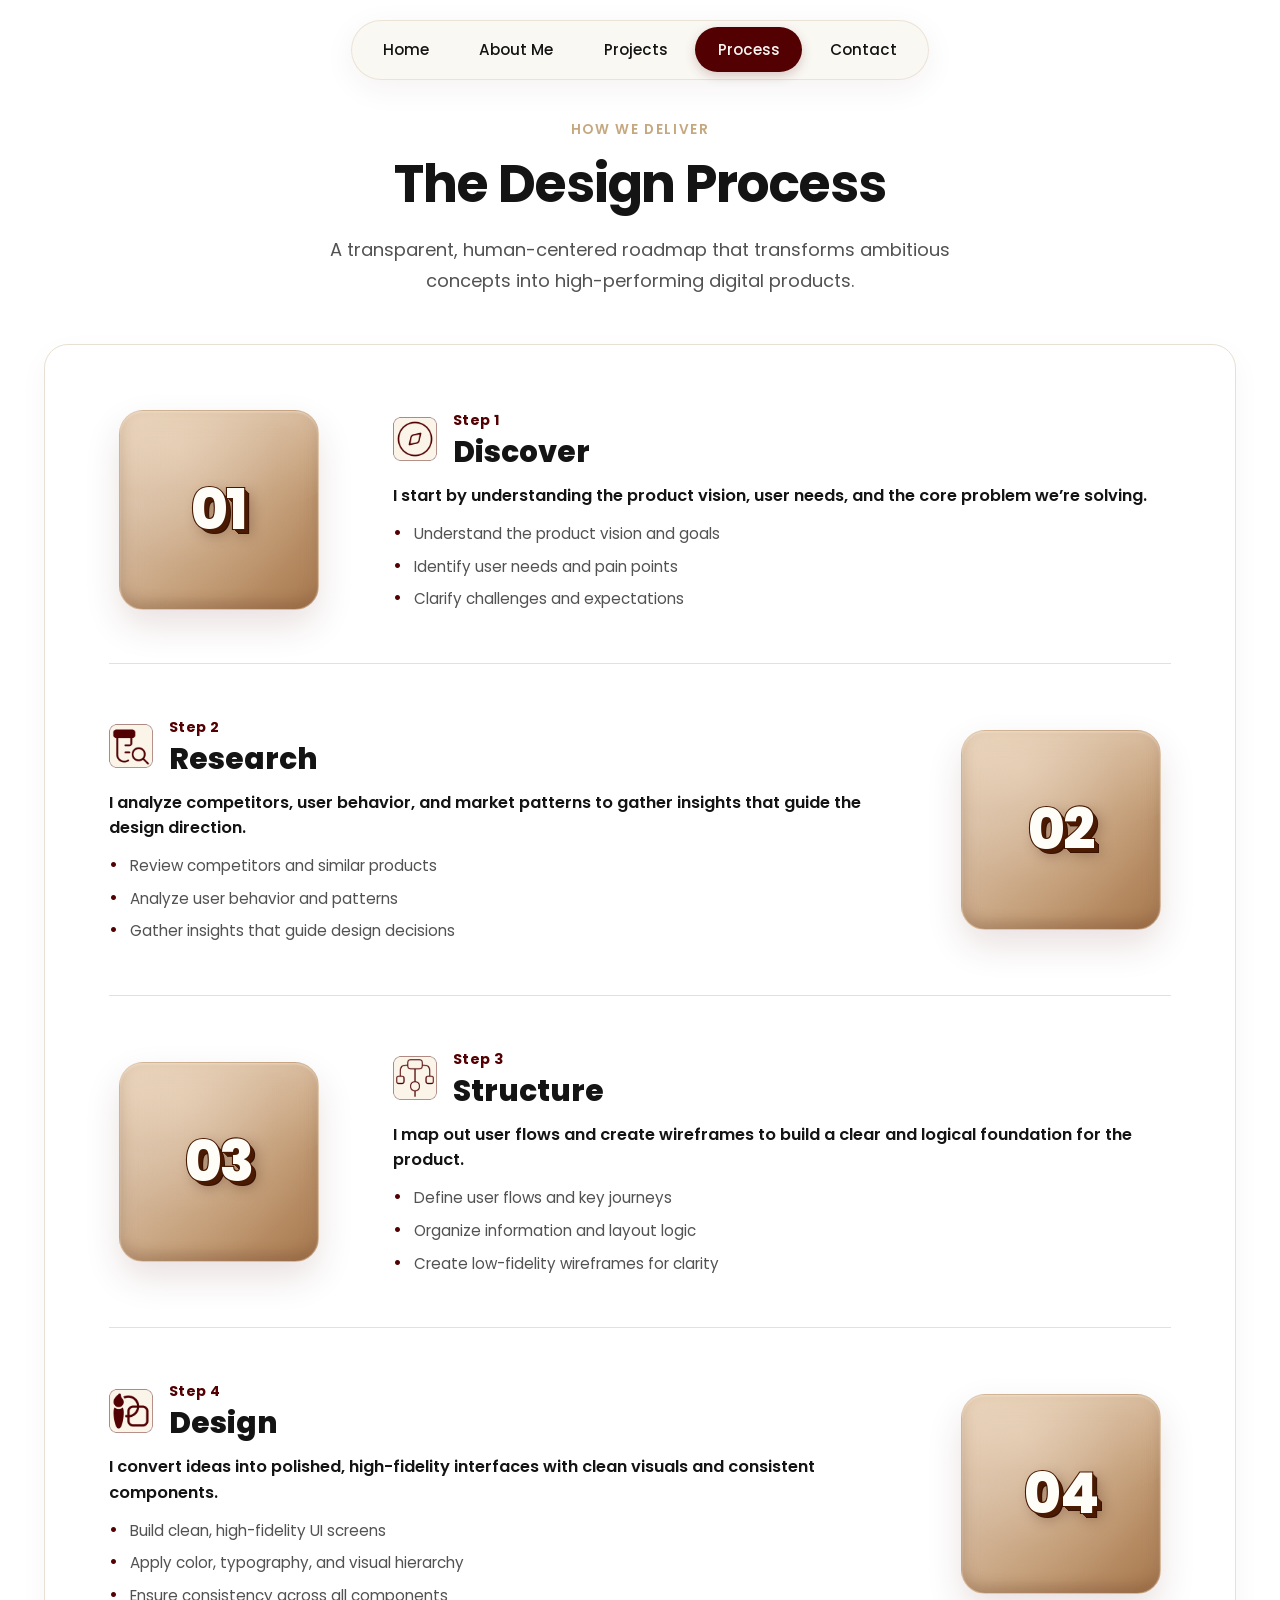
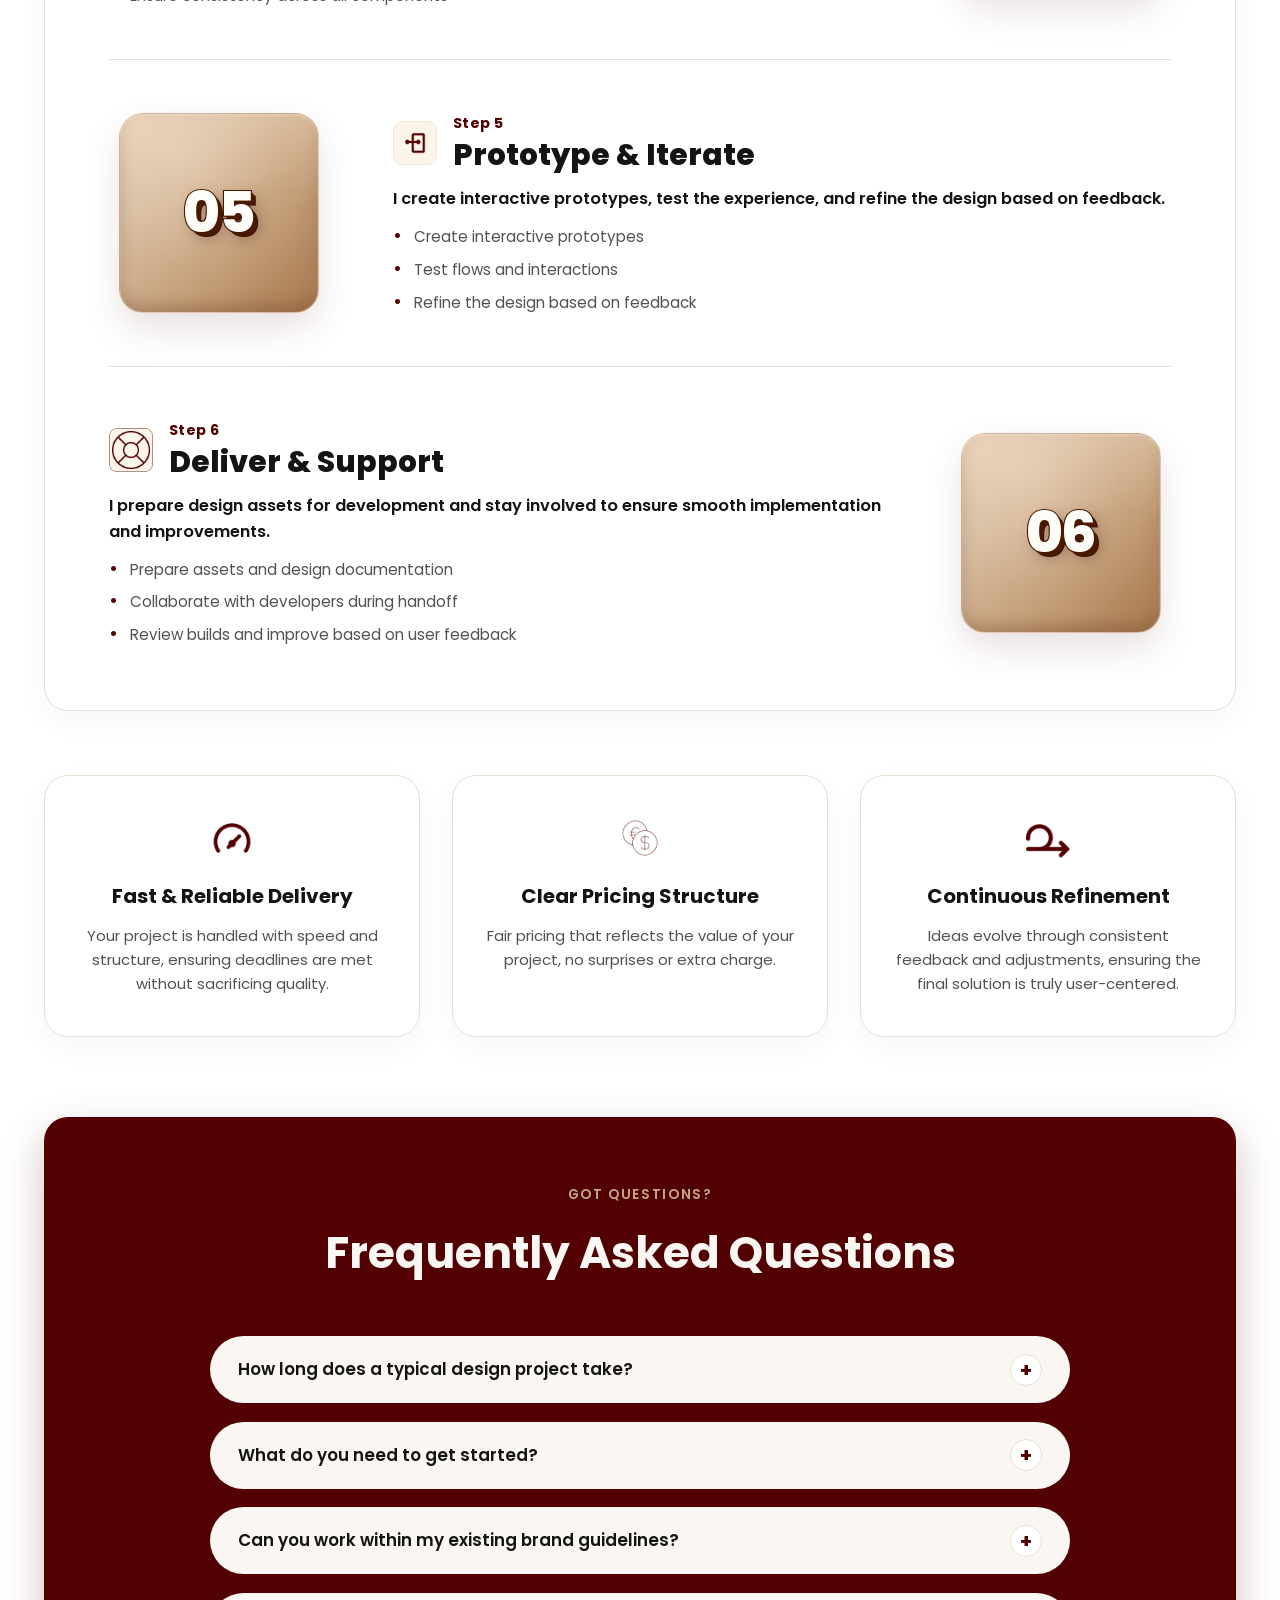
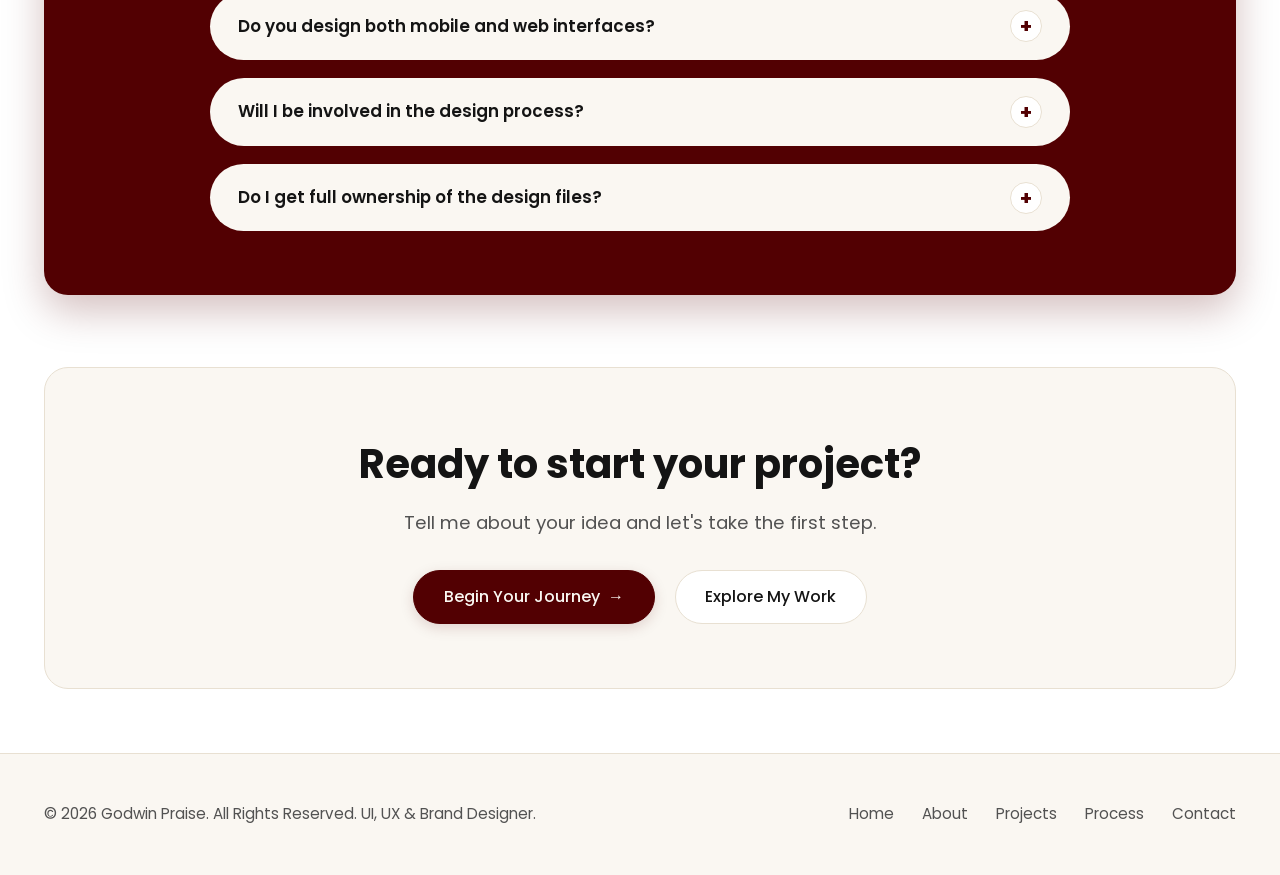
<file: process.html>
<!DOCTYPE html>
<html lang="en">
<head>
  <meta charset="UTF-8" />
  <meta name="viewport" content="width=device-width, initial-scale=1.0" />
  <title>Design Process — Godwin Praise | UI, UX &amp; Brand Designer</title>
  <meta name="description" content="Discover Godwin Praise's structured 6-step design process, project values, and frequently asked questions for digital product design engagements." />
  
  <link rel="icon" href="data:image/svg+xml,<svg xmlns=%22http://www.w3.org/2000/svg%22 viewBox=%220 0 100 100%22><rect width=%22100%22 height=%22100%22 rx=%2224%22 fill=%22%23520002%22/><text x=%2250%22 y=%2266%22 font-family=%22system-ui,sans-serif%22 font-weight=%22800%22 font-size=%2254%22 fill=%22%23FBF5E9%22 text-anchor=%22middle%22>P</text></svg>">
  
  <link rel="stylesheet" href="css/main.css?v=6" />
  <link rel="stylesheet" href="css/pages.css?v=6" />
</head>
<body>

  <!-- Sticky Frosted-Glass Navigation -->
  <header class="header-nav">
    <nav class="nav-glass-bar" aria-label="Main Navigation">
      <a href="home.html" class="nav-link">Home</a>
      <a href="about.html" class="nav-link">About Me</a>
      <a href="projects.html" class="nav-link">Projects</a>
      <a href="process.html" class="nav-link active" aria-current="page">Process</a>
      <a href="contact.html" class="nav-link">Contact</a>
    </nav>

    <button class="nav-toggle-btn" aria-label="Toggle navigation menu" aria-expanded="false">
      <span class="nav-toggle-line"></span>
      <span class="nav-toggle-line"></span>
      <span class="nav-toggle-line"></span>
    </button>
  </header>

  <div class="mobile-nav-overlay" aria-hidden="true"></div>
  <div class="mobile-nav-panel" role="dialog" aria-modal="true" aria-label="Mobile Navigation">
    <a href="home.html" class="nav-link">Home</a>
    <a href="about.html" class="nav-link">About Me</a>
    <a href="projects.html" class="nav-link">Projects</a>
    <a href="process.html" class="nav-link active" aria-current="page">Process</a>
    <a href="contact.html" class="nav-link">Contact</a>
  </div>

  <main>
    <!-- Page Header -->
    <section class="section" style="padding-top: 3.5rem; padding-bottom: 2rem; text-align: center;">
      <div class="container">
        <span class="badge-tan">How We Deliver</span>
        <h1 class="heading-xl">The Design Process</h1>
        <p class="body-lead" style="max-width: 680px; margin: 0 auto;">
          A transparent, human-centered roadmap that transforms ambitious concepts into high-performing digital products.
        </p>
      </div>
    </section>

    <!-- 1. Six Steps (Alternating Layout inside One Large White Card) -->
    <section class="section" style="padding-top: 1rem; padding-bottom: 4rem;">
      <div class="container">
        <div class="process-steps-card">
          <!-- Step 1: Discover (Tile Left) -->
          <div class="step-alternating-row">
            <div class="step-tile-wrap">
              <div class="step-tile">
                <span class="step-tile-num">01</span>
              </div>
            </div>
            <div class="step-content-col">
              <div class="step-header-wrap">
                <img src="assets/images/icon-step-discover.png" alt="" class="step-badge-icon" width="44" height="44" />
                <div class="step-header-text">
                  <span class="step-number-tag">Step 1</span>
                  <h2 class="step-heading">Discover</h2>
                </div>
              </div>
              <p class="step-intro-bold">
                I start by understanding the product vision, user needs, and the core problem we’re solving.
              </p>
              <ul class="step-bullets-list">
                <li>Understand the product vision and goals</li>
                <li>Identify user needs and pain points</li>
                <li>Clarify challenges and expectations</li>
              </ul>
            </div>
          </div>

          <!-- Step 2: Research (Tile Right - reverse) -->
          <div class="step-alternating-row reverse">
            <div class="step-tile-wrap">
              <div class="step-tile">
                <span class="step-tile-num">02</span>
              </div>
            </div>
            <div class="step-content-col">
              <div class="step-header-wrap">
                <img src="assets/images/icon-step-research.png" alt="" class="step-badge-icon" width="44" height="44" />
                <div class="step-header-text">
                  <span class="step-number-tag">Step 2</span>
                  <h2 class="step-heading">Research</h2>
                </div>
              </div>
              <p class="step-intro-bold">
                I analyze competitors, user behavior, and market patterns to gather insights that guide the design direction.
              </p>
              <ul class="step-bullets-list">
                <li>Review competitors and similar products</li>
                <li>Analyze user behavior and patterns</li>
                <li>Gather insights that guide design decisions</li>
              </ul>
            </div>
          </div>

          <!-- Step 3: Structure (Tile Left) -->
          <div class="step-alternating-row">
            <div class="step-tile-wrap">
              <div class="step-tile">
                <span class="step-tile-num">03</span>
              </div>
            </div>
            <div class="step-content-col">
              <div class="step-header-wrap">
                <img src="assets/images/icon-step-structure.png" alt="" class="step-badge-icon" width="44" height="44" />
                <div class="step-header-text">
                  <span class="step-number-tag">Step 3</span>
                  <h2 class="step-heading">Structure</h2>
                </div>
              </div>
              <p class="step-intro-bold">
                I map out user flows and create wireframes to build a clear and logical foundation for the product.
              </p>
              <ul class="step-bullets-list">
                <li>Define user flows and key journeys</li>
                <li>Organize information and layout logic</li>
                <li>Create low-fidelity wireframes for clarity</li>
              </ul>
            </div>
          </div>

          <!-- Step 4: Design (Tile Right - reverse) -->
          <div class="step-alternating-row reverse">
            <div class="step-tile-wrap">
              <div class="step-tile">
                <span class="step-tile-num">04</span>
              </div>
            </div>
            <div class="step-content-col">
              <div class="step-header-wrap">
                <img src="assets/images/icon-step-design.png" alt="" class="step-badge-icon" width="44" height="44" />
                <div class="step-header-text">
                  <span class="step-number-tag">Step 4</span>
                  <h2 class="step-heading">Design</h2>
                </div>
              </div>
              <p class="step-intro-bold">
                I convert ideas into polished, high-fidelity interfaces with clean visuals and consistent components.
              </p>
              <ul class="step-bullets-list">
                <li>Build clean, high-fidelity UI screens</li>
                <li>Apply color, typography, and visual hierarchy</li>
                <li>Ensure consistency across all components</li>
              </ul>
            </div>
          </div>

          <!-- Step 5: Prototype & Iterate (Tile Left) -->
          <div class="step-alternating-row">
            <div class="step-tile-wrap">
              <div class="step-tile">
                <span class="step-tile-num">05</span>
              </div>
            </div>
            <div class="step-content-col">
              <div class="step-header-wrap">
                <img src="assets/images/icon-step-prototype-badge.png" alt="" class="step-badge-icon" width="44" height="44" />
                <div class="step-header-text">
                  <span class="step-number-tag">Step 5</span>
                  <h2 class="step-heading">Prototype &amp; Iterate</h2>
                </div>
              </div>
              <p class="step-intro-bold">
                I create interactive prototypes, test the experience, and refine the design based on feedback.
              </p>
              <ul class="step-bullets-list">
                <li>Create interactive prototypes</li>
                <li>Test flows and interactions</li>
                <li>Refine the design based on feedback</li>
              </ul>
            </div>
          </div>

          <!-- Step 6: Deliver & Support (Tile Right - reverse) -->
          <div class="step-alternating-row reverse">
            <div class="step-tile-wrap">
              <div class="step-tile">
                <span class="step-tile-num">06</span>
              </div>
            </div>
            <div class="step-content-col">
              <div class="step-header-wrap">
                <img src="assets/images/icon-step-deliver.png" alt="" class="step-badge-icon" width="44" height="44" />
                <div class="step-header-text">
                  <span class="step-number-tag">Step 6</span>
                  <h2 class="step-heading">Deliver &amp; Support</h2>
                </div>
              </div>
              <p class="step-intro-bold">
                I prepare design assets for development and stay involved to ensure smooth implementation and improvements.
              </p>
              <ul class="step-bullets-list">
                <li>Prepare assets and design documentation</li>
                <li>Collaborate with developers during handoff</li>
                <li>Review builds and improve based on user feedback</li>
              </ul>
            </div>
          </div>
        </div>

        <!-- 2. Three Value Cards (Equal Height, Consistent Style & Alignment) -->
        <div class="value-cards-grid">
          <div class="value-card">
            <img 
              src="assets/images/icon-value-delivery.png" 
              alt="Fast & Reliable Delivery" 
              class="value-card-icon" 
              width="44" 
              height="44" 
            />
            <h3 class="value-card-title">Fast &amp; Reliable Delivery</h3>
            <p class="value-card-text">
              Your project is handled with speed and structure, ensuring deadlines are met without sacrificing quality.
            </p>
          </div>

          <div class="value-card">
            <img 
              src="assets/images/icon-value-pricing.png" 
              alt="Clear Pricing Structure" 
              class="value-card-icon" 
              width="44" 
              height="44" 
            />
            <h3 class="value-card-title">Clear Pricing Structure</h3>
            <p class="value-card-text">
              Fair pricing that reflects the value of your project, no surprises or extra charge.
            </p>
          </div>

          <div class="value-card">
            <img 
              src="assets/images/icon-value-refinement.png" 
              alt="Continuous Refinement" 
              class="value-card-icon" 
              width="44" 
              height="44" 
            />
            <h3 class="value-card-title">Continuous Refinement</h3>
            <p class="value-card-text">
              Ideas evolve through consistent feedback and adjustments, ensuring the final solution is truly user-centered.
            </p>
          </div>
        </div>

        <!-- 3. FAQ Accordion (Maroon Panel, 6 Cream Pill Rows) -->
        <div class="faq-panel-section" id="faq">
          <div class="faq-header">
            <span class="badge-tan" style="color: var(--color-tan);">Got Questions?</span>
            <h2 class="faq-title">Frequently Asked Questions</h2>
          </div>

          <div class="faq-list" role="region" aria-label="Frequently Asked Questions">
            <!-- Q1 -->
            <div class="faq-item">
              <button class="faq-trigger" aria-expanded="false" aria-controls="faq-ans-1" id="faq-q-1">
                <span>How long does a typical design project take?</span>
                <span class="faq-icon" aria-hidden="true">+</span>
              </button>
              <div class="faq-content" id="faq-ans-1" role="region" aria-labelledby="faq-q-1">
                <p>
                  It depends on the scope. As a guide, mobile app projects take about 6-8 weeks, website projects such as a responsive landing page about 4-6 weeks, and design systems or component libraries about 2 weeks. We agree a timeline together after the consultation call.
                </p>
              </div>
            </div>

            <!-- Q2 -->
            <div class="faq-item">
              <button class="faq-trigger" aria-expanded="false" aria-controls="faq-ans-2" id="faq-q-2">
                <span>What do you need to get started?</span>
                <span class="faq-icon" aria-hidden="true">+</span>
              </button>
              <div class="faq-content" id="faq-ans-2" role="region" aria-labelledby="faq-q-2">
                <p>
                  A short description of your project goals and vision, your target users, the key functionality you have in mind, your branding and visual direction, and any apps or websites you like for reference. Tell me which deliverables you expect (wireframes, prototypes, high-fidelity designs) and we'll take it from there.
                </p>
              </div>
            </div>

            <!-- Q3 -->
            <div class="faq-item">
              <button class="faq-trigger" aria-expanded="false" aria-controls="faq-ans-3" id="faq-q-3">
                <span>Can you work within my existing brand guidelines?</span>
                <span class="faq-icon" aria-hidden="true">+</span>
              </button>
              <div class="faq-content" id="faq-ans-3" role="region" aria-labelledby="faq-q-3">
                <p>
                  Yes. If you have brand guidelines, I design within them, including colors, typography, tone and components. If you don't, I can help define a clear visual direction.
                </p>
              </div>
            </div>

            <!-- Q4 -->
            <div class="faq-item">
              <button class="faq-trigger" aria-expanded="false" aria-controls="faq-ans-4" id="faq-q-4">
                <span>Do you design both mobile and web interfaces?</span>
                <span class="faq-icon" aria-hidden="true">+</span>
              </button>
              <div class="faq-content" id="faq-ans-4" role="region" aria-labelledby="faq-q-4">
                <p>
                  Yes. I design for mobile apps (Android and iOS) and responsive websites, including dashboards, onboarding flows and landing pages.
                </p>
              </div>
            </div>

            <!-- Q5 -->
            <div class="faq-item">
              <button class="faq-trigger" aria-expanded="false" aria-controls="faq-ans-5" id="faq-q-5">
                <span>Will I be involved in the design process?</span>
                <span class="faq-icon" aria-hidden="true">+</span>
              </button>
              <div class="faq-content" id="faq-ans-5" role="region" aria-labelledby="faq-q-5">
                <p>
                  Yes. You're involved at key points, from the consultation call and project plan through prototype reviews, and your feedback shapes each round of refinement.
                </p>
              </div>
            </div>

            <!-- Q6 -->
            <div class="faq-item">
              <button class="faq-trigger" aria-expanded="false" aria-controls="faq-ans-6" id="faq-q-6">
                <span>Do I get full ownership of the design files?</span>
                <span class="faq-icon" aria-hidden="true">+</span>
              </button>
              <div class="faq-content" id="faq-ans-6" role="region" aria-labelledby="faq-q-6">
                <p>
                  Ownership and file handover terms are agreed in writing before the project begins, so everything is clear from the start.
                </p>
              </div>
            </div>
          </div>
        </div>

        <!-- 4. Closing CTA Band (Cream Band replacing unfinished dark navy block) -->
        <div class="process-cta-band">
          <h2 class="cta-band-title">Ready to start your project?</h2>
          <p class="cta-band-subtitle">Tell me about your idea and let's take the first step.</p>
          <div class="cta-band-buttons">
            <a href="contact.html" class="btn btn-primary" id="process-begin-journey-btn">
              Begin Your Journey <span class="btn-arrow" aria-hidden="true">→</span>
            </a>
            <a href="projects.html" class="btn btn-secondary" id="process-explore-work-btn">
              Explore My Work
            </a>
          </div>
        </div>
      </div>
    </section>
  </main>

  <footer class="site-footer">
    <div class="container footer-content">
      <p>© 2026 Godwin Praise. All Rights Reserved. UI, UX &amp; Brand Designer.</p>
      <div class="footer-links">
        <a href="home.html" class="footer-link">Home</a>
        <a href="about.html" class="footer-link">About</a>
        <a href="projects.html" class="footer-link">Projects</a>
        <a href="process.html" class="footer-link">Process</a>
        <a href="contact.html" class="footer-link">Contact</a>
      </div>
    </div>
  </footer>

  <script src="js/config.js"></script>
  <script src="js/main.js"></script>
</body>
</html>
</file>
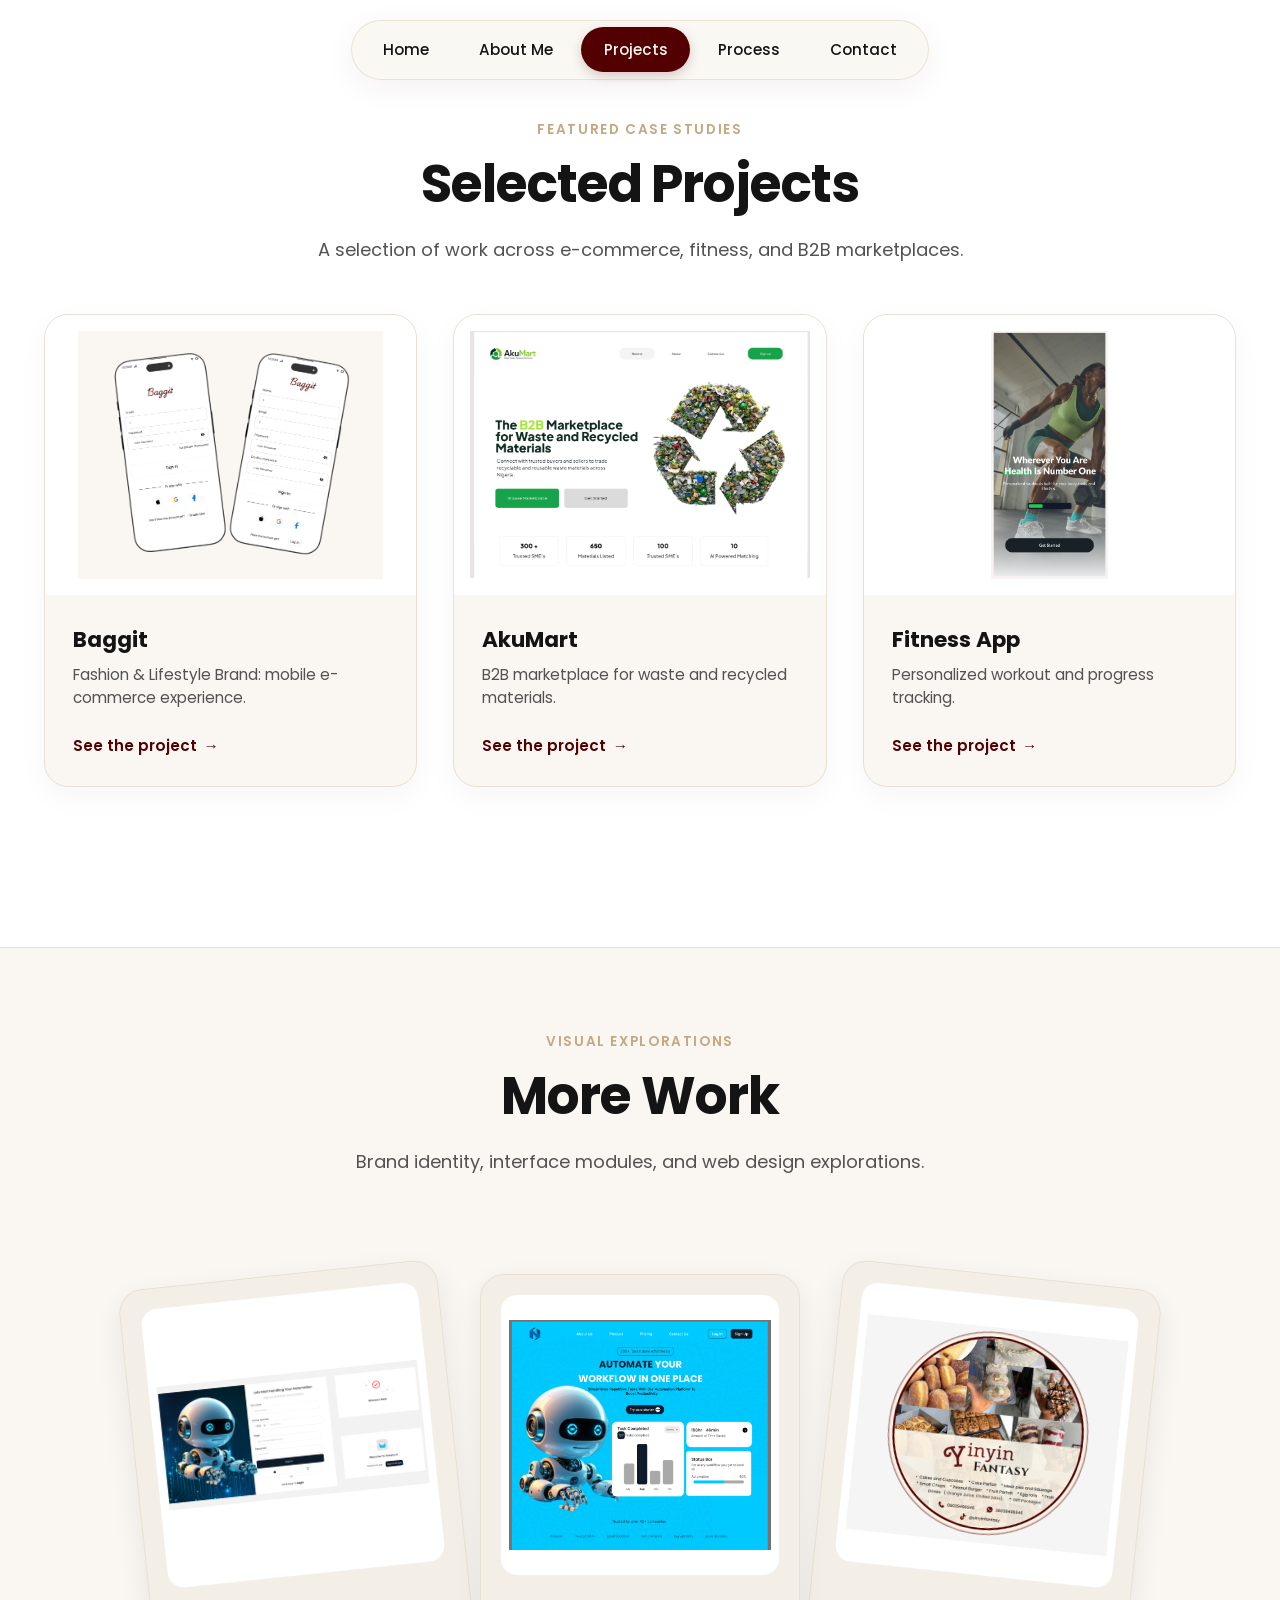
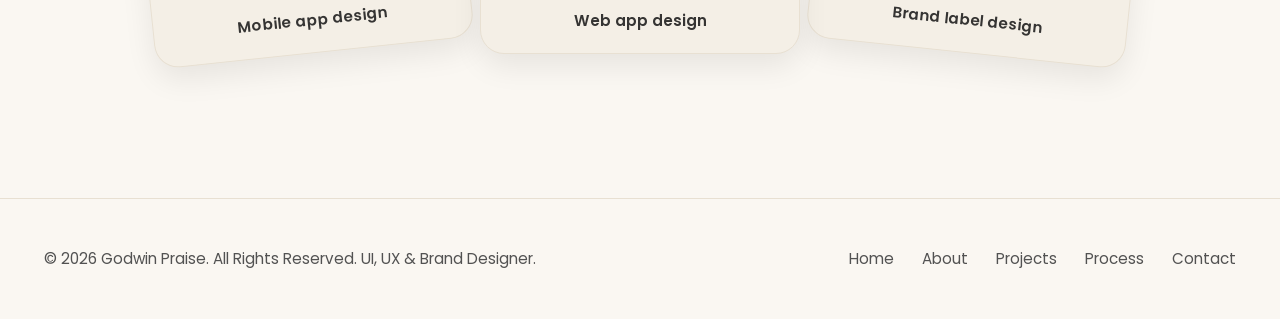
<file: projects.html>
<!DOCTYPE html>
<html lang="en">
<head>
  <meta charset="UTF-8" />
  <meta name="viewport" content="width=device-width, initial-scale=1.0" />
  <title>Projects — Godwin Praise | UI, UX &amp; Brand Designer</title>
  <meta name="description" content="Explore selected case studies and design projects by Godwin Praise across e-commerce, fitness, B2B marketplaces, and brand identity." />
  
  <link rel="icon" href="data:image/svg+xml,<svg xmlns=%22http://www.w3.org/2000/svg%22 viewBox=%220 0 100 100%22><rect width=%22100%22 height=%22100%22 rx=%2224%22 fill=%22%23520002%22/><text x=%2250%22 y=%2266%22 font-family=%22system-ui,sans-serif%22 font-weight=%22800%22 font-size=%2254%22 fill=%22%23FBF5E9%22 text-anchor=%22middle%22>P</text></svg>">
  
  <link rel="stylesheet" href="css/main.css?v=6" />
  <link rel="stylesheet" href="css/pages.css?v=6" />
</head>
<body>

  <!-- Sticky Frosted-Glass Navigation -->
  <header class="header-nav">
    <nav class="nav-glass-bar" aria-label="Main Navigation">
      <a href="home.html" class="nav-link">Home</a>
      <a href="about.html" class="nav-link">About Me</a>
      <a href="projects.html" class="nav-link active" aria-current="page">Projects</a>
      <a href="process.html" class="nav-link">Process</a>
      <a href="contact.html" class="nav-link">Contact</a>
    </nav>

    <button class="nav-toggle-btn" aria-label="Toggle navigation menu" aria-expanded="false">
      <span class="nav-toggle-line"></span>
      <span class="nav-toggle-line"></span>
      <span class="nav-toggle-line"></span>
    </button>
  </header>

  <div class="mobile-nav-overlay" aria-hidden="true"></div>
  <div class="mobile-nav-panel" role="dialog" aria-modal="true" aria-label="Mobile Navigation">
    <a href="home.html" class="nav-link">Home</a>
    <a href="about.html" class="nav-link">About Me</a>
    <a href="projects.html" class="nav-link active" aria-current="page">Projects</a>
    <a href="process.html" class="nav-link">Process</a>
    <a href="contact.html" class="nav-link">Contact</a>
  </div>

  <main>
    <!-- Projects Header -->
    <section class="projects-header-section">
      <div class="container">
        <span class="badge-tan">Featured Case Studies</span>
        <h1 class="heading-xl">Selected Projects</h1>
        <p class="body-lead" style="max-width: 680px; margin: 0 auto;">
          A selection of work across e-commerce, fitness, and B2B marketplaces.
        </p>
      </div>
    </section>

    <!-- Grid of 3 Main Projects -->
    <section class="section" style="padding-top: 0;">
      <div class="container">
        <div class="projects-grid">
          <!-- 1. Baggit -->
          <a href="baggit.html" class="project-card" id="project-card-baggit">
            <div class="project-card-image-wrap">
              <img 
                src="assets/images/baggit-auth.png" 
                alt="Baggit mobile e-commerce interface design" 
                class="project-card-img"
                width="744"
                height="605"
                loading="lazy"
              />
            </div>
            <div class="project-card-body">
              <h2 class="project-card-title">Baggit</h2>
              <p class="project-card-desc">
                Fashion &amp; Lifestyle Brand: mobile e-commerce experience.
              </p>
              <span class="project-card-link">
                See the project <span class="btn-arrow" aria-hidden="true">→</span>
              </span>
            </div>
          </a>

          <!-- 2. AkuMart -->
          <a href="akumart.html" class="project-card" id="project-card-akumart">
            <div class="project-card-image-wrap">
              <img 
                src="assets/images/akumart-landing-hero.png" 
                alt="AkuMart B2B marketplace landing hero" 
                class="project-card-img"
                width="496"
                height="361"
                loading="lazy"
              />
            </div>
            <div class="project-card-body">
              <h2 class="project-card-title">AkuMart</h2>
              <p class="project-card-desc">
                B2B marketplace for waste and recycled materials.
              </p>
              <span class="project-card-link">
                See the project <span class="btn-arrow" aria-hidden="true">→</span>
              </span>
            </div>
          </a>

          <!-- 3. Fitness App -->
          <a href="fitness.html" class="project-card" id="project-card-fitness">
            <div class="project-card-image-wrap">
              <img 
                src="assets/images/fitness-onboarding.png" 
                alt="Fitness App personalized workout tracking screen" 
                class="project-card-img"
                width="371"
                height="784"
                loading="lazy"
              />
            </div>
            <div class="project-card-body">
              <h2 class="project-card-title">Fitness App</h2>
              <p class="project-card-desc">
                Personalized workout and progress tracking.
              </p>
              <span class="project-card-link">
                See the project <span class="btn-arrow" aria-hidden="true">→</span>
              </span>
            </div>
          </a>
        </div>
      </div>
    </section>

    <!-- More Work Section (3 Tilted Cards: -6deg, 0deg, +6deg) -->
    <section class="section more-work-section" id="more-work">
      <div class="container">
        <div class="more-work-header">
          <span class="badge-tan">Visual Explorations</span>
          <h2 class="heading-xl">More Work</h2>
          <p class="body-lead" style="max-width: 600px; margin: 0 auto;">
            Brand identity, interface modules, and web design explorations.
          </p>
        </div>

        <div class="tilted-cards-deck">
          <!-- Card 1: Mobile app design (-6 deg) -->
          <div class="tilt-card tilt-card-1" tabindex="0" role="region" aria-label="Mobile app design">
            <div class="tilt-card-img-wrap">
              <img 
                src="assets/images/novatech-login.png" 
                alt="Nova Tech automation mobile application interface design" 
                class="tilt-card-img"
                width="604"
                height="286"
                loading="lazy"
              />
            </div>
            <p class="tilt-card-caption">Mobile app design</p>
          </div>

          <!-- Card 2: Web app design (0 deg) -->
          <div class="tilt-card tilt-card-2" tabindex="0" role="region" aria-label="Web app design">
            <div class="tilt-card-img-wrap">
              <img 
                src="assets/images/web-app-design.png" 
                alt="Automation workflow platform web app design" 
                class="tilt-card-img"
                width="508"
                height="446"
                loading="lazy"
              />
            </div>
            <p class="tilt-card-caption">Web app design</p>
          </div>

          <!-- Card 3: Brand label design (+6 deg) -->
          <div class="tilt-card tilt-card-3" tabindex="0" role="region" aria-label="Brand label design">
            <div class="tilt-card-img-wrap">
              <img 
                src="assets/images/yinyin-fantasy.png" 
                alt="Yinyin Fantasy bakery pastry brand label and packaging design" 
                class="tilt-card-img"
                width="311"
                height="257"
                loading="lazy"
              />
            </div>
            <p class="tilt-card-caption">Brand label design</p>
          </div>
        </div>
      </div>
    </section>
  </main>

  <footer class="site-footer">
    <div class="container footer-content">
      <p>© 2026 Godwin Praise. All Rights Reserved. UI, UX &amp; Brand Designer.</p>
      <div class="footer-links">
        <a href="home.html" class="footer-link">Home</a>
        <a href="about.html" class="footer-link">About</a>
        <a href="projects.html" class="footer-link">Projects</a>
        <a href="process.html" class="footer-link">Process</a>
        <a href="contact.html" class="footer-link">Contact</a>
      </div>
    </div>
  </footer>

  <script src="js/config.js"></script>
  <script src="js/main.js"></script>
</body>
</html>
</file>
<file: css/main.css>
/* ==========================================================================
   GODWIN PRAISE PORTFOLIO - CORE DESIGN SYSTEM & SHARED STYLES
   ========================================================================== */

@import url('https://fonts.googleapis.com/css2?family=Poppins:ital,wght@0,300;0,400;0,500;0,600;0,700;0,800;1,400&display=swap');

/* --- Custom Properties / Design Tokens --- */
:root {
  /* Colors */
  --color-maroon: #520002;
  --color-maroon-hover: #6c0a0e;
  --color-maroon-active: #3c0001;
  --color-maroon-light: #fbeeed;
  --color-maroon-muted: rgba(82, 0, 2, 0.08);

  --color-cream: #FAF7F2;
  --color-cream-card: #F4EFE6;
  --color-cream-border: #E8E0D2;
  --color-cream-darker: #EAE3D6;

  --color-tan: #C5A880;
  --color-tan-dark: #A5865E;
  --color-white: #FFFFFF;

  --color-text-main: #141414;
  --color-text-muted: #525252;
  --color-text-light: #767676;
  --color-text-inverse: #FAF7F2;

  --color-accent-green: #1f7a42;
  --color-error: #c52222;

  /* Typography */
  --font-family: 'Poppins', -apple-system, BlinkMacSystemFont, 'Segoe UI', Roboto, Helvetica, Arial, sans-serif;
  --font-size-base: 16px;
  --line-height-base: 1.6;

  /* Border Radii */
  --radius-pill: 9999px;
  --radius-card: 24px;
  --radius-card-sm: 16px;
  --radius-button: 9999px;

  /* Shadows */
  --shadow-subtle: 0 4px 20px rgba(0, 0, 0, 0.04);
  --shadow-card: 0 10px 30px rgba(82, 0, 2, 0.04);
  --shadow-glass: 0 8px 32px rgba(82, 0, 2, 0.06);
  --shadow-hover: 0 12px 28px rgba(82, 0, 2, 0.18);
  --shadow-pressed: 0 2px 6px rgba(82, 0, 2, 0.2);

  /* Transitions */
  --transition-fast: 0.2s cubic-bezier(0.16, 1, 0.3, 1);
  --transition-smooth: 0.3s cubic-bezier(0.16, 1, 0.3, 1);
  --transition-drawer: 0.35s cubic-bezier(0.2, 0.8, 0.2, 1);

  /* Spacing */
  --container-max-width: 1240px;
  --nav-height: 64px;
}

/* --- Base & Reset --- */
*, *::before, *::after {
  box-sizing: border-box;
  margin: 0;
  padding: 0;
}

html {
  font-size: var(--font-size-base);
  scroll-behavior: smooth;
  -webkit-text-size-adjust: 100%;
  color-scheme: light;
}

body {
  font-family: var(--font-family);
  font-size: 1rem;
  line-height: var(--line-height-base);
  color: var(--color-text-main);
  background-color: var(--color-white);
  overflow-x: hidden;
  min-height: 100vh;
  display: flex;
  flex-direction: column;
}

img, svg, picture {
  display: block;
  max-width: 100%;
  height: auto;
}

a {
  color: inherit;
  text-decoration: none;
  transition: color var(--transition-fast);
}

button, input, textarea, select {
  font: inherit;
  color: inherit;
}

button {
  background: none;
  border: none;
  cursor: pointer;
}

/* Accessible focus outline */
:focus-visible {
  outline: 2px solid var(--color-maroon);
  outline-offset: 3px;
}

.visually-hidden {
  position: absolute !important;
  width: 1px !important;
  height: 1px !important;
  padding: 0 !important;
  margin: -1px !important;
  overflow: hidden !important;
  clip: rect(0, 0, 0, 0) !important;
  white-space: nowrap !important;
  border: 0 !important;
}

/* --- Layout Containers --- */
.container {
  width: 100%;
  max-width: var(--container-max-width);
  margin-left: auto;
  margin-right: auto;
  padding-left: 1.5rem;
  padding-right: 1.5rem;
}

.section {
  padding-top: 5rem;
  padding-bottom: 5rem;
  position: relative;
}

@media (max-width: 768px) {
  .section {
    padding-top: 3.5rem;
    padding-bottom: 3.5rem;
  }
}

@media (max-width: 540px) {
  .container {
    padding-left: 1.15rem;
    padding-right: 1.15rem;
  }
  .section {
    padding-top: 2.75rem;
    padding-bottom: 2.75rem;
  }
}

@media (max-width: 375px) {
  .container {
    padding-left: 1rem;
    padding-right: 1rem;
  }
}

/* --- Buttons System --- */
.btn {
  display: inline-flex;
  align-items: center;
  justify-content: center;
  gap: 0.5rem;
  padding: 0.85rem 1.85rem;
  min-height: 48px;
  font-family: var(--font-family);
  font-size: 1rem;
  font-weight: 500;
  text-align: center;
  border-radius: var(--radius-button);
  border: 1.5px solid transparent;
  cursor: pointer;
  transition: transform var(--transition-fast), 
              box-shadow var(--transition-fast), 
              background-color var(--transition-fast), 
              color var(--transition-fast), 
              border-color var(--transition-fast);
  text-decoration: none;
  user-select: none;
  white-space: nowrap;
}

.btn-arrow {
  display: inline-block;
  transition: transform var(--transition-fast);
}

/* Solid Maroon Button (Primary) */
.btn-primary {
  background-color: var(--color-maroon);
  color: var(--color-text-inverse);
  border-color: var(--color-maroon);
  box-shadow: 0 4px 14px rgba(82, 0, 2, 0.15);
}

.btn-primary:hover {
  background-color: var(--color-maroon-hover);
  border-color: var(--color-maroon-hover);
  color: var(--color-text-inverse);
  transform: translateY(-2px);
  box-shadow: var(--shadow-hover);
}

.btn-primary:active {
  background-color: var(--color-maroon-active);
  transform: translateY(0) scale(0.98);
  box-shadow: var(--shadow-pressed);
}

.btn-primary:hover .btn-arrow {
  transform: translateX(4px);
}

/* Outlined Maroon Button */
.btn-outline {
  background-color: transparent;
  color: var(--color-maroon);
  border-color: var(--color-maroon);
}

.btn-outline:hover {
  background-color: var(--color-maroon);
  color: var(--color-text-inverse);
  transform: translateY(-2px);
  box-shadow: var(--shadow-hover);
}

.btn-outline:active {
  transform: translateY(0) scale(0.98);
  box-shadow: var(--shadow-pressed);
}

.btn-outline:hover .btn-arrow {
  transform: translateX(4px);
}

/* Cream Button (Secondary on Dark backgrounds) */
.btn-cream {
  background-color: var(--color-cream);
  color: var(--color-maroon);
  border-color: var(--color-cream);
  font-weight: 600;
}

.btn-cream:hover {
  background-color: var(--color-white);
  border-color: var(--color-white);
  transform: translateY(-2px);
  box-shadow: 0 8px 24px rgba(0, 0, 0, 0.2);
}

.btn-cream:active {
  transform: translateY(0) scale(0.98);
  box-shadow: var(--shadow-pressed);
}

.btn-cream:hover .btn-arrow {
  transform: translateX(4px);
}

/* Secondary Button (Neutral border) */
.btn-secondary {
  background-color: var(--color-white);
  color: var(--color-text-main);
  border-color: var(--color-cream-border);
}

.btn-secondary:hover {
  background-color: var(--color-cream);
  border-color: var(--color-tan);
  color: var(--color-maroon);
  transform: translateY(-2px);
  box-shadow: var(--shadow-subtle);
}

.btn-secondary:active {
  transform: translateY(0) scale(0.98);
}

/* Solid White Button (Clean white pill with subtle maroon border) */
.btn-white {
  background-color: var(--color-white);
  color: var(--color-maroon);
  border: 1.5px solid rgba(82, 0, 2, 0.25);
  box-shadow: 0 4px 14px rgba(82, 0, 2, 0.08);
  font-weight: 600;
}

.btn-white:hover {
  background-color: var(--color-maroon);
  border-color: var(--color-maroon);
  color: var(--color-text-inverse);
  transform: translateY(-2px);
  box-shadow: var(--shadow-hover);
}

.btn-white:active {
  transform: translateY(0) scale(0.98);
  box-shadow: var(--shadow-pressed);
}

.btn-white:hover .btn-arrow {
  transform: translate(2px, -2px);
}

/* Reduced motion preference */
@media (prefers-reduced-motion: reduce) {
  .btn, .btn-primary, .btn-outline, .btn-cream, .btn-secondary, .btn-white, .btn-arrow, 
  .nav-link, .nav-glass-bar, .card, .card-tilt, .accordion-content, .marquee-track {
    transition: none !important;
    animation: none !important;
    transform: none !important;
  }
  .btn:hover, .btn-primary:hover, .btn-outline:hover, .btn-cream:hover {
    transform: none !important;
  }
}

/* --- Sticky Frosted-Glass Navigation --- */
.header-nav {
  position: sticky;
  top: 1.25rem;
  z-index: 1000;
  width: 100%;
  display: flex;
  justify-content: center;
  pointer-events: none; /* Allows clicks around the pill */
  padding: 0 1rem;
}

.nav-glass-bar {
  pointer-events: auto;
  display: flex;
  align-items: center;
  gap: 0.35rem;
  padding: 0.4rem 0.5rem;
  background-color: rgba(250, 247, 242, 0.88);
  backdrop-filter: blur(16px);
  -webkit-backdrop-filter: blur(16px);
  border: 1px solid rgba(232, 224, 210, 0.85);
  border-radius: var(--radius-pill);
  box-shadow: var(--shadow-glass);
  transition: box-shadow var(--transition-fast), background-color var(--transition-fast);
}

/* Fallback if backdrop-filter is not supported */
@supports not ((backdrop-filter: blur(1px)) or (-webkit-backdrop-filter: blur(1px))) {
  .nav-glass-bar {
    background-color: var(--color-cream);
  }
}

.nav-link {
  display: inline-flex;
  align-items: center;
  justify-content: center;
  padding: 0.65rem 1.4rem;
  min-height: 44px;
  font-size: 0.95rem;
  font-weight: 500;
  color: var(--color-text-main);
  border-radius: var(--radius-pill);
  transition: all var(--transition-fast);
  white-space: nowrap;
}

.nav-link:hover {
  color: var(--color-maroon);
  background-color: rgba(82, 0, 2, 0.05);
  transform: translateY(-1px);
}

.nav-link.active {
  background-color: var(--color-maroon);
  color: var(--color-text-inverse);
  box-shadow: 0 4px 12px rgba(82, 0, 2, 0.2);
}

.nav-link.active:hover {
  background-color: var(--color-maroon-hover);
  color: var(--color-text-inverse);
}

/* Mobile Nav Toggle Button */
.nav-toggle-btn {
  display: none;
  pointer-events: auto;
  width: 48px;
  height: 48px;
  border-radius: 50%;
  background-color: rgba(250, 247, 242, 0.95);
  backdrop-filter: blur(16px);
  -webkit-backdrop-filter: blur(16px);
  border: 1px solid rgba(232, 224, 210, 0.85);
  box-shadow: var(--shadow-glass);
  align-items: center;
  justify-content: center;
  flex-direction: column;
  gap: 5px;
  cursor: pointer;
  z-index: 1010;
  transition: transform var(--transition-fast), background-color var(--transition-fast);
}

.nav-toggle-btn:hover {
  transform: scale(1.05);
}

.nav-toggle-line {
  width: 22px;
  height: 2px;
  background-color: var(--color-maroon);
  border-radius: 2px;
  transition: transform var(--transition-smooth), opacity var(--transition-smooth);
}

/* Hamburger active transformation to X */
.nav-toggle-btn.open .nav-toggle-line:nth-child(1) {
  transform: translateY(7px) rotate(45deg);
}

.nav-toggle-btn.open .nav-toggle-line:nth-child(2) {
  opacity: 0;
}

.nav-toggle-btn.open .nav-toggle-line:nth-child(3) {
  transform: translateY(-7px) rotate(-45deg);
}

/* Mobile Drawer Overlay & Panel */
.mobile-nav-overlay {
  display: none;
  position: fixed;
  inset: 0;
  background-color: rgba(0, 0, 0, 0.35);
  backdrop-filter: blur(4px);
  -webkit-backdrop-filter: blur(4px);
  z-index: 998;
  opacity: 0;
  pointer-events: none;
  transition: opacity var(--transition-smooth);
}

.mobile-nav-overlay.open {
  opacity: 1;
  pointer-events: auto;
}

.mobile-nav-panel {
  display: none;
  position: fixed;
  top: 5rem;
  left: 1rem;
  right: 1rem;
  max-width: 400px;
  margin: 0 auto;
  background-color: rgba(250, 247, 242, 0.96);
  backdrop-filter: blur(20px);
  -webkit-backdrop-filter: blur(20px);
  border: 1px solid rgba(232, 224, 210, 0.9);
  border-radius: var(--radius-card);
  padding: 1.5rem;
  box-shadow: 0 16px 40px rgba(82, 0, 2, 0.12);
  z-index: 999;
  flex-direction: column;
  gap: 0.65rem;
  opacity: 0;
  transform: translateY(-12px);
  pointer-events: none;
  transition: opacity var(--transition-drawer), transform var(--transition-drawer);
}

.mobile-nav-panel.open {
  opacity: 1;
  transform: translateY(0);
  pointer-events: auto;
}

.mobile-nav-panel .nav-link {
  width: 100%;
  padding: 0.85rem 1.25rem;
  font-size: 1.05rem;
  justify-content: flex-start;
}

@media (max-width: 860px) {
  .nav-glass-bar {
    display: none;
  }
  .nav-toggle-btn {
    display: flex;
    position: absolute;
    right: 1.25rem;
    top: 0;
  }
  .mobile-nav-overlay,
  .mobile-nav-panel {
    display: flex;
  }
  .header-nav {
    justify-content: flex-end;
  }
}

/* --- Cards System --- */
.card {
  background-color: var(--color-white);
  border-radius: var(--radius-card);
  border: 1px solid var(--color-cream-border);
  box-shadow: var(--shadow-card);
  padding: 2.25rem;
  transition: transform var(--transition-smooth), box-shadow var(--transition-smooth);
}

.card-cream {
  background-color: var(--color-cream);
  border-color: var(--color-cream-border);
}

.card-lift:hover {
  transform: translateY(-3px);
  box-shadow: var(--shadow-hover);
}

@media (max-width: 540px) {
  .card {
    padding: 1.5rem 1.15rem;
    border-radius: 20px;
  }
}

/* --- Section Headings & Badges --- */
.badge-tan {
  display: inline-block;
  font-size: 0.85rem;
  font-weight: 600;
  letter-spacing: 0.12em;
  text-transform: uppercase;
  color: var(--color-tan);
  margin-bottom: 0.75rem;
}

.text-maroon {
  color: var(--color-maroon);
}

.heading-xl {
  font-size: clamp(2rem, 4.5vw, 3.25rem);
  font-weight: 700;
  line-height: 1.2;
  margin-bottom: 1.25rem;
  letter-spacing: -0.02em;
}

.heading-lg {
  font-size: clamp(1.6rem, 3.2vw, 2.25rem);
  font-weight: 600;
  line-height: 1.25;
  margin-bottom: 1rem;
}

.heading-md {
  font-size: 1.35rem;
  font-weight: 600;
  line-height: 1.3;
  margin-bottom: 0.75rem;
}

.body-lead {
  font-size: 1.125rem;
  color: var(--color-text-muted);
  line-height: 1.7;
}

/* --- Shared Closing Contact Section (Reusable) --- */
.section-closing-contact {
  background-color: var(--color-white);
  border-top: 1px solid var(--color-cream-border);
}

.closing-contact-header {
  text-align: center;
  max-width: 820px;
  margin: 0 auto 3.5rem auto;
}

.closing-contact-grid {
  display: grid;
  grid-template-columns: 1.15fr 0.85fr;
  gap: 2.5rem;
  align-items: start;
}

@media (max-width: 992px) {
  .closing-contact-grid {
    grid-template-columns: 1fr;
    gap: 2rem;
  }
}

/* Form Styles */
.contact-form-card {
  background-color: var(--color-cream);
  border: 1px solid var(--color-cream-border);
  border-radius: var(--radius-card);
  padding: 2.5rem;
  box-shadow: var(--shadow-card);
}

@media (max-width: 540px) {
  .contact-form-card {
    padding: 1.5rem;
  }
}

.form-group {
  margin-bottom: 1.4rem;
  display: flex;
  flex-direction: column;
}

.form-label {
  font-size: 0.95rem;
  font-weight: 600;
  color: var(--color-text-main);
  margin-bottom: 0.45rem;
}

.form-label .optional {
  font-weight: 400;
  color: var(--color-text-light);
  font-size: 0.85rem;
}

.form-control {
  width: 100%;
  padding: 0.85rem 1.15rem;
  min-height: 48px;
  background-color: var(--color-white);
  border: 1.5px solid var(--color-cream-border);
  border-radius: var(--radius-card-sm);
  font-size: 1rem;
  color: var(--color-text-main);
  transition: border-color var(--transition-fast), box-shadow var(--transition-fast);
}

.form-control:focus {
  outline: none;
  border-color: var(--color-maroon);
  box-shadow: 0 0 0 3px rgba(82, 0, 2, 0.12);
}

.form-control.has-error {
  border-color: var(--color-error);
  background-color: #fff9f9;
}

.form-error {
  display: none;
  color: var(--color-error);
  font-size: 0.85rem;
  margin-top: 0.35rem;
  font-weight: 500;
}

.form-error.visible {
  display: block;
}

textarea.form-control {
  min-height: 120px;
  resize: vertical;
}

/* Form Submission Feedback */
.form-success-banner {
  display: none;
  padding: 1.75rem;
  background-color: #edf7ee;
  border: 1.5px solid #a8d5af;
  border-radius: var(--radius-card-sm);
  color: #1a572a;
  text-align: center;
  margin-top: 1rem;
  animation: fadeIn 0.3s ease-out;
}

.form-success-banner.visible {
  display: block;
}

.form-success-icon {
  width: 44px;
  height: 44px;
  margin: 0 auto 0.75rem auto;
  border-radius: 50%;
  background-color: #27833f;
  color: #ffffff;
  display: flex;
  align-items: center;
  justify-content: center;
  font-size: 1.4rem;
}

/* Right Column Contact Info */
.contact-sidebar {
  display: flex;
  flex-direction: column;
  gap: 1.75rem;
}

.sidebar-card {
  background-color: var(--color-cream);
  border: 1px solid var(--color-cream-border);
  border-radius: var(--radius-card);
  padding: 2rem;
  box-shadow: var(--shadow-card);
}

.book-call-card {
  background-color: var(--color-cream);
  border: 1.5px solid var(--color-tan);
}

.social-links-list {
  display: flex;
  gap: 0.75rem;
  margin-top: 1rem;
  flex-wrap: wrap;
}

.social-pill-btn {
  display: inline-flex;
  align-items: center;
  justify-content: center;
  width: 44px;
  height: 44px;
  border-radius: 50%;
  background-color: var(--color-white);
  border: 1px solid var(--color-cream-border);
  color: var(--color-maroon);
  transition: all var(--transition-fast);
}

.social-pill-btn:hover {
  background-color: var(--color-maroon);
  color: var(--color-text-inverse);
  transform: translateY(-2px);
  box-shadow: var(--shadow-hover);
}

/* What to Expect */
.what-to-expect-list {
  list-style: none;
  display: flex;
  flex-direction: column;
  gap: 0.85rem;
  margin-top: 1rem;
}

.what-to-expect-item {
  display: flex;
  align-items: flex-start;
  gap: 0.75rem;
  font-size: 0.95rem;
  color: var(--color-text-main);
  line-height: 1.45;
}

.check-dot {
  width: 20px;
  height: 20px;
  min-width: 20px;
  border-radius: 50%;
  background-color: var(--color-maroon);
  color: var(--color-cream);
  display: flex;
  align-items: center;
  justify-content: center;
  font-size: 0.75rem;
  font-weight: 700;
  margin-top: 2px;
}

/* --- Universal Footer --- */
.site-footer {
  margin-top: auto;
  background-color: var(--color-cream);
  border-top: 1px solid var(--color-cream-border);
  padding: 3rem 0;
  font-size: 0.95rem;
  color: var(--color-text-muted);
}

.footer-content {
  display: flex;
  justify-content: space-between;
  align-items: center;
  gap: 1.5rem;
  flex-wrap: wrap;
}

.footer-links {
  display: flex;
  gap: 1.75rem;
  align-items: center;
}

.footer-link:hover {
  color: var(--color-maroon);
}

@keyframes fadeIn {
  from { opacity: 0; transform: translateY(6px); }
  to { opacity: 1; transform: translateY(0); }
}
</file>
<file: css/pages.css>
/* ==========================================================================
   GODWIN PRAISE PORTFOLIO - PAGE SPECIFIC STYLES
   ========================================================================== */

/* --------------------------------------------------------------------------
   1. WELCOME PAGE (index.html)
   -------------------------------------------------------------------------- */
.welcome-body {
  background-image: url('../assets/images/brick-wall-bg.jpg');
  background-size: cover;
  background-position: center;
  background-repeat: no-repeat;
  background-attachment: fixed;
  min-height: 100vh;
  display: flex;
  align-items: center;
  justify-content: center;
  padding: 2.5rem 1.25rem;
}

.welcome-card-wrapper {
  width: 100%;
  max-width: 1080px;
  background-color: rgba(255, 255, 255, 0.92);
  backdrop-filter: blur(12px);
  -webkit-backdrop-filter: blur(12px);
  border: 1px solid rgba(232, 224, 210, 0.8);
  border-radius: var(--radius-card);
  padding: clamp(2rem, 5vw, 4rem);
  box-shadow: 0 20px 50px rgba(0, 0, 0, 0.08);
}

.welcome-header {
  text-align: center;
  margin-bottom: clamp(2rem, 4vw, 3.25rem);
}

.welcome-caption {
  font-size: clamp(0.85rem, 1.8vw, 1.05rem);
  font-weight: 600;
  letter-spacing: 0.18em;
  text-transform: uppercase;
  color: var(--color-text-muted);
  margin-bottom: 0.85rem;
}

.welcome-title {
  font-size: clamp(2.25rem, 6vw, 4.25rem);
  font-weight: 800;
  color: var(--color-maroon);
  letter-spacing: -0.01em;
  line-height: 1.1;
  text-transform: uppercase;
}

.welcome-content-grid {
  display: grid;
  grid-template-columns: 340px 1fr;
  gap: clamp(2rem, 4vw, 4rem);
  align-items: center;
}

.welcome-photo-container {
  display: flex;
  justify-content: center;
  position: relative;
}

.welcome-photo-wrapper {
  position: relative;
  width: clamp(220px, 25vw, 310px);
  height: clamp(220px, 25vw, 310px);
  margin: 0 auto;
}

.welcome-photo-img {
  position: relative;
  width: 100%;
  height: 100%;
  border-radius: 50%;
  object-fit: cover;
  border: 4px solid var(--color-white);
  box-shadow: 0 16px 36px rgba(82, 0, 2, 0.14), 0 4px 14px rgba(0, 0, 0, 0.08);
  transition: transform var(--transition-smooth), box-shadow var(--transition-smooth);
}

.welcome-photo-wrapper:hover .welcome-photo-img {
  transform: translateY(-4px) scale(1.02);
  box-shadow: 0 22px 48px rgba(82, 0, 2, 0.18), 0 8px 20px rgba(0, 0, 0, 0.1);
}

.welcome-bio-column {
  display: flex;
  flex-direction: column;
  gap: 1.25rem;
  font-size: clamp(1rem, 1.2vw, 1.125rem);
  line-height: 1.75;
  color: var(--color-text-main);
}

.welcome-bio-column p {
  margin: 0;
}

.welcome-bio-column p:last-of-type {
  font-weight: 500;
  color: var(--color-maroon);
}

.welcome-btn-wrap {
  margin-top: 1rem;
}

@media (max-width: 860px) {
  .welcome-content-grid {
    grid-template-columns: 1fr;
    text-align: center;
    gap: 2.5rem;
  }
  .welcome-photo-container {
    margin: 0 auto;
  }
  .welcome-btn-wrap {
    display: flex;
    justify-content: center;
  }
}

/* --------------------------------------------------------------------------
   2. HOME PAGE (home.html)
   -------------------------------------------------------------------------- */
/* Hero Section */
.hero-section {
  padding-top: 3rem;
  padding-bottom: 5rem;
}

.hero-grid {
  display: grid;
  grid-template-columns: 1.15fr 0.85fr;
  gap: 3rem;
  align-items: center;
}

.hero-text-col {
  display: flex;
  flex-direction: column;
  align-items: flex-start;
}

.hero-headline {
  font-size: clamp(2.5rem, 5.5vw, 4.25rem);
  font-weight: 700;
  line-height: 1.15;
  letter-spacing: -0.02em;
  margin-bottom: 1.25rem;
}

.hero-intro-name {
  font-size: clamp(1.5rem, 2.8vw, 2.25rem);
  font-weight: 700;
  color: var(--color-maroon);
  margin-bottom: 0.75rem;
}

.hero-tagline {
  font-size: clamp(1.1rem, 1.8vw, 1.35rem);
  color: var(--color-text-muted);
  margin-bottom: 2.25rem;
  max-width: 540px;
  line-height: 1.6;
}

.hero-actions-row {
  display: flex;
  align-items: center;
  gap: 1rem;
  flex-wrap: wrap;
}

.hero-cv-btn,
.contact-cv-btn,
.btn-white {
  background-color: var(--color-white) !important;
  color: var(--color-maroon) !important;
  border: 1.5px solid rgba(82, 0, 2, 0.28) !important;
  box-shadow: 0 4px 14px rgba(82, 0, 2, 0.08) !important;
  font-weight: 600 !important;
}

.hero-cv-btn:hover,
.contact-cv-btn:hover,
.btn-white:hover {
  background-color: var(--color-maroon) !important;
  border-color: var(--color-maroon) !important;
  color: var(--color-text-inverse) !important;
  transform: translateY(-2px) !important;
  box-shadow: var(--shadow-hover) !important;
}

.hero-cv-btn:hover .btn-arrow,
.contact-cv-btn:hover .btn-arrow,
.btn-white:hover .btn-arrow {
  transform: translate(2px, -2px) !important;
}

.hero-phone-col {
  display: flex;
  justify-content: center;
  align-items: center;
}

.hero-phone-img {
  max-width: 100%;
  max-height: 580px;
  width: auto;
  filter: drop-shadow(0 20px 40px rgba(82, 0, 2, 0.12));
  transform: none !important;
  transition: none !important;
  pointer-events: none !important;
  user-select: none !important;
}

.hero-phone-col:hover .hero-phone-img,
.hero-phone-img:hover {
  transform: none !important;
  transition: none !important;
}

@media (max-width: 992px) {
  .hero-grid {
    grid-template-columns: 1fr;
    text-align: center;
    gap: 3rem;
  }
  .hero-text-col {
    align-items: center;
  }
  .hero-tagline {
    margin-left: auto;
    margin-right: auto;
  }
  .hero-actions-row {
    justify-content: center;
  }
}

@media (max-width: 600px) {
  .hero-section {
    padding: 2.25rem 0 1.5rem;
  }
  .hero-grid {
    gap: 2rem;
  }
  .hero-headline {
    font-size: clamp(2.15rem, 8.5vw, 2.75rem);
    line-height: 1.15;
    margin-bottom: 0.85rem;
  }
  .hero-intro-name {
    font-size: 1.25rem;
    margin-bottom: 0.65rem;
  }
  .hero-tagline {
    font-size: 0.98rem;
    line-height: 1.55;
    max-width: 320px;
    margin-bottom: 1.5rem;
  }
  .hero-actions-row {
    gap: 0.65rem;
    width: 100%;
    max-width: 330px;
    margin: 0 auto;
  }
  .hero-actions-row .btn {
    flex: 1 1 auto;
    min-width: 135px;
    padding: 0.75rem 1.15rem;
    font-size: 0.9rem;
    min-height: 46px;
  }
  .hero-phone-img {
    max-height: 380px;
  }
  .home-about-card {
    padding: 1.75rem 1.15rem;
    border-radius: 20px;
  }
  .about-snippet-text {
    font-size: 0.98rem;
    line-height: 1.6;
    gap: 1rem;
  }
}

/* Home: About Me Shortened Card */
.home-about-card {
  max-width: 960px;
  margin: 0 auto;
  background-color: var(--color-white);
  border: 1px solid var(--color-cream-border);
  border-radius: var(--radius-card);
  padding: clamp(2.25rem, 5vw, 3.75rem);
  text-align: center;
  box-shadow: var(--shadow-card);
}

.home-about-heading {
  color: var(--color-tan);
  font-size: 1rem;
  font-weight: 700;
  letter-spacing: 0.16em;
  text-transform: uppercase;
  margin-bottom: 1.75rem;
}

.home-about-paragraphs {
  display: flex;
  flex-direction: column;
  gap: 1.25rem;
  text-align: left;
  font-size: 1.1rem;
  line-height: 1.8;
  color: var(--color-text-main);
}

.home-about-action {
  margin-top: 2rem;
  display: flex;
  justify-content: flex-start;
}

@media (max-width: 640px) {
  .home-about-action {
    justify-content: center;
  }
}

/* Home: Selected Projects Slideshow Marquee */
.selected-projects-marquee-section {
  background-color: var(--color-maroon);
  color: var(--color-cream);
  padding: 5rem 0;
  overflow: hidden;
}

.marquee-header {
  text-align: center;
  margin-bottom: 3rem;
}

.marquee-heading {
  font-size: clamp(2rem, 4vw, 3rem);
  font-weight: 700;
  color: var(--color-cream);
  letter-spacing: -0.01em;
}

.marquee-container {
  width: 100%;
  overflow: hidden;
  position: relative;
  padding: 1rem 0;
}

/* Track holding the 2 identical strips of 6 slides */
.marquee-track {
  display: flex;
  gap: 1.75rem;
  width: max-content;
  animation: marqueeScroll 45s linear infinite;
  will-change: transform;
}

.marquee-track:hover {
  animation-play-state: paused;
}

@keyframes marqueeScroll {
  0% {
    transform: translateX(0);
  }
  100% {
    transform: translateX(calc(-50% - 0.875rem));
  }
}

.marquee-slide {
  flex: 0 0 auto;
  height: clamp(220px, 32vw, 380px);
  background-color: var(--color-cream-card);
  border-radius: var(--radius-card);
  padding: 0.75rem;
  box-shadow: 0 10px 30px rgba(0, 0, 0, 0.25);
  display: flex;
  align-items: center;
  justify-content: center;
  user-select: none;
}

.marquee-slide-img {
  height: 100%;
  width: auto;
  max-width: 100%;
  object-fit: contain;
  border-radius: calc(var(--radius-card) - 6px);
}

.marquee-footer-btn {
  text-align: center;
  margin-top: 3.25rem;
}

/* Reduced motion for marquee */
@media (prefers-reduced-motion: reduce) {
  .marquee-container {
    overflow-x: auto;
    scroll-snap-type: x mandatory;
    -webkit-overflow-scrolling: touch;
  }
  .marquee-track {
    animation: none;
  }
  .marquee-slide {
    scroll-snap-align: start;
  }
}

/* Home: Design Tools Strip */
.design-tools-section {
  padding: 4rem 0;
}

.design-tools-card {
  background-color: var(--color-white);
  border: 1px solid var(--color-cream-border);
  border-radius: var(--radius-card);
  padding: clamp(1.75rem, 4vw, 2.75rem);
  text-align: center;
  box-shadow: var(--shadow-card);
}

.design-tools-title {
  font-size: 1.15rem;
  font-weight: 600;
  color: var(--color-text-muted);
  margin-bottom: 2rem;
  letter-spacing: 0.04em;
}

.design-tools-row {
  display: flex;
  align-items: center;
  justify-content: space-between;
  gap: 1.25rem;
  max-width: 900px;
  margin: 0 auto;
  flex-wrap: nowrap;
}

.tool-item {
  display: flex;
  flex-direction: column;
  align-items: center;
  gap: 0.5rem;
  flex: 1 1 0;
  min-width: 0;
}

.tool-icon-wrap {
  width: clamp(38px, 6vw, 56px);
  height: clamp(38px, 6vw, 56px);
  border-radius: 14px;
  background-color: var(--color-cream);
  border: 1px solid var(--color-cream-border);
  display: flex;
  align-items: center;
  justify-content: center;
  padding: clamp(8px, 1.2vw, 12px);
  transition: transform var(--transition-fast), box-shadow var(--transition-fast);
}

.tool-icon-wrap svg {
  width: 100%;
  height: 100%;
}

.tool-item:hover .tool-icon-wrap {
  transform: translateY(-3px);
  box-shadow: var(--shadow-card);
  border-color: var(--color-tan);
}

.tool-name {
  font-size: clamp(0.75rem, 1.2vw, 0.9rem);
  font-weight: 500;
  color: var(--color-text-muted);
  white-space: nowrap;
}

@media (max-width: 720px) {
  .design-tools-section {
    padding: 2.75rem 0;
  }
  .design-tools-card {
    padding: 1.75rem 1rem 1.5rem;
    border-radius: 20px;
  }
  .design-tools-title {
    font-size: 1rem;
    margin-bottom: 1.35rem;
  }
  .design-tools-row {
    flex-wrap: wrap;
    justify-content: center;
    gap: 1.25rem 0.65rem;
  }
  .tool-item {
    flex: 0 0 calc(25% - 0.55rem);
    min-width: 64px;
    max-width: 78px;
    gap: 0.4rem;
  }
  .tool-icon-wrap {
    width: 48px;
    height: 48px;
    border-radius: 13px;
    padding: 10px;
  }
  .tool-name {
    font-size: 0.75rem;
    white-space: normal;
    word-break: break-word;
    line-height: 1.2;
    text-align: center;
  }
}

@media (max-width: 360px) {
  .tool-item {
    flex: 0 0 calc(33.333% - 0.55rem);
  }
}

/* --------------------------------------------------------------------------
   3. ABOUT ME PAGE (about.html)
   -------------------------------------------------------------------------- */
.about-hero-section {
  padding-top: 3.5rem;
  padding-bottom: 4rem;
}

.about-intro-grid {
  display: grid;
  grid-template-columns: 1fr 1fr;
  gap: 3.5rem;
  align-items: start;
}

@media (max-width: 900px) {
  .about-intro-grid {
    grid-template-columns: 1fr;
    gap: 2.5rem;
  }
}

.stats-grid-row {
  display: grid;
  grid-template-columns: repeat(3, 1fr);
  gap: 1.25rem;
  margin-top: 2rem;
}

@media (max-width: 600px) {
  .stats-grid-row {
    grid-template-columns: 1fr;
  }
}

.stat-card {
  background-color: var(--color-cream);
  border: 1px solid var(--color-cream-border);
  border-radius: var(--radius-card-sm);
  padding: 1.5rem 1.25rem;
  text-align: center;
}

.stat-number {
  font-size: clamp(2rem, 3.5vw, 2.75rem);
  font-weight: 700;
  color: var(--color-maroon);
  line-height: 1.1;
  margin-bottom: 0.35rem;
}

.stat-label {
  font-size: 0.9rem;
  font-weight: 500;
  color: var(--color-text-muted);
}

.skills-pills-wrap {
  display: flex;
  flex-wrap: wrap;
  gap: 0.65rem;
  margin-top: 1rem;
}

.skill-pill {
  display: inline-block;
  padding: 0.5rem 1rem;
  background-color: var(--color-white);
  border: 1px solid var(--color-cream-border);
  border-radius: var(--radius-pill);
  font-size: 0.88rem;
  font-weight: 500;
  color: var(--color-text-main);
  box-shadow: 0 2px 6px rgba(0, 0, 0, 0.02);
}

.education-card {
  margin-top: 1.5rem;
  background-color: var(--color-cream);
  border: 1px solid var(--color-cream-border);
  border-radius: var(--radius-card-sm);
  padding: 1.5rem;
}

.education-title {
  font-size: 1rem;
  font-weight: 600;
  color: var(--color-text-main);
  margin-bottom: 0.35rem;
}

.education-desc {
  font-size: 0.95rem;
  color: var(--color-maroon);
  font-weight: 600;
}

/* About: Design Experience Section */
.design-experience-section {
  padding: 4.5rem 0;
  background-color: var(--color-cream);
  border-top: 1px solid var(--color-cream-border);
  border-bottom: 1px solid var(--color-cream-border);
}

.experience-grid {
  display: grid;
  grid-template-columns: 1fr 1fr;
  gap: 3.5rem;
  align-items: center;
}

@media (max-width: 900px) {
  .experience-grid {
    grid-template-columns: 1fr;
    gap: 2.5rem;
  }
}

.experience-media-wrap {
  position: relative;
  border-radius: var(--radius-card);
  overflow: hidden;
  box-shadow: var(--shadow-card);
  border: 1px solid var(--color-cream-border);
  background-color: var(--color-white);
}

.experience-img {
  width: 100%;
  height: auto;
  display: block;
}

.experience-overlay-btn {
  position: absolute;
  bottom: 1.5rem;
  right: 1.5rem;
  z-index: 5;
  box-shadow: 0 8px 24px rgba(82, 0, 2, 0.25);
}

@media (max-width: 500px) {
  .experience-overlay-btn {
    position: static;
    margin: 1rem auto;
    display: flex;
    width: calc(100% - 2rem);
  }
}

/* About: Our Work Strategy Steps */
.work-strategy-section {
  padding: 5rem 0;
}

.strategy-steps-row {
  display: grid;
  grid-template-columns: repeat(4, 1fr);
  gap: 1.5rem;
  position: relative;
  margin-top: 3.5rem;
}

/* Horizontal connecting line behind circles */
.strategy-steps-row::before {
  content: '';
  position: absolute;
  top: 32px;
  left: 12%;
  right: 12%;
  height: 2px;
  background-color: var(--color-cream-border);
  z-index: 1;
}

.strategy-step-item {
  position: relative;
  z-index: 2;
  text-align: center;
  display: flex;
  flex-direction: column;
  align-items: center;
}

.strategy-circle {
  width: 64px;
  height: 64px;
  border-radius: 50%;
  background-color: var(--color-white);
  border: 2px solid var(--color-maroon);
  color: var(--color-maroon);
  font-size: 1.25rem;
  font-weight: 700;
  display: flex;
  align-items: center;
  justify-content: center;
  margin-bottom: 1.25rem;
  box-shadow: 0 4px 14px rgba(82, 0, 2, 0.1);
  transition: transform var(--transition-fast), background-color var(--transition-fast), color var(--transition-fast);
}

.strategy-step-item:hover .strategy-circle {
  background-color: var(--color-maroon);
  color: var(--color-cream);
  transform: translateY(-2px);
}

.strategy-step-title {
  font-size: 1.05rem;
  font-weight: 600;
  color: var(--color-text-main);
  line-height: 1.4;
}

@media (max-width: 768px) {
  .strategy-steps-row {
    grid-template-columns: 1fr;
    gap: 2rem;
    align-items: flex-start;
  }
  .strategy-steps-row::before {
    top: 32px;
    bottom: 32px;
    left: 31px;
    right: auto;
    width: 2px;
    height: auto;
  }
  .strategy-step-item {
    flex-direction: row;
    text-align: left;
    gap: 1.5rem;
  }
  .strategy-circle {
    margin-bottom: 0;
    min-width: 64px;
  }
}

/* About: Transparent Pricing Structure */
.pricing-section {
  background-color: var(--color-cream);
  padding: 5rem 0;
  border-top: 1px solid var(--color-cream-border);
}

.pricing-cards-grid {
  display: grid;
  grid-template-columns: repeat(3, 1fr);
  gap: 2rem;
  margin-top: 3rem;
}

@media (max-width: 960px) {
  .pricing-cards-grid {
    grid-template-columns: 1fr;
    max-width: 500px;
    margin-left: auto;
    margin-right: auto;
  }
}

.pricing-card {
  background-color: var(--color-white);
  border: 1.5px solid var(--color-cream-border);
  border-radius: var(--radius-card);
  padding: 2.5rem 2rem;
  display: flex;
  flex-direction: column;
  box-shadow: var(--shadow-card);
  transition: transform var(--transition-smooth), border-color var(--transition-smooth), box-shadow var(--transition-smooth);
}

.pricing-card:hover {
  transform: translateY(-4px);
  border-color: var(--color-tan);
  box-shadow: var(--shadow-hover);
}

.pricing-tier-name {
  font-size: 1.25rem;
  font-weight: 700;
  color: var(--color-text-main);
  margin-bottom: 0.5rem;
}

.pricing-device-scope {
  font-size: 0.88rem;
  color: var(--color-text-muted);
  margin-bottom: 1.5rem;
}

.pricing-cost {
  font-size: 2.25rem;
  font-weight: 800;
  color: var(--color-maroon);
  line-height: 1.1;
  margin-bottom: 0.4rem;
}

.pricing-timeline {
  font-size: 0.95rem;
  font-weight: 600;
  color: var(--color-tan-dark);
  margin-bottom: 1.75rem;
}

.pricing-features {
  list-style: none;
  display: flex;
  flex-direction: column;
  gap: 0.75rem;
  margin-bottom: 2rem;
  font-size: 0.92rem;
  color: var(--color-text-muted);
}

.pricing-features li {
  display: flex;
  align-items: center;
  gap: 0.5rem;
}

.pricing-features li::before {
  content: '✓';
  color: var(--color-maroon);
  font-weight: 700;
}

.pricing-card .btn {
  margin-top: auto;
  width: 100%;
}

/* --------------------------------------------------------------------------
   4. PROJECTS PAGE (projects.html)
   -------------------------------------------------------------------------- */
.projects-header-section {
  padding-top: 3.5rem;
  padding-bottom: 3rem;
  text-align: center;
}

.projects-grid {
  display: grid;
  grid-template-columns: repeat(3, 1fr);
  gap: 2.25rem;
  margin-bottom: 5rem;
}

@media (max-width: 992px) {
  .projects-grid {
    grid-template-columns: 1fr;
    max-width: 650px;
    margin-left: auto;
    margin-right: auto;
  }
}

.project-card {
  display: flex;
  flex-direction: column;
  background-color: var(--color-cream);
  border: 1px solid var(--color-cream-border);
  border-radius: var(--radius-card);
  overflow: hidden;
  box-shadow: var(--shadow-card);
  transition: transform var(--transition-smooth), box-shadow var(--transition-smooth);
  text-decoration: none;
  color: inherit;
}

.project-card:hover {
  transform: translateY(-6px);
  box-shadow: var(--shadow-hover);
}

.project-card-image-wrap {
  width: 100%;
  height: 280px;
  background-color: var(--color-white);
  overflow: hidden;
  display: flex;
  align-items: center;
  justify-content: center;
  padding: 1rem;
}

.project-card-img {
  width: 100%;
  height: 100%;
  object-fit: contain;
  transition: transform var(--transition-smooth);
}

.project-card:hover .project-card-img {
  transform: scale(1.04);
}

.project-card-body {
  padding: 1.75rem;
  display: flex;
  flex-direction: column;
  flex: 1;
}

.project-card-title {
  font-size: 1.35rem;
  font-weight: 700;
  color: var(--color-text-main);
  margin-bottom: 0.45rem;
}

.project-card-desc {
  font-size: 0.95rem;
  color: var(--color-text-muted);
  line-height: 1.5;
  margin-bottom: 1.5rem;
  flex: 1;
}

.project-card-link {
  display: inline-flex;
  align-items: center;
  gap: 0.4rem;
  font-size: 0.95rem;
  font-weight: 600;
  color: var(--color-maroon);
}

.project-card:hover .project-card-link .btn-arrow {
  transform: translateX(4px);
}

/* "More Work" Section with small angled cards */
.more-work-section {
  padding: 5rem 0;
  background-color: var(--color-cream);
  border-top: 1px solid var(--color-cream-border);
}

.more-work-header {
  text-align: center;
  margin-bottom: 3.5rem;
}

.tilted-cards-deck {
  display: flex;
  justify-content: center;
  align-items: center;
  gap: 1.5rem;
  padding: 2.5rem 1rem 4rem 1rem;
  position: relative;
  min-height: 480px;
}

.tilt-card {
  width: 320px;
  height: 380px;
  background-color: var(--color-cream-card);
  border: 1px solid var(--color-cream-border);
  border-radius: var(--radius-card);
  padding: 1.25rem;
  box-shadow: 0 12px 30px rgba(0, 0, 0, 0.08);
  display: flex;
  flex-direction: column;
  align-items: center;
  justify-content: space-between;
  cursor: default;
  transition: transform 0.3s cubic-bezier(0.16, 1, 0.3, 1), 
              box-shadow 0.3s cubic-bezier(0.16, 1, 0.3, 1),
              z-index 0.3s ease;
  transform-origin: center center;
}

.tilt-card-1 {
  transform: rotate(-6deg);
  z-index: 1;
}

.tilt-card-2 {
  transform: rotate(0deg);
  z-index: 2;
}

.tilt-card-3 {
  transform: rotate(6deg);
  z-index: 1;
}

.tilt-card:hover {
  transform: rotate(0deg) translateY(-14px) scale(1.06);
  z-index: 10;
  box-shadow: 0 24px 50px rgba(82, 0, 2, 0.2);
}

.tilt-card-img-wrap {
  width: 100%;
  height: 280px;
  background-color: var(--color-white);
  border-radius: var(--radius-card-sm);
  overflow: hidden;
  display: flex;
  align-items: center;
  justify-content: center;
  padding: 0.5rem;
}

.tilt-card-img {
  max-width: 100%;
  max-height: 100%;
  object-fit: contain;
}

.tilt-card-caption {
  font-size: 0.95rem;
  font-weight: 600;
  color: var(--color-text-main);
  text-align: center;
  padding-top: 0.85rem;
  opacity: 0.85;
  transition: opacity var(--transition-fast), color var(--transition-fast);
}

.tilt-card:hover .tilt-card-caption {
  opacity: 1;
  color: var(--color-maroon);
}

@media (max-width: 900px) {
  .tilted-cards-deck {
    flex-direction: column;
    min-height: auto;
    gap: 2.25rem;
    padding: 1.5rem 0;
  }
  .tilt-card {
    width: 100%;
    max-width: 320px;
    height: auto;
    min-height: 330px;
  }
  .tilt-card-1 {
    transform: rotate(-1.5deg);
  }
  .tilt-card-2 {
    transform: rotate(0deg);
  }
  .tilt-card-3 {
    transform: rotate(1.5deg);
  }
  .tilt-card:hover {
    transform: none;
  }
}

@media (max-width: 600px) {
  .tilted-cards-deck {
    gap: 1.75rem;
    padding: 1rem 0;
  }
  .tilt-card {
    max-width: 295px;
    min-height: 310px;
    transform: none !important;
    border-radius: 20px;
  }
  .tilt-card-1, .tilt-card-2, .tilt-card-3 {
    transform: none !important;
  }
  .tilt-card-img-wrap {
    height: 220px;
  }
  .tilt-card-caption {
    opacity: 1 !important;
    font-size: 0.92rem;
  }
}

/* --------------------------------------------------------------------------
   5. CASE STUDY TEMPLATE (baggit.html, akumart.html, fitness.html)
   -------------------------------------------------------------------------- */
.case-study-hero {
  padding-top: 3.5rem;
  padding-bottom: 4rem;
}

.case-study-back-link {
  display: inline-flex;
  align-items: center;
  gap: 0.5rem;
  font-size: 0.95rem;
  font-weight: 600;
  color: var(--color-maroon);
  margin-bottom: 2.25rem;
}

.case-study-back-link:hover {
  text-decoration: underline;
}

.case-study-hero-grid {
  display: grid;
  grid-template-columns: 1.1fr 0.9fr;
  gap: 3.5rem;
  align-items: center;
}

@media (max-width: 960px) {
  .case-study-hero-grid {
    grid-template-columns: 1fr;
    gap: 2.5rem;
  }
}

.case-study-hero-img-wrap {
  background-color: var(--color-cream);
  border: 1px solid var(--color-cream-border);
  border-radius: var(--radius-card);
  padding: 1.5rem;
  box-shadow: var(--shadow-card);
  display: flex;
  align-items: center;
  justify-content: center;
}

.case-study-hero-img {
  max-width: 100%;
  max-height: 480px;
  object-fit: contain;
}

/* Project Details Table Card */
.project-details-card {
  background-color: var(--color-cream);
  border: 1px solid var(--color-cream-border);
  border-radius: var(--radius-card);
  padding: 2.25rem;
  box-shadow: var(--shadow-card);
  margin-bottom: 3.5rem;
}

.project-details-grid {
  display: grid;
  grid-template-columns: repeat(auto-fit, minmax(200px, 1fr));
  gap: 1.75rem;
}

.detail-row-label {
  font-size: 0.85rem;
  font-weight: 600;
  color: var(--color-text-light);
  text-transform: uppercase;
  letter-spacing: 0.08em;
  margin-bottom: 0.35rem;
}

.detail-row-value {
  font-size: 1.05rem;
  font-weight: 600;
  color: var(--color-text-main);
}

/* Case Study Content Blocks */
.case-study-body-section {
  padding: 3rem 0;
}

.case-block {
  margin-bottom: 4rem;
}

.case-block-heading {
  font-size: 1.75rem;
  font-weight: 700;
  color: var(--color-text-main);
  margin-bottom: 1.25rem;
  display: flex;
  align-items: center;
  gap: 0.75rem;
}

.case-block-heading::before {
  content: '';
  display: inline-block;
  width: 12px;
  height: 12px;
  border-radius: 50%;
  background-color: var(--color-maroon);
}

.case-text {
  font-size: 1.1rem;
  line-height: 1.8;
  color: var(--color-text-muted);
}

/* Key Focus 2x2 Grid: 1 & 4 maroon, 2 & 3 cream */
.key-focus-grid {
  display: grid;
  grid-template-columns: 1fr 1fr;
  gap: 1.75rem;
  margin-top: 1.75rem;
}

@media (max-width: 768px) {
  .key-focus-grid {
    grid-template-columns: 1fr;
  }
}

.key-focus-card {
  border-radius: var(--radius-card);
  padding: 2rem;
  box-shadow: var(--shadow-card);
  display: flex;
  flex-direction: column;
  transition: transform var(--transition-fast);
}

.key-focus-card:hover {
  transform: translateY(-2px);
}

/* 1 and 4: Maroon with light cream text */
.key-focus-card:nth-child(1),
.key-focus-card:nth-child(4) {
  background-color: var(--color-maroon);
  color: var(--color-cream);
  border: 1px solid var(--color-maroon);
}

.key-focus-card:nth-child(1) .key-focus-num,
.key-focus-card:nth-child(4) .key-focus-num {
  color: var(--color-tan);
}

.key-focus-card:nth-child(1) .key-focus-title,
.key-focus-card:nth-child(4) .key-focus-title {
  color: var(--color-white);
}

.key-focus-card:nth-child(1) .key-focus-text,
.key-focus-card:nth-child(4) .key-focus-text {
  color: rgba(250, 247, 242, 0.9);
}

/* 2 and 3: Cream with dark text */
.key-focus-card:nth-child(2),
.key-focus-card:nth-child(3) {
  background-color: var(--color-cream);
  color: var(--color-text-main);
  border: 1px solid var(--color-cream-border);
}

.key-focus-card:nth-child(2) .key-focus-num,
.key-focus-card:nth-child(3) .key-focus-num {
  color: var(--color-maroon);
}

.key-focus-card:nth-child(2) .key-focus-title,
.key-focus-card:nth-child(3) .key-focus-title {
  color: var(--color-text-main);
}

.key-focus-card:nth-child(2) .key-focus-text,
.key-focus-card:nth-child(3) .key-focus-text {
  color: var(--color-text-muted);
}

.key-focus-num {
  font-size: 1.5rem;
  font-weight: 800;
  margin-bottom: 0.5rem;
}

.key-focus-title {
  font-size: 1.25rem;
  font-weight: 700;
  margin-bottom: 0.75rem;
}

.key-focus-text {
  font-size: 1rem;
  line-height: 1.6;
}

/* Screens Gallery */
.case-screens-gallery {
  display: flex;
  flex-direction: column;
  gap: 2.5rem;
  margin-top: 3.5rem;
}

.gallery-screen-wrap {
  background-color: var(--color-cream);
  border: 1px solid var(--color-cream-border);
  border-radius: var(--radius-card);
  padding: 1.5rem;
  overflow: hidden;
  box-shadow: var(--shadow-card);
  text-align: center;
}

.gallery-screen-img {
  width: 100%;
  height: auto;
  border-radius: var(--radius-card-sm);
  display: block;
}

.gallery-screen-caption {
  font-size: 0.95rem;
  font-weight: 500;
  color: var(--color-text-muted);
  margin-top: 1rem;
}

/* Testimonial Quote Block */
.testimonial-quote-block {
  background-color: var(--color-cream);
  border-left: 4px solid var(--color-maroon);
  border-radius: 0 var(--radius-card) var(--radius-card) 0;
  padding: 2.5rem;
  margin: 3.5rem 0;
  box-shadow: var(--shadow-card);
}

.testimonial-quote-text {
  font-size: 1.25rem;
  font-style: italic;
  line-height: 1.7;
  color: var(--color-text-main);
  margin-bottom: 1.25rem;
}

.testimonial-author {
  font-size: 1rem;
  font-weight: 700;
  color: var(--color-maroon);
}

/* Next Project Link Bar */
.case-study-nav-bottom {
  display: flex;
  justify-content: space-between;
  align-items: center;
  padding: 3rem 0;
  border-top: 1px solid var(--color-cream-border);
  margin-top: 4rem;
}

/* --------------------------------------------------------------------------
   6. PROCESS PAGE (process.html)
   -------------------------------------------------------------------------- */
.process-steps-card {
  background-color: var(--color-white);
  border: 1px solid var(--color-cream-border);
  border-radius: var(--radius-card);
  padding: clamp(2.25rem, 5vw, 4.5rem);
  box-shadow: var(--shadow-card);
}

.step-alternating-row {
  display: grid;
  grid-template-columns: 220px 1fr;
  gap: clamp(2rem, 5vw, 4.5rem);
  align-items: center;
  padding: 3.25rem 0;
  border-bottom: 1px solid var(--color-cream-border);
}

.step-alternating-row:first-child {
  padding-top: 0;
}

.step-alternating-row:last-child {
  border-bottom: none;
  padding-bottom: 0;
}

/* Reverse layout for even steps: numeral tile on right */
.step-alternating-row.reverse {
  grid-template-columns: 1fr 220px;
}

.step-alternating-row.reverse .step-tile-wrap {
  order: 2;
}

.step-alternating-row.reverse .step-content-col {
  order: 1;
}

.step-tile-wrap {
  display: flex;
  justify-content: center;
  align-items: center;
}

.step-tile {
  width: 200px;
  height: 200px;
  border-radius: var(--radius-card);
  background: 
    radial-gradient(ellipse at 30% 20%, rgba(238, 218, 196, 0.45) 0%, rgba(215, 185, 155, 0.15) 50%, transparent 75%),
    linear-gradient(135deg, #EAD7C0 0%, #D8BEA3 28%, #C39D77 62%, #A7784D 100%);
  display: flex;
  align-items: center;
  justify-content: center;
  box-shadow: 
    inset 0 1.5px 2px rgba(255, 248, 238, 0.4),
    inset 0 8px 18px rgba(220, 190, 160, 0.25),
    inset 0 -6px 14px rgba(74, 30, 10, 0.25),
    0 16px 36px rgba(82, 0, 2, 0.12);
  border: 1px solid rgba(220, 195, 168, 0.55);
  position: relative;
  overflow: hidden;
  transition: transform var(--transition-smooth), box-shadow var(--transition-smooth);
  user-select: none;
}

.step-tile::after {
  content: '';
  position: absolute;
  top: 0;
  left: 0;
  right: 0;
  height: 50%;
  background: linear-gradient(180deg, rgba(240, 218, 192, 0.3) 0%, rgba(210, 178, 145, 0.08) 80%, transparent 100%);
  border-radius: var(--radius-card) var(--radius-card) 60% 60% / var(--radius-card) var(--radius-card) 25% 25%;
  pointer-events: none;
}

.step-tile:hover {
  transform: translateY(-4px) scale(1.02);
  box-shadow: 
    inset 0 2px 2px rgba(255, 248, 238, 0.5),
    inset 0 10px 22px rgba(220, 190, 160, 0.3),
    inset 0 -6px 14px rgba(74, 30, 10, 0.3),
    0 22px 44px rgba(82, 0, 2, 0.18);
}

.step-tile-num {
  font-family: 'Poppins', -apple-system, BlinkMacSystemFont, sans-serif;
  font-size: 3.5rem;
  font-weight: 800;
  line-height: 1;
  color: #FFFDF8;
  -webkit-text-stroke: 2.2px #4A1A02;
  paint-order: stroke fill;
  letter-spacing: -0.02em;
  position: relative;
  z-index: 1;
  text-shadow: 
    1px 1px 0 #4A1A02,
    2px 2px 0 #4A1A02,
    3px 3px 0 #4A1A02,
    4px 4px 0 #4A1A02,
    5px 5px 0 #381200,
    6px 6px 14px rgba(56, 18, 0, 0.35);
}

.step-content-col {
  display: flex;
  flex-direction: column;
}

.step-header-wrap {
  display: flex;
  align-items: center;
  gap: 1rem;
  margin-bottom: 0.85rem;
}

.step-badge-icon {
  width: 44px;
  height: 44px;
  object-fit: contain;
  flex-shrink: 0;
}

.step-header-text {
  display: flex;
  flex-direction: column;
}

.step-number-tag {
  font-size: 0.88rem;
  font-weight: 700;
  color: var(--color-maroon);
  letter-spacing: 0.03em;
  margin-bottom: 0.15rem;
}

.step-heading {
  font-size: 1.85rem;
  font-weight: 800;
  color: var(--color-text-main);
  line-height: 1.2;
  margin: 0;
}

.step-intro-bold {
  font-size: 1.02rem;
  font-weight: 600;
  color: var(--color-text-main);
  line-height: 1.55;
  margin-bottom: 0.85rem;
}

.step-bullets-list {
  list-style: none;
  padding: 0;
  margin: 0;
  display: flex;
  flex-direction: column;
  gap: 0.55rem;
  font-size: 0.95rem;
  color: var(--color-text-muted);
}

.step-bullets-list li {
  display: flex;
  align-items: baseline;
  gap: 0.75rem;
  line-height: 1.5;
}

.step-bullets-list li::before {
  content: '•';
  color: var(--color-maroon);
  font-size: 1.25rem;
  line-height: 1;
  flex-shrink: 0;
}

@media (max-width: 860px) {
  .step-alternating-row,
  .step-alternating-row.reverse {
    grid-template-columns: 1fr;
    gap: 1.75rem;
    padding: 2.25rem 0;
  }
  .step-alternating-row.reverse .step-tile-wrap {
    order: 1;
  }
  .step-alternating-row.reverse .step-content-col {
    order: 2;
  }
  .step-tile-wrap {
    justify-content: flex-start;
  }
  .step-tile {
    width: 140px;
    height: 140px;
    border-radius: 22px;
  }
  .step-tile-num {
    font-size: 2.75rem;
    -webkit-text-stroke: 1.8px #4A1A02;
    text-shadow: 
      1px 1px 0 #4A1A02,
      2px 2px 0 #4A1A02,
      3px 3px 0 #4A1A02,
      4px 4px 0 #381200,
      5px 5px 10px rgba(56, 18, 0, 0.3);
  }
}

@media (max-width: 600px) {
  .process-steps-card {
    padding: 1.75rem 1.15rem;
    border-radius: 20px;
  }
  .step-alternating-row,
  .step-alternating-row.reverse {
    gap: 1.25rem;
    padding: 1.65rem 0;
  }
  .step-tile {
    width: 110px;
    height: 110px;
    border-radius: 18px;
  }
  .step-tile-num {
    font-size: 2.15rem;
    -webkit-text-stroke: 1.4px #4A1A02;
  }
  .step-badge-icon {
    width: 36px;
    height: 36px;
  }
  .step-number-tag {
    font-size: 0.82rem;
  }
  .step-heading {
    font-size: 1.45rem;
    line-height: 1.25;
  }
  .step-intro-bold {
    font-size: 0.94rem;
    line-height: 1.5;
    margin-bottom: 0.65rem;
  }
  .step-bullets-list {
    font-size: 0.88rem;
    gap: 0.45rem;
  }
}

/* Process: Three Value Cards */
.value-cards-grid {
  display: grid;
  grid-template-columns: repeat(3, 1fr);
  gap: 2rem;
  margin-top: 4rem;
}

@media (max-width: 900px) {
  .value-cards-grid {
    grid-template-columns: 1fr;
    gap: 1.5rem;
  }
}

.value-card {
  background-color: var(--color-white);
  border: 1px solid var(--color-cream-border);
  border-radius: var(--radius-card);
  padding: 2.5rem 2rem;
  display: flex;
  flex-direction: column;
  align-items: center;
  text-align: center;
  box-shadow: var(--shadow-card);
  transition: transform var(--transition-smooth), border-color var(--transition-smooth), box-shadow var(--transition-smooth);
}

.value-card:hover {
  transform: translateY(-4px);
  border-color: var(--color-tan);
  box-shadow: var(--shadow-hover);
}

.value-card-icon {
  width: 44px;
  height: 44px;
  object-fit: contain;
  margin-bottom: 1.25rem;
  transition: transform var(--transition-smooth);
}

.value-card:hover .value-card-icon {
  transform: scale(1.08);
}

.value-card-title {
  font-size: 1.25rem;
  font-weight: 700;
  color: var(--color-text-main);
  margin-bottom: 0.75rem;
  text-align: center;
}

.value-card-text {
  font-size: 0.93rem;
  color: var(--color-text-muted);
  line-height: 1.6;
  text-align: center;
  margin: 0;
}

/* Process: FAQ Accordion Section */
.faq-panel-section {
  background-color: var(--color-maroon);
  color: var(--color-cream);
  border-radius: var(--radius-card);
  padding: clamp(2.5rem, 5vw, 4.5rem) clamp(1.5rem, 4vw, 3.5rem);
  margin-top: 5rem;
  box-shadow: 0 16px 40px rgba(82, 0, 2, 0.25);
}

.faq-header {
  text-align: center;
  margin-bottom: 3rem;
}

.faq-title {
  font-size: clamp(2rem, 3.8vw, 2.75rem);
  font-weight: 700;
  color: var(--color-cream);
}

.faq-list {
  display: flex;
  flex-direction: column;
  gap: 1.15rem;
  max-width: 860px;
  margin: 0 auto;
}

.faq-item {
  background-color: var(--color-cream);
  border-radius: var(--radius-pill);
  overflow: hidden;
  transition: border-radius var(--transition-fast);
}

.faq-item.open {
  border-radius: var(--radius-card-sm);
}

.faq-trigger {
  width: 100%;
  display: flex;
  align-items: center;
  justify-content: space-between;
  gap: 1rem;
  padding: 1.1rem 1.75rem;
  font-size: 1.05rem;
  font-weight: 600;
  color: var(--color-text-main);
  text-align: left;
  cursor: pointer;
  background: none;
  border: none;
  transition: color var(--transition-fast);
}

.faq-trigger:hover {
  color: var(--color-maroon);
}

.faq-icon {
  width: 32px;
  height: 32px;
  min-width: 32px;
  border-radius: 50%;
  background-color: var(--color-white);
  border: 1px solid var(--color-cream-border);
  color: var(--color-maroon);
  display: flex;
  align-items: center;
  justify-content: center;
  font-size: 1.25rem;
  font-weight: 700;
  transition: transform var(--transition-fast), background-color var(--transition-fast), color var(--transition-fast);
}

.faq-item.open .faq-icon {
  background-color: var(--color-maroon);
  color: var(--color-cream);
  transform: rotate(180deg);
}

.faq-content {
  display: none;
  padding: 0 1.75rem 1.5rem 1.75rem;
  font-size: 1rem;
  line-height: 1.7;
  color: var(--color-text-muted);
}

.faq-item.open .faq-content {
  display: block;
}

@media (max-width: 600px) {
  .faq-panel-section {
    padding: 2.25rem 1.15rem;
    border-radius: 20px;
    margin-top: 3.5rem;
  }
  .faq-header {
    margin-bottom: 1.75rem;
  }
  .faq-title {
    font-size: 1.55rem;
  }
  .faq-trigger {
    padding: 0.95rem 1.15rem;
    font-size: 0.88rem;
    min-height: 48px;
    gap: 0.75rem;
  }
  .faq-content {
    padding: 0 1.15rem 1.15rem 1.15rem;
    font-size: 0.86rem;
    line-height: 1.6;
  }
  .value-cards-grid {
    gap: 1.15rem;
    margin-top: 2.5rem;
  }
  .value-card {
    padding: 1.75rem 1.25rem;
    border-radius: 20px;
  }
  .process-cta-band {
    padding: 2.25rem 1.15rem;
    border-radius: 20px;
    margin-top: 3rem;
  }
  .cta-band-title {
    font-size: 1.55rem;
  }
  .cta-band-subtitle {
    font-size: 0.95rem;
    margin-bottom: 1.5rem;
  }
  .cta-band-buttons {
    flex-direction: column;
    gap: 0.75rem;
  }
  .cta-band-buttons .btn {
    width: 100%;
  }
}

/* Process: Closing Band */
.process-cta-band {
  background-color: var(--color-cream);
  border: 1px solid var(--color-cream-border);
  border-radius: var(--radius-card);
  padding: clamp(2.5rem, 5vw, 4rem) 2rem;
  text-align: center;
  margin-top: 4.5rem;
}

.cta-band-title {
  font-size: clamp(1.85rem, 3.5vw, 2.5rem);
  font-weight: 700;
  color: var(--color-text-main);
  margin-bottom: 0.75rem;
}

.cta-band-subtitle {
  font-size: 1.15rem;
  color: var(--color-text-muted);
  margin-bottom: 2rem;
}

.cta-band-buttons {
  display: flex;
  gap: 1.25rem;
  justify-content: center;
  flex-wrap: wrap;
}

/* --------------------------------------------------------------------------
   7. CONTACT PAGE (contact.html)
   -------------------------------------------------------------------------- */
.contact-page-hero {
  padding-top: 3.5rem;
  padding-bottom: 4rem;
}

.contact-page-grid {
  display: grid;
  grid-template-columns: 1fr 1.05fr;
  gap: 3.5rem;
  align-items: start;
}

@media (max-width: 960px) {
  .contact-page-grid {
    grid-template-columns: 1fr;
    gap: 2.5rem;
  }
}

/* Full-width "What to Expect" Strip */
.what-to-expect-strip {
  margin-top: 4.5rem;
  background-color: var(--color-cream);
  border: 1px solid var(--color-cream-border);
  border-radius: var(--radius-card);
  padding: 3rem 2.5rem;
  box-shadow: var(--shadow-card);
}

.expect-strip-title {
  font-size: 1.35rem;
  font-weight: 700;
  color: var(--color-text-main);
  margin-bottom: 1.5rem;
  text-align: center;
}

.expect-items-grid {
  display: grid;
  grid-template-columns: repeat(auto-fit, minmax(260px, 1fr));
  gap: 1.25rem;
}

.expect-item-card {
  background-color: var(--color-white);
  border: 1px solid var(--color-cream-border);
  border-radius: var(--radius-card-sm);
  padding: 1.25rem;
  display: flex;
  align-items: flex-start;
  gap: 0.85rem;
  font-size: 0.95rem;
  font-weight: 500;
  color: var(--color-text-main);
  line-height: 1.45;
}

@media (max-width: 600px) {
  .what-to-expect-strip {
    margin-top: 2.75rem;
    padding: 1.75rem 1.15rem;
    border-radius: 20px;
  }
  .expect-items-grid {
    grid-template-columns: 1fr;
    gap: 0.85rem;
  }
}
</file>
